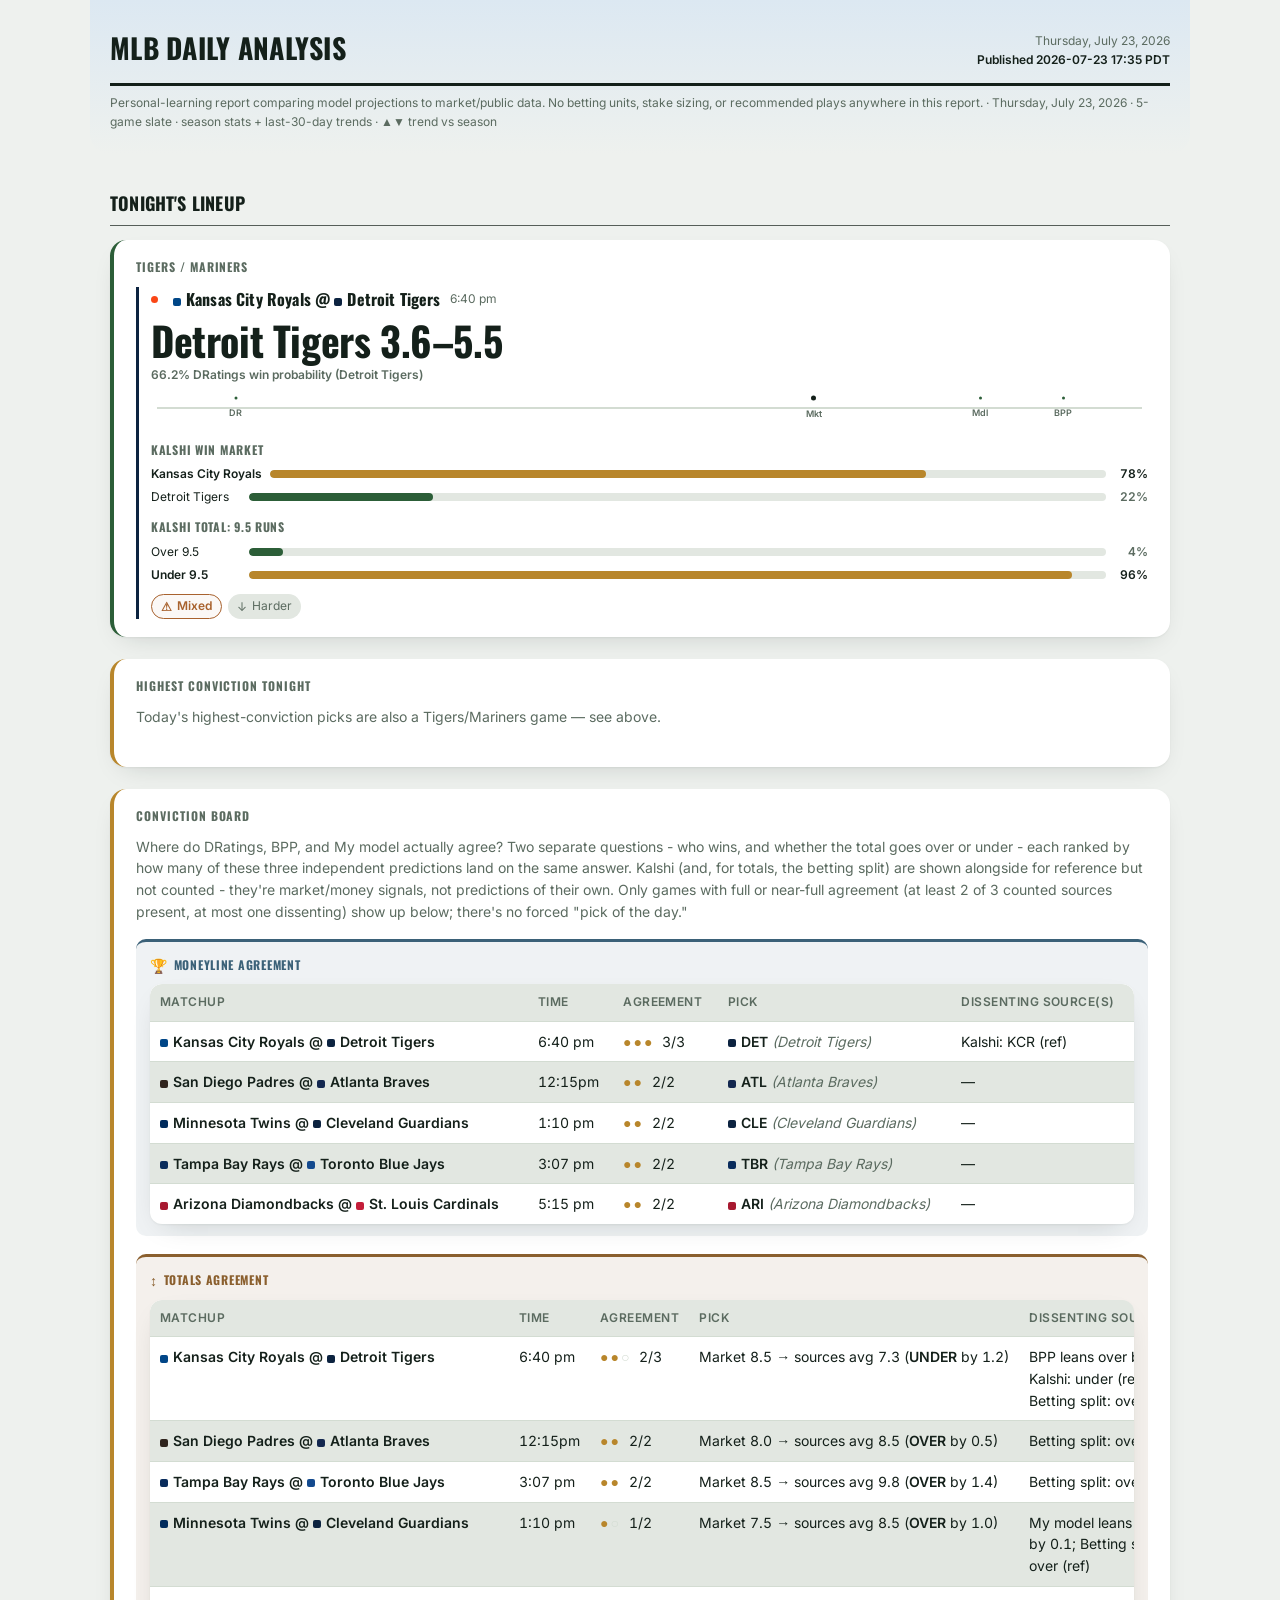
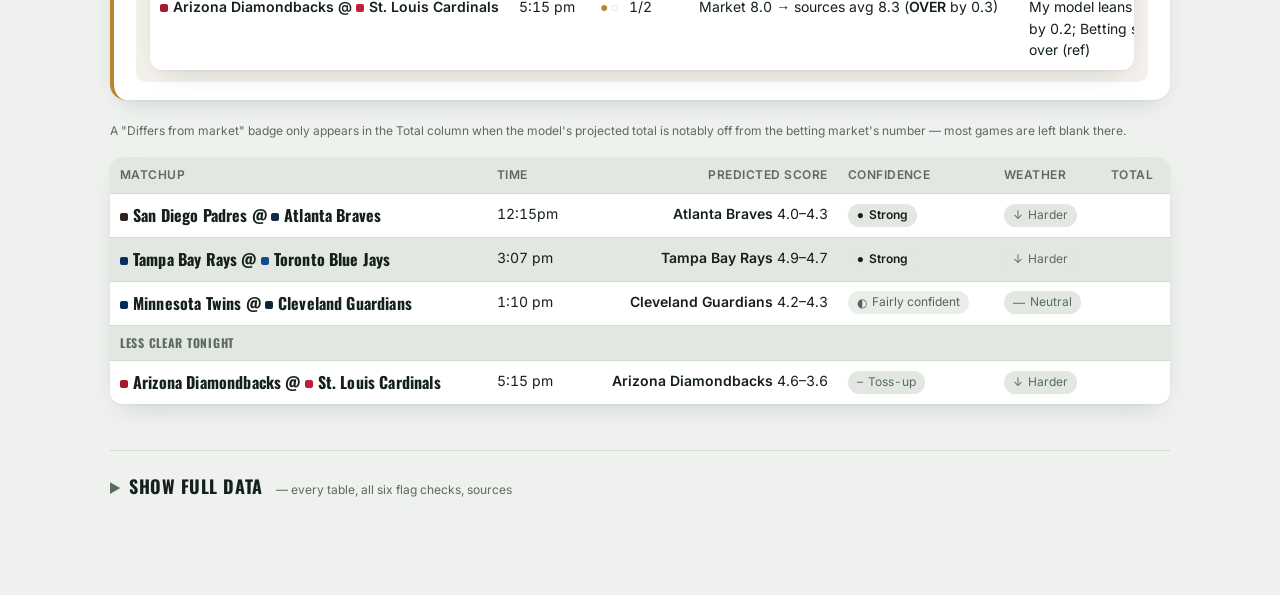
<file: docs/index.html>
<!doctype html>
<html lang="en">
<title>MLB Daily Analysis — Thursday, July 23, 2026</title>
<link rel="icon" href="favicon.ico" sizes="any">
<link rel="icon" type="image/png" sizes="32x32" href="favicon-32x32.png">
<link rel="icon" type="image/png" sizes="16x16" href="favicon-16x16.png">
<link rel="apple-touch-icon" sizes="180x180" href="apple-touch-icon.png">
<style>
@font-face { font-family: 'Inter'; font-style: normal; font-weight: 400; font-display: swap; src: url([data-uri]) format('woff2'); }
@font-face { font-family: 'Inter'; font-style: normal; font-weight: 600; font-display: swap; src: url([data-uri]) format('woff2'); }
@font-face { font-family: 'Oswald'; font-style: normal; font-weight: 500; font-display: swap; src: url([data-uri]) format('woff2'); }
@font-face { font-family: 'Oswald'; font-style: normal; font-weight: 700; font-display: swap; src: url([data-uri]) format('woff2'); }

  /* Palette: "broadcast graphic at a night game" - cool chalk/sage neutrals
     (not a warm AI-report cream), grass-green and dusk-gold as structural
     accents, clay/rust kept as the ONE reserved "pay attention" signal
     color (Mixed confidence, Differs-from-market, Conflict verdict - same
     rule as before, just extended to any future flagged badge). */
  :root {
    --bg:#eef1ee; --bg-alt:#e2e7e1; --card:#ffffff; --ink:#14201a; --muted:#5b6b60;
    --line:#d3dcd2; --accent:#a8622e; --accent-tint:rgba(168,98,46,0.045);
    --accent-2:#2c5e38; --accent-2-tint:rgba(44,94,56,0.08);
    --accent-3:#b8862b; --accent-3-tint:rgba(184,134,43,0.14);
    --sky-a:#dce8f2; --sky-b:#eef1ee;
    /* Conviction Board panel tones - two distinct NEUTRAL tones (steel-blue
       for moneyline, warm bronze for totals) so the two lists read as
       separate panels at a glance. Deliberately not team colors. */
    --panel-money:#3b6178; --panel-money-tint:rgba(59,97,120,0.08);
    --panel-totals:#8a5f2e; --panel-totals-tint:rgba(138,95,46,0.09);
    --shadow-card: 0 1px 2px rgba(20,32,26,.05), 0 10px 28px -14px rgba(20,32,26,.22);
    --font-display: 'Oswald', 'Arial Narrow', 'Helvetica Neue Condensed', sans-serif;
    --font-body: 'Inter', -apple-system, 'Segoe UI', Roboto, sans-serif;
    /* Type scale - established once here, applied consistently rather than
       ad hoc per-section sizing. Two deliberate exceptions stay outside
       this scale: large hero-stat numbers (.cg-score, .wt-temp) and the
       sparkline's micro tick labels (.spark-label), both of which are
       chart/stat elements rather than text content. */
    --fs-title: 28px;   /* page title */
    --fs-section: 18px; /* section headers (eyebrows, deep-dive summary) */
    --fs-name: 16px;    /* game/team names */
    --fs-body: 14px;    /* body/detail text */
    --fs-fine: 12px;    /* fine print (labels, captions, table chrome) */
  }
  @media (prefers-color-scheme: dark) {
    :root {
      --bg:#10140f; --bg-alt:#1a1f17; --card:#1c2118; --ink:#e9ede4; --muted:#93a08f;
      --line:#2e362a; --accent:#d99b6c; --accent-tint:rgba(217,155,108,0.07);
      --accent-2:#6fae72; --accent-2-tint:rgba(111,174,114,0.10);
      --accent-3:#d9ad4f; --accent-3-tint:rgba(217,173,79,0.14);
      --sky-a:#16243a; --sky-b:#1c2118;
      --panel-money:#7fa8c4; --panel-money-tint:rgba(127,168,196,0.10);
      --panel-totals:#c99a55; --panel-totals-tint:rgba(201,154,85,0.12);
      --shadow-card: 0 1px 2px rgba(0,0,0,.3), 0 10px 28px -14px rgba(0,0,0,.5);
    }
  }
  :root[data-theme="dark"] {
    --bg:#10140f; --bg-alt:#1a1f17; --card:#1c2118; --ink:#e9ede4; --muted:#93a08f;
    --line:#2e362a; --accent:#d99b6c; --accent-tint:rgba(217,155,108,0.07);
    --accent-2:#6fae72; --accent-2-tint:rgba(111,174,114,0.10);
    --accent-3:#d9ad4f; --accent-3-tint:rgba(217,173,79,0.14);
    --sky-a:#16243a; --sky-b:#1c2118;
    --panel-money:#7fa8c4; --panel-money-tint:rgba(127,168,196,0.10);
    --panel-totals:#c99a55; --panel-totals-tint:rgba(201,154,85,0.12);
    --shadow-card: 0 1px 2px rgba(0,0,0,.3), 0 10px 28px -14px rgba(0,0,0,.5);
  }
  :root[data-theme="light"] {
    --bg:#eef1ee; --bg-alt:#e2e7e1; --card:#ffffff; --ink:#14201a; --muted:#5b6b60;
    --line:#d3dcd2; --accent:#a8622e; --accent-tint:rgba(168,98,46,0.045);
    --accent-2:#2c5e38; --accent-2-tint:rgba(44,94,56,0.08);
    --accent-3:#b8862b; --accent-3-tint:rgba(184,134,43,0.14);
    --sky-a:#dce8f2; --sky-b:#eef1ee;
    --panel-money:#3b6178; --panel-money-tint:rgba(59,97,120,0.08);
    --panel-totals:#8a5f2e; --panel-totals-tint:rgba(138,95,46,0.09);
    --shadow-card: 0 1px 2px rgba(20,32,26,.05), 0 10px 28px -14px rgba(20,32,26,.22);
  }
  /* Tigers/Mariners real team colors - ONLY ever used as a thin left
     border + tiny accent dot on that team's own game card, never as a
     background or dominant fill. */
  :root {
    --det-navy:#0C2340; --det-orange:#FA4616;
    --sea-navy:#0C2C56; --sea-teal:#005C5C;
  }

  * { box-sizing: border-box; }
  html, body { background: var(--bg); }
  body {
    color: var(--ink);
    font-family: var(--font-body);
    /* 1100px rather than a classic ~700px prose column - this page is
       mostly cards/tables/badges, not long-form text, so the extra width
       gives the wider tables (Conviction Board, Totals Alignment) more
       room before they need to scroll, without lines in the prose
       sections getting uncomfortably long. */
    max-width: 1100px; margin: 0 auto; padding: 26px 20px 80px;
    line-height: 1.55; font-size: var(--fs-body);
    animation: fade-in 0.4s ease-out both;
  }
  @keyframes fade-in { from { opacity: 0; transform: translateY(4px); } to { opacity: 1; transform: none; } }
  @media (prefers-reduced-motion: reduce) { body { animation: none; } }

  .num { text-align: right; font-variant-numeric: tabular-nums; white-space: nowrap; }
  td, th { font-variant-numeric: tabular-nums; }
  strong { font-weight: 600; }

  /* ---------- masthead ---------- */
  /* Pale sky-to-chalk gradient band, dark text throughout in light mode -
     the "safe" version of the reference weather-app's dark hero strip.
     Dark mode gets the moodier "night game" read for free since --sky-a/b
     are already a deep navy-to-charcoal pair there. */
  .hero-band { margin: -26px -20px 28px; padding: 26px 20px 22px;
    background: linear-gradient(180deg, var(--sky-a), var(--sky-b));
    border-radius: 0 0 20px 20px; }
  .masthead { display: flex; justify-content: space-between; align-items: flex-end; gap: 16px;
    border-bottom: 3px solid var(--ink); padding-bottom: 14px; margin-bottom: 6px; flex-wrap: wrap; }
  .masthead h1 { margin: 0; font-family: var(--font-display); font-size: var(--fs-title); font-weight: 700;
    letter-spacing: 0.01em; text-transform: uppercase; text-wrap: balance; }
  .masthead .meta { text-align: right; color: var(--muted); font-size: var(--fs-fine); line-height: 1.6; }
  .masthead .meta strong { display: block; color: var(--ink); font-size: var(--fs-fine); font-weight: 600; }
  .disclaimer-strip { color: var(--muted); font-size: var(--fs-fine); margin: 8px 0 0; }
  .hero-band .disclaimer-strip:last-child { margin-bottom: 0; }

  /* ---------- section labels ---------- */
  .eyebrow { margin: 36px 0 14px; }
  .eyebrow .label { font-family: var(--font-display); font-size: var(--fs-section); font-weight: 700;
    letter-spacing: 0.01em; text-transform: uppercase; color: var(--ink); }
  .eyebrow .sub { display: block; color: var(--muted); font-size: var(--fs-fine); font-family: var(--font-body);
    font-weight: 400; margin-top: 2px; }
  .eyebrow .rule { display: block; height: 1px; background: var(--ink); margin-top: 8px; opacity: 0.7; }
  .deep-dive .eyebrow .label { font-size: var(--fs-section); }

  /* ---------- prose (Tonight's Lineup) ---------- */
  .prose p { margin: 0 0 10px; font-size: var(--fs-body); }
  .g-row { display: inline-flex; align-items: center; flex-wrap: wrap; gap: 9px; }
  .g-head { font-family: var(--font-display); font-weight: 700; letter-spacing: 0.01em; font-size: var(--fs-name); }
  .g-time { color: var(--muted); font-size: var(--fs-fine); font-weight: 400; font-family: var(--font-body); }
  .muted { font-weight: 400; color: var(--muted); font-style: italic; }

  /* small team-identifier chip - a dot of the team's real primary color
     right before its name, everywhere a team name/abbrev appears. Just an
     identifier, not a background wash - kept small and subtle on purpose. */
  .team-chip { display: inline-block; width: 8px; height: 8px; border-radius: 2px;
    margin-right: 5px; vertical-align: middle; flex: none; }

  /* status badges: icon + word together, always legible on their own -
     color is reserved for the two things that should visually pop
     (Mixed confidence, Differs-from-market total); everything else stays
     calm/neutral so routine games don't compete for attention. No emoji
     glyphs are used in badges - only plain Unicode symbols with reliable
     text-glyph fallback, to avoid the tofu-box rendering risk emoji can hit. */
  .badge { display: inline-flex; align-items: center; gap: 5px; padding: 3px 9px;
    border-radius: 20px; font-size: var(--fs-fine); font-weight: 600; white-space: nowrap; line-height: 1.4; }
  .badge-icon { font-size: var(--fs-fine); line-height: 1; }
  .badge-confidence { background: var(--bg-alt); color: var(--ink); }
  .badge-confidence.conf-fair { opacity: 0.7; font-weight: 500; }
  .badge-confidence.conf-tossup { color: var(--muted); font-weight: 500; }
  .badge-confidence.conf-mixed { background: var(--accent-tint); color: var(--accent);
    border: 1px solid var(--accent); font-weight: 700; }
  .badge-weather { background: var(--bg-alt); color: var(--muted); font-weight: 500; }
  .badge-flag { background: var(--accent-tint); color: var(--accent); border: 1px solid var(--accent); font-weight: 700; }

  .icon-legend { font-size: var(--fs-fine); color: var(--muted); margin: 0 0 16px; }

  .stale-banner { background: var(--accent-tint); border: 1px solid var(--accent); color: var(--accent);
    border-radius: 4px; padding: 10px 14px; font-size: var(--fs-body); margin: 14px 0 0; }
  .hero-band .stale-banner:last-child { margin-bottom: 0; }

  /* Hero cards: elevated surface, rounded, soft shadow - the "broadcast
     graphic" card language. Left-rule color is the only difference between
     the two (grass for the Tigers/Mariners spotlight, gold for the
     Conviction Board) - both are structural accents, not "pay attention"
     signals, so they stay distinct from --accent (clay), which is reserved
     for Mixed/Conflict/Differs-from-market. */
  .hero-card { background: var(--card); border-radius: 16px; box-shadow: var(--shadow-card);
    padding: 18px 22px; margin-bottom: 22px; border-left: 4px solid var(--accent-2); }
  .hero-card.conviction { border-left-color: var(--accent-3); }
  .hero-card .kicker { font-family: var(--font-display); font-size: var(--fs-fine); font-weight: 700;
    letter-spacing: 0.08em; text-transform: uppercase; color: var(--muted); margin-bottom: 10px; }
  .also-note { font-size: var(--fs-body); color: var(--muted); margin: 0 0 22px; }

  .callout-game { padding-left: 12px; border-left: 3px solid transparent; }
  .callout-game + .callout-game { margin-top: 18px; padding-top: 18px; border-top: 1px solid var(--line); }
  /* Tigers/Mariners real team colors - thin left border only, per team,
     never a background or dominant fill (see :root vars above). */
  .callout-game.team-det { border-left-color: var(--det-navy); }
  .callout-game.team-sea { border-left-color: var(--sea-navy); }
  .callout-game .team-dot { display: inline-block; width: 7px; height: 7px; border-radius: 50%; margin-right: 6px; }
  .callout-game.team-det .team-dot { background: var(--det-orange); }
  .callout-game.team-sea .team-dot { background: var(--sea-teal); }
  .cg-score { font-family: var(--font-display); font-weight: 700; font-variant-numeric: tabular-nums;
    letter-spacing: -0.01em; margin: 6px 0 4px; font-size: 40px; line-height: 1.1; } /* hero stat, outside type scale */
  .cg-score strong { font-weight: 700; }
  .cg-pct { font-family: var(--font-body); font-size: var(--fs-fine); font-weight: 600; color: var(--muted);
    margin: 0 0 10px; }
  .cg-badges { display: flex; flex-wrap: wrap; gap: 6px; margin-top: 10px; }
  .cg-note { font-size: var(--fs-body); color: var(--muted); margin-top: 10px; }

  /* Conviction Board: two independently-ranked tables (moneyline agreement,
     totals agreement) - dots make the agreement count scannable at a
     glance, the Dissenting column spells out exactly which sources
     agree/dissent so "conviction" is never asserted without showing its
     reasoning. Each table gets its own panel treatment (top border + tint
     + icon) using --panel-money/--panel-totals, two neutral tones distinct
     from any team color, so the two questions ("who wins" vs.
     "over/under") read as separate panels even on a quick scroll. Stacked
     full-width (not side-by-side) since a 5-column table needs more room
     than the old card layout did. */
  .board-grid { display: grid; grid-template-columns: 1fr; gap: 18px; }
  /* min-width:0 overrides the grid item default of min-width:auto - without
     it, .board-col would stretch to the table's full content width instead
     of letting .table-wrap's overflow-x:auto scroll internally. */
  .board-col { min-width: 0; border-radius: 10px; padding: 14px 14px 4px; border-top: 3px solid var(--line); }
  .board-col.money { border-top-color: var(--panel-money); background: var(--panel-money-tint); }
  .board-col.totals { border-top-color: var(--panel-totals); background: var(--panel-totals-tint); }
  .board-col .board-heading { display: flex; align-items: center; gap: 6px; font-family: var(--font-display);
    font-size: var(--fs-fine); font-weight: 700; letter-spacing: 0.06em; text-transform: uppercase;
    color: var(--muted); margin-bottom: 10px; }
  .board-col.money .board-heading { color: var(--panel-money); }
  .board-col.totals .board-heading { color: var(--panel-totals); }
  .board-heading .bh-icon { font-size: 14px; line-height: 1; }
  .board-dots { letter-spacing: 2px; font-size: var(--fs-body); }
  .board-dots .dot-on { color: var(--accent-3); }
  .board-dots .dot-off { color: var(--line); }

  /* Sparkline: totals-runs ticks (DRatings/BPP/Model/Market) on one line,
     each positioned by its precomputed 0-100 x (see _totals_sparkline in
     build.py) - plain positioned divs rather than an SVG viewBox, so it
     stays pixel-accurate at any card width with no scaling math to get wrong. */
  .spark { position: relative; height: 30px; margin: 14px 6px 4px; }
  .spark::before { content: ""; position: absolute; left: 0; right: 0; top: 8px; height: 2px; background: var(--line); }
  .spark-tick { position: absolute; top: 8px; transform: translate(-50%, -50%);
    display: flex; flex-direction: column; align-items: center; }
  .spark-dot { width: 7px; height: 7px; border-radius: 50%; background: var(--accent-2); border: 2px solid var(--card); }
  .spark-tick.is-market .spark-dot { background: var(--ink); width: 9px; height: 9px; }
  .spark-label { font-family: var(--font-body); font-size: 9px; font-weight: 600; color: var(--muted);
    margin-top: 4px; white-space: nowrap; } /* sparkline micro tick, outside type scale */

  /* Probability bars: Kalshi's real-money market odds, in the same visual
     language as the reference weather-app's bracket list - grass fill for
     ordinary rows, gold fill + bold label for whichever side the market
     currently favors. Reused compact in hero cards and (smaller, "sm") in
     the deep-dive Market Probabilities table. */
  .prob-bar-list { margin-top: 12px; }
  .prob-bar-kicker { font-family: var(--font-display); font-size: var(--fs-fine); font-weight: 700;
    text-transform: uppercase; letter-spacing: 0.06em; color: var(--muted); margin-bottom: 6px; }
  .prob-row { display: flex; align-items: center; gap: 8px; margin: 4px 0; font-size: var(--fs-fine); }
  .prob-label { flex: 0 0 auto; min-width: 90px; max-width: 160px; overflow: hidden; text-overflow: ellipsis;
    white-space: nowrap; color: var(--ink); }
  .prob-row.is-top .prob-label { font-weight: 700; }
  .prob-bar-track { flex: 1 1 auto; height: 8px; background: var(--bg-alt); border-radius: 6px; overflow: hidden; }
  .prob-bar-track.sm { height: 6px; }
  .prob-bar-fill { display: block; height: 100%; background: var(--accent-2); border-radius: 6px; }
  .prob-row.is-top .prob-bar-fill { background: var(--accent-3); }
  .prob-pct { flex: 0 0 auto; width: 34px; text-align: right; font-variant-numeric: tabular-nums;
    font-weight: 600; color: var(--muted); }
  .prob-row.is-top .prob-pct { color: var(--ink); }
  .cell-bar-row { display: flex; align-items: center; gap: 6px; font-size: var(--fs-fine); margin: 3px 0; min-width: 140px; }
  .cell-bar-row .cell-bar-label { flex: 0 0 26px; font-weight: 600; color: var(--muted); }
  .cell-bar-row .cell-bar-pct { flex: 0 0 30px; text-align: right; font-variant-numeric: tabular-nums; color: var(--muted); }

  /* ---------- Kalshi Market Depth ---------- */
  .depth-block { margin-bottom: 18px; }
  .depth-block:last-of-type { margin-bottom: 0; }
  .depth-block-label { font-family: var(--font-display); font-size: var(--fs-fine); font-weight: 700;
    text-transform: uppercase; letter-spacing: 0.03em; color: var(--muted); margin-bottom: 8px; }
  .depth-row { display: flex; align-items: center; gap: 10px; padding: 7px 0; border-top: 1px solid var(--line); font-size: var(--fs-body); }
  .depth-block .depth-row:first-of-type { border-top: none; }
  .depth-name { flex: 1 1 auto; font-weight: 600; display: flex; align-items: center; }
  .depth-pct { flex: 0 0 42px; text-align: right; font-weight: 700; font-variant-numeric: tabular-nums; }
  .depth-bidask { flex: 0 0 auto; font-size: var(--fs-fine); color: var(--muted); font-variant-numeric: tabular-nums; white-space: nowrap; }
  .thin-tag { flex: 0 0 auto; font-size: var(--fs-fine); font-weight: 700; padding: 1px 7px; border-radius: 20px;
    background: var(--accent-tint); color: var(--accent); border: 1px solid var(--accent); }
  .depth-stat { display: flex; align-items: baseline; gap: 8px; margin-top: 8px; padding-top: 8px; border-top: 1px dashed var(--line); }
  .depth-stat-value { font-family: var(--font-display); font-size: var(--fs-name); font-weight: 700; }
  .depth-stat-label { font-size: var(--fs-fine); color: var(--muted); }

  .tonight-table th.num, .tonight-table td.num { text-align: right; }
  .tonight-table tbody tr.section-row td { background: var(--bg-alt); font-family: var(--font-display);
    font-size: var(--fs-fine); font-weight: 700; letter-spacing: 0.06em; text-transform: uppercase; color: var(--muted);
    border-bottom: 1px solid var(--line); padding: 8px 10px; }
  .tonight-table tbody tr.section-row:hover { background: var(--bg-alt); }

  .divider { border: none; border-top: 1px solid var(--line); margin: 46px 0 8px; }

  /* ---------- deep dive ---------- */
  details.deep-dive summary { font-family: var(--font-display); font-size: var(--fs-section); font-weight: 700;
    letter-spacing: 0.03em; text-transform: uppercase; cursor: pointer; padding: 14px 0; color: var(--ink); }
  details.deep-dive summary::marker { color: var(--muted); }
  details.deep-dive summary .hint { font-family: var(--font-body); text-transform: none; font-weight: 400;
    color: var(--muted); font-size: var(--fs-fine); letter-spacing: normal; margin-left: 8px; }

  .jump-nav { display: flex; flex-wrap: wrap; gap: 6px 0; margin: 10px 0 6px; padding: 12px 14px;
    background: var(--card); border-radius: 10px; box-shadow: var(--shadow-card); font-size: var(--fs-fine); }
  .jump-nav a { color: var(--ink); text-decoration: none; padding: 2px 10px; border-right: 1px solid var(--line); }
  .jump-nav a:last-child { border-right: none; }
  .jump-nav a:hover { color: var(--accent); }

  .card { padding: 2px 0 4px; font-size: var(--fs-body); }
  .card.boxed { background: var(--card); border: 1px solid var(--line); border-radius: 10px; padding: 14px 16px;
    box-shadow: var(--shadow-card); }

  /* Dense data tables stay tables (a 15-row card grid doesn't scan the way
     a table does) - just get a rounded elevated "panel" chrome and zebra
     striping so they read as part of the same card-based system as the
     hero cards above, rather than looking like a leftover plain-HTML table. */
  .table-wrap { overflow-x: auto; margin: 4px 0 8px; background: var(--card); border-radius: 12px;
    box-shadow: var(--shadow-card); }
  table { border-collapse: collapse; width: 100%; font-size: var(--fs-body); }
  th, td { padding: 9px 10px; text-align: left; vertical-align: top; border-bottom: 1px solid var(--line); }
  thead th { font-weight: 600; font-size: var(--fs-fine); text-transform: uppercase; letter-spacing: 0.04em;
    color: var(--muted); background: var(--bg-alt); border-bottom: 1px solid var(--line); white-space: nowrap; }
  thead th:first-child { border-top-left-radius: 12px; }
  thead th:last-child { border-top-right-radius: 12px; }
  tbody tr:nth-child(even) { background: var(--bg-alt); }
  tbody tr:hover { background: var(--accent-2-tint); }
  tbody tr:last-child td { border-bottom: none; }
  tbody tr:last-child td:first-child { border-bottom-left-radius: 12px; }
  tbody tr:last-child td:last-child { border-bottom-right-radius: 12px; }

  /* the ONE accent color: flag trigger labels and "Conflict" verdicts only -
     Tigers/Mariners now use their own real team colors (see .callout-game.team-*
     above), not this shared accent. */
  .dot { display: inline-block; width: 7px; height: 7px; border-radius: 50%; margin-right: 7px;
    background: var(--accent); flex-shrink: 0; position: relative; top: 5px; }
  .dot-quiet { background: var(--line); }
  .flag-line { display: flex; align-items: flex-start; margin: 7px 0; }
  .flag-text { display: block; }
  .flag-text .tag-mini { display: block; font-size: var(--fs-fine); font-weight: 700; text-transform: uppercase;
    letter-spacing: 0.05em; color: var(--accent); margin-bottom: 2px; }
  .flag-text .detail-main { display: block; color: var(--ink); font-size: var(--fs-body); }

  .prediction-line { font-size: var(--fs-body); margin: 6px 0 2px; }
  .prediction-line .src { color: var(--muted); font-size: var(--fs-fine); font-weight: 400; text-transform: uppercase; letter-spacing: 0.03em; }
  .no-prediction { color: var(--muted); font-style: italic; font-size: var(--fs-body); }

  .weather-grid { display: grid; grid-template-columns: repeat(auto-fill, minmax(150px, 1fr)); gap: 10px; margin: 10px 0 8px; }
  .weather-tile { background: var(--card); border-radius: 10px; box-shadow: var(--shadow-card); padding: 12px 13px; }
  .weather-tile .wt-matchup { font-family: var(--font-display); font-weight: 700; font-size: var(--fs-name); margin-bottom: 6px; }
  .weather-tile .wt-main { display: flex; align-items: baseline; gap: 8px; }
  .weather-tile .wt-icon { font-size: 22px; line-height: 1; }
  .weather-tile .wt-temp { font-size: 20px; font-weight: 700; font-variant-numeric: tabular-nums; } /* hero stat, outside type scale */
  .weather-tile .wt-cond { color: var(--muted); font-size: var(--fs-fine); }
  .weather-tile .wt-effect { font-size: var(--fs-body); margin-top: 6px; padding-top: 6px; border-top: 1px solid var(--line); }

  .glossary dt { font-weight: 600; }
  .glossary dl { display: grid; grid-template-columns: 110px 1fr; gap: 7px 14px; margin: 0; font-size: var(--fs-body); }

  .sources { list-style: none; margin: 0; padding: 0; }
  .sources li { padding: 8px 0; border-bottom: 1px solid var(--line); }
  .sources li:last-child { border-bottom: none; }
  .sources .src-name { font-weight: 600; display: inline-block; min-width: 150px; }

  .verdict { display: flex; align-items: center; font-weight: 600; }
  .verdict.no { color: var(--accent); }
  .verdict.yes { color: var(--muted); font-weight: 400; }

  .snippet { font-style: italic; color: var(--muted); }
  a { color: var(--ink); }
  .final-note { margin-top: 50px; padding-top: 16px; border-top: 1px solid var(--line); font-size: var(--fs-fine); color: var(--muted); }
</style>





























<div class="hero-band">
<div class="masthead">
  <h1>MLB Daily Analysis</h1>
  <div class="meta">Thursday, July 23, 2026<strong>Published 2026-07-23 17:35 PDT</strong></div>
</div>
<div class="disclaimer-strip">Personal-learning report comparing model projections to market/public data. No betting units, stake sizing, or recommended plays anywhere in this report. · Thursday, July 23, 2026 · 5-game slate · season stats + last-30-day trends · ▲▼ trend vs season</div>

</div>

<div class="eyebrow"><span class="label">Tonight's Lineup</span><span class="rule"></span></div>
<div class="prose">


<div class="hero-card">
  <div class="kicker">Tigers / Mariners</div>
  
  
  <div class="callout-game team-det">
    <div class="g-row"><span class="team-dot"></span><span class="g-head"><span class="team-chip" style="background:#004687" title="KCR"></span>Kansas City Royals @ <span class="team-chip" style="background:#0C2340" title="DET"></span>Detroit Tigers</span> <span class="g-time">6:40 pm</span></div>
    <div class="cg-score">
<strong>Detroit Tigers</strong> 3.6–5.5
</div>
    



<div class="cg-pct">66.2% DRatings win probability (Detroit Tigers)</div>


    

<div class="spark" title="Projected total runs: DR 7.1, BPP 9.1, Mdl 8.9, Mkt 8.5">
<div class="spark-tick" style="left:8.0%"><span class="spark-dot"></span><span class="spark-label">DR</span></div><div class="spark-tick" style="left:92.0%"><span class="spark-dot"></span><span class="spark-label">BPP</span></div><div class="spark-tick" style="left:83.6%"><span class="spark-dot"></span><span class="spark-label">Mdl</span></div><div class="spark-tick is-market" style="left:66.7%"><span class="spark-dot"></span><span class="spark-label">Mkt</span></div>
</div>


    

<div class="prob-bar-list">
  <div class="prob-bar-kicker">Kalshi win market</div>
  
<div class="prob-row is-top">
  <span class="prob-label">Kansas City Royals</span>
  <span class="prob-bar-track"><span class="prob-bar-fill" style="width:78.5%"></span></span>
  <span class="prob-pct">78%</span>
</div>

  
<div class="prob-row">
  <span class="prob-label">Detroit Tigers</span>
  <span class="prob-bar-track"><span class="prob-bar-fill" style="width:21.5%"></span></span>
  <span class="prob-pct">22%</span>
</div>

</div>



<div class="prob-bar-list">
  <div class="prob-bar-kicker">Kalshi total: 9.5 runs</div>
  
<div class="prob-row">
  <span class="prob-label">Over 9.5</span>
  <span class="prob-bar-track"><span class="prob-bar-fill" style="width:4.0%"></span></span>
  <span class="prob-pct">4%</span>
</div>

  
<div class="prob-row is-top">
  <span class="prob-label">Under 9.5</span>
  <span class="prob-bar-track"><span class="prob-bar-fill" style="width:96.0%"></span></span>
  <span class="prob-pct">96%</span>
</div>

</div>


    <div class="cg-badges">

<span class="badge badge-confidence conf-mixed" title="mixed signals"><span class="badge-icon">⚠</span>Mixed</span>
<span class="badge badge-weather" title="Weather makes scoring a bit harder"><span class="badge-icon">↓</span>Harder</span>

</div>
  </div>
  
</div>





<div class="hero-card conviction">
  <div class="kicker">Highest conviction tonight</div>
  
  <div class="also-note">Today's highest-conviction picks are also a Tigers/Mariners game — see above.</div>
  
</div>


<div class="hero-card conviction">
  <div class="kicker">Conviction Board</div>
  <div class="also-note" style="margin-bottom:16px">Where do DRatings, BPP, and My model actually agree? Two separate questions - who wins, and whether the total goes over or under - each ranked by how many of these three independent predictions land on the same answer. Kalshi (and, for totals, the betting split) are shown alongside for reference but not counted - they're market/money signals, not predictions of their own. Only games with full or near-full agreement (at least 2 of 3 counted sources present, at most one dissenting) show up below; there's no forced "pick of the day."</div>
  <div class="board-grid">
    <div class="board-col money">
      <div class="board-heading"><span class="bh-icon">🏆</span>Moneyline agreement</div>
      
      <div class="table-wrap"><table>
      <thead><tr><th>Matchup</th><th>Time</th><th>Agreement</th><th>Pick</th><th>Dissenting source(s)</th></tr></thead>
      <tbody>
      
<tr>
  <td style="font-weight:600; white-space:nowrap"><span class="team-chip" style="background:#004687" title="KCR"></span>Kansas City Royals @ <span class="team-chip" style="background:#0C2340" title="DET"></span>Detroit Tigers</td>
  <td style="white-space:nowrap">6:40 pm</td>
  <td style="white-space:nowrap">
<span class="board-dots"><span class="dot-on">●</span><span class="dot-on">●</span><span class="dot-on">●</span></span>
<span style="margin-left:4px">3/3</span></td>
  <td style="white-space:nowrap"><span class="team-chip" style="background:#0C2340" title="DET"></span><strong>DET</strong> <span class="muted">(Detroit Tigers)</span></td>
  <td>
    
    
    
    Kalshi: KCR (ref)
  </td>
</tr>

<tr>
  <td style="font-weight:600; white-space:nowrap"><span class="team-chip" style="background:#2F241D" title="SDP"></span>San Diego Padres @ <span class="team-chip" style="background:#13274F" title="ATL"></span>Atlanta Braves</td>
  <td style="white-space:nowrap">12:15pm</td>
  <td style="white-space:nowrap">
<span class="board-dots"><span class="dot-on">●</span><span class="dot-on">●</span></span>
<span style="margin-left:4px">2/2</span></td>
  <td style="white-space:nowrap"><span class="team-chip" style="background:#13274F" title="ATL"></span><strong>ATL</strong> <span class="muted">(Atlanta Braves)</span></td>
  <td>
    
    
    
    —
  </td>
</tr>

<tr>
  <td style="font-weight:600; white-space:nowrap"><span class="team-chip" style="background:#002B5C" title="MIN"></span>Minnesota Twins @ <span class="team-chip" style="background:#0C2340" title="CLE"></span>Cleveland Guardians</td>
  <td style="white-space:nowrap">1:10 pm</td>
  <td style="white-space:nowrap">
<span class="board-dots"><span class="dot-on">●</span><span class="dot-on">●</span></span>
<span style="margin-left:4px">2/2</span></td>
  <td style="white-space:nowrap"><span class="team-chip" style="background:#0C2340" title="CLE"></span><strong>CLE</strong> <span class="muted">(Cleveland Guardians)</span></td>
  <td>
    
    
    
    —
  </td>
</tr>

<tr>
  <td style="font-weight:600; white-space:nowrap"><span class="team-chip" style="background:#092C5C" title="TBR"></span>Tampa Bay Rays @ <span class="team-chip" style="background:#134A8E" title="TOR"></span>Toronto Blue Jays</td>
  <td style="white-space:nowrap">3:07 pm</td>
  <td style="white-space:nowrap">
<span class="board-dots"><span class="dot-on">●</span><span class="dot-on">●</span></span>
<span style="margin-left:4px">2/2</span></td>
  <td style="white-space:nowrap"><span class="team-chip" style="background:#092C5C" title="TBR"></span><strong>TBR</strong> <span class="muted">(Tampa Bay Rays)</span></td>
  <td>
    
    
    
    —
  </td>
</tr>

<tr>
  <td style="font-weight:600; white-space:nowrap"><span class="team-chip" style="background:#A71930" title="ARI"></span>Arizona Diamondbacks @ <span class="team-chip" style="background:#C41E3A" title="STL"></span>St. Louis Cardinals</td>
  <td style="white-space:nowrap">5:15 pm</td>
  <td style="white-space:nowrap">
<span class="board-dots"><span class="dot-on">●</span><span class="dot-on">●</span></span>
<span style="margin-left:4px">2/2</span></td>
  <td style="white-space:nowrap"><span class="team-chip" style="background:#A71930" title="ARI"></span><strong>ARI</strong> <span class="muted">(Arizona Diamondbacks)</span></td>
  <td>
    
    
    
    —
  </td>
</tr>

      </tbody>
      </table></div>
      
    </div>
    <div class="board-col totals">
      <div class="board-heading"><span class="bh-icon">↕</span>Totals agreement</div>
      
      <div class="table-wrap"><table>
      <thead><tr><th>Matchup</th><th>Time</th><th>Agreement</th><th>Pick</th><th>Dissenting source(s)</th></tr></thead>
      <tbody>
      
<tr>
  <td style="font-weight:600; white-space:nowrap"><span class="team-chip" style="background:#004687" title="KCR"></span>Kansas City Royals @ <span class="team-chip" style="background:#0C2340" title="DET"></span>Detroit Tigers</td>
  <td style="white-space:nowrap">6:40 pm</td>
  <td style="white-space:nowrap">
<span class="board-dots"><span class="dot-on">●</span><span class="dot-on">●</span><span class="dot-off">○</span></span>
<span style="margin-left:4px">2/3</span></td>
  <td style="white-space:nowrap">
    
    Market 8.5 → sources avg 7.3 (<strong>UNDER</strong> by 1.2)
    
  </td>
  <td>
    
    
    
    BPP leans over by 0.6; Kalshi: under (ref); Betting split: over (ref)
  </td>
</tr>

<tr>
  <td style="font-weight:600; white-space:nowrap"><span class="team-chip" style="background:#2F241D" title="SDP"></span>San Diego Padres @ <span class="team-chip" style="background:#13274F" title="ATL"></span>Atlanta Braves</td>
  <td style="white-space:nowrap">12:15pm</td>
  <td style="white-space:nowrap">
<span class="board-dots"><span class="dot-on">●</span><span class="dot-on">●</span></span>
<span style="margin-left:4px">2/2</span></td>
  <td style="white-space:nowrap">
    
    Market 8.0 → sources avg 8.5 (<strong>OVER</strong> by 0.5)
    
  </td>
  <td>
    
    
    
    Betting split: over (ref)
  </td>
</tr>

<tr>
  <td style="font-weight:600; white-space:nowrap"><span class="team-chip" style="background:#092C5C" title="TBR"></span>Tampa Bay Rays @ <span class="team-chip" style="background:#134A8E" title="TOR"></span>Toronto Blue Jays</td>
  <td style="white-space:nowrap">3:07 pm</td>
  <td style="white-space:nowrap">
<span class="board-dots"><span class="dot-on">●</span><span class="dot-on">●</span></span>
<span style="margin-left:4px">2/2</span></td>
  <td style="white-space:nowrap">
    
    Market 8.5 → sources avg 9.8 (<strong>OVER</strong> by 1.4)
    
  </td>
  <td>
    
    
    
    Betting split: over (ref)
  </td>
</tr>

<tr>
  <td style="font-weight:600; white-space:nowrap"><span class="team-chip" style="background:#002B5C" title="MIN"></span>Minnesota Twins @ <span class="team-chip" style="background:#0C2340" title="CLE"></span>Cleveland Guardians</td>
  <td style="white-space:nowrap">1:10 pm</td>
  <td style="white-space:nowrap">
<span class="board-dots"><span class="dot-on">●</span><span class="dot-off">○</span></span>
<span style="margin-left:4px">1/2</span></td>
  <td style="white-space:nowrap">
    
    Market 7.5 → sources avg 8.5 (<strong>OVER</strong> by 1.0)
    
  </td>
  <td>
    
    
    
    My model leans under by 0.1; Betting split: over (ref)
  </td>
</tr>

<tr>
  <td style="font-weight:600; white-space:nowrap"><span class="team-chip" style="background:#A71930" title="ARI"></span>Arizona Diamondbacks @ <span class="team-chip" style="background:#C41E3A" title="STL"></span>St. Louis Cardinals</td>
  <td style="white-space:nowrap">5:15 pm</td>
  <td style="white-space:nowrap">
<span class="board-dots"><span class="dot-on">●</span><span class="dot-off">○</span></span>
<span style="margin-left:4px">1/2</span></td>
  <td style="white-space:nowrap">
    
    Market 8.0 → sources avg 8.3 (<strong>OVER</strong> by 0.3)
    
  </td>
  <td>
    
    
    
    My model leans under by 0.2; Betting split: over (ref)
  </td>
</tr>

      </tbody>
      </table></div>
      
    </div>
  </div>
</div>


<div class="icon-legend">A "Differs from market" badge only appears in the Total column when the model's projected total is notably off from the betting market's number — most games are left blank there.</div>
<div class="table-wrap"><table class="tonight-table">
<thead><tr><th>Matchup</th><th>Time</th><th class="num">Predicted Score</th><th>Confidence</th><th>Weather</th><th>Total</th></tr></thead>
<tbody>

<tr>
<td><span class="g-head"><span class="team-chip" style="background:#2F241D" title="SDP"></span>San Diego Padres @ <span class="team-chip" style="background:#13274F" title="ATL"></span>Atlanta Braves</span></td>
<td style="white-space:nowrap">12:15pm</td>
<td class="num">
<strong>Atlanta Braves</strong> 4.0–4.3
</td>
<td><span class="badge badge-confidence conf-strong" title="strong consensus"><span class="badge-icon">●</span>Strong</span></td>
<td><span class="badge badge-weather" title="Weather makes scoring a bit harder"><span class="badge-icon">↓</span>Harder</span></td>
<td></td>
</tr>

<tr>
<td><span class="g-head"><span class="team-chip" style="background:#092C5C" title="TBR"></span>Tampa Bay Rays @ <span class="team-chip" style="background:#134A8E" title="TOR"></span>Toronto Blue Jays</span></td>
<td style="white-space:nowrap">3:07 pm</td>
<td class="num">
<strong>Tampa Bay Rays</strong> 4.9–4.7
</td>
<td><span class="badge badge-confidence conf-strong" title="strong consensus"><span class="badge-icon">●</span>Strong</span></td>
<td><span class="badge badge-weather" title="Weather makes scoring a bit harder"><span class="badge-icon">↓</span>Harder</span></td>
<td></td>
</tr>

<tr>
<td><span class="g-head"><span class="team-chip" style="background:#002B5C" title="MIN"></span>Minnesota Twins @ <span class="team-chip" style="background:#0C2340" title="CLE"></span>Cleveland Guardians</span></td>
<td style="white-space:nowrap">1:10 pm</td>
<td class="num">
<strong>Cleveland Guardians</strong> 4.2–4.3
</td>
<td><span class="badge badge-confidence conf-fair" title="fairly confident pick"><span class="badge-icon">◐</span>Fairly confident</span></td>
<td><span class="badge badge-weather" title="Weather close to a neutral effect on scoring"><span class="badge-icon">—</span>Neutral</span></td>
<td></td>
</tr>


<tr class="section-row"><td colspan="6">Less clear tonight</td></tr>

<tr>
<td><span class="g-head"><span class="team-chip" style="background:#A71930" title="ARI"></span>Arizona Diamondbacks @ <span class="team-chip" style="background:#C41E3A" title="STL"></span>St. Louis Cardinals</span></td>
<td style="white-space:nowrap">5:15 pm</td>
<td class="num">
<strong>Arizona Diamondbacks</strong> 4.6–3.6
</td>
<td><span class="badge badge-confidence conf-tossup" title="not much consensus"><span class="badge-icon">–</span>Toss-up</span></td>
<td><span class="badge badge-weather" title="Weather makes scoring notably harder"><span class="badge-icon">↓</span>Harder</span></td>
<td></td>
</tr>


</tbody>
</table></div>


</div>

<hr class="divider">

<details class="deep-dive">
<summary>Show full data <span class="hint">— every table, all six flag checks, sources</span></summary>

<div class="jump-nav">
  <a href="#dd-slate">Slate</a>
  <a href="#dd-weather">Weather</a>
  <a href="#dd-flags">Flags</a>
  <a href="#dd-alignment">Alignment</a>
  <a href="#dd-totals">Totals</a>
  <a href="#dd-kalshi">Market Probabilities</a>
  <a href="#dd-kalshi-depth">Market Depth</a>
  <a href="#dd-predictions">Predictions</a>
  <a href="#dd-track-record">Track Record</a>
  <a href="#dd-sources-summary">Source summary</a>
  <a href="#dd-reddit">Reddit</a>
  <a href="#dd-glossary">Glossary</a>
  <a href="#dd-sources">Sources</a>
</div>

<div class="eyebrow" id="dd-slate"><span class="label">Today's Slate</span><span class="rule"></span></div>
<div class="table-wrap"><table>
<thead><tr><th>Matchup</th><th>Time</th><th>Venue</th><th>Away Pitcher</th><th>Home Pitcher</th></tr></thead>
<tbody>

<tr><td style="font-weight:600; white-space:nowrap"><span class="team-chip" style="background:#2F241D" title="SDP"></span>SDP @ <span class="team-chip" style="background:#13274F" title="ATL"></span>ATL</td><td>12:15pm</td><td>Truist</td><td>G. Canning</td><td>C. Sale</td></tr>

<tr><td style="font-weight:600; white-space:nowrap"><span class="team-chip" style="background:#002B5C" title="MIN"></span>MIN @ <span class="team-chip" style="background:#0C2340" title="CLE"></span>CLE</td><td>1:10 pm</td><td>Progressive</td><td>T. Bradley</td><td>G. Williams</td></tr>

<tr><td style="font-weight:600; white-space:nowrap"><span class="team-chip" style="background:#092C5C" title="TBR"></span>TBR @ <span class="team-chip" style="background:#134A8E" title="TOR"></span>TOR</td><td>3:07 pm</td><td>Rogers Centre</td><td>I. Seymour</td><td>S. Bieber</td></tr>

<tr><td style="font-weight:600; white-space:nowrap"><span class="team-chip" style="background:#A71930" title="ARI"></span>ARI @ <span class="team-chip" style="background:#C41E3A" title="STL"></span>STL</td><td>5:15 pm</td><td>Busch</td><td>B. Pfaadt</td><td>M. McGreevy</td></tr>

<tr><td style="font-weight:600; white-space:nowrap"><span class="team-chip" style="background:#004687" title="KCR"></span>KCR @ <span class="team-chip" style="background:#0C2340" title="DET"></span>DET</td><td>6:40 pm</td><td>Comerica</td><td>R. Dobnak</td><td>T. Melton</td></tr>

</tbody>
</table></div>

<div class="eyebrow" id="dd-weather"><span class="label">Weather</span><span class="sub">current conditions and how they're expected to affect scoring</span><span class="rule"></span></div>
<div class="weather-grid">


<div class="weather-tile">
  <div class="wt-matchup">SDP @ ATL</div>
  <div class="wt-main"><span class="wt-icon">⛅</span><span class="wt-temp">85°F</span></div>
  <div class="wt-cond">Partly Cloudy · wind 8 mph WSW</div>
  <div class="wt-effect">Makes scoring a bit harder · park: pitcher-friendly (0.93×)</div>
</div>



<div class="weather-tile">
  <div class="wt-matchup">MIN @ CLE</div>
  <div class="wt-main"><span class="wt-icon">⛅</span><span class="wt-temp">73°F</span></div>
  <div class="wt-cond">Partly Cloudy · wind 5 mph NNW</div>
  <div class="wt-effect">Close to a neutral effect on scoring · park: neutral (0.97×)</div>
</div>





<div class="weather-tile">
  <div class="wt-matchup">ARI @ STL</div>
  <div class="wt-main"><span class="wt-icon">☁️</span><span class="wt-temp">79°F</span></div>
  <div class="wt-cond">Mostly Cloudy · wind 5 mph ENE</div>
  <div class="wt-effect">Makes scoring notably harder · park: pitcher-friendly (0.95×)</div>
</div>



<div class="weather-tile">
  <div class="wt-matchup">KCR @ DET</div>
  <div class="wt-main"><span class="wt-icon">☀️</span><span class="wt-temp">77°F</span></div>
  <div class="wt-cond">Clear · wind 7 mph SSE</div>
  <div class="wt-effect">Makes scoring a bit harder · park: neutral (0.99×)</div>
</div>


</div>

<div class="eyebrow" id="dd-flags"><span class="label">Where Sources Disagree</span><span class="sub">games that tripped at least one of the six checks below</span><span class="rule"></span></div>
<div class="disclaimer-strip" style="margin:0 0 6px">A game gets flagged when at least one of these trips: models expect a different total than the market (off by &gt;1.0 runs) · the two models disagree · public bets and public money disagree by &gt;15.0 points · a starter is off their normal form by &gt;1.0 ERA · weather/park effect is large (≥8.0%) · MoundEdge's own trend arrow looks inconsistent. See "Glossary" below for any unfamiliar terms.</div>
<div class="table-wrap"><table>
<thead><tr><th>Matchup</th><th>Prediction</th><th>Why it's flagged</th></tr></thead>
<tbody>

<tr><td style="font-weight:600; white-space:nowrap">ARI @ STL</td>
  <td style="white-space:nowrap"><strong>ARI</strong><br><span class="num" style="font-size:var(--fs-fine);color:var(--muted)">4.6–3.6</span></td>
  <td><div class="flag-line"><span class="dot"></span><span class="flag-text"><span class="tag-mini">Starting pitcher is far from their normal form</span><span class="detail-main">B. Pfaadt road ERA 2.76 vs season 4.58 (-1.82); M. McGreevy home ERA 1.89 vs season 2.92 (-1.03)</span></span></div><div class="flag-line"><span class="dot"></span><span class="flag-text"><span class="tag-mini">Weather/ballpark will change scoring a lot</span><span class="detail-main">makes scoring notably harder (-14% simulated effect)</span></span></div></td></tr>

<tr><td style="font-weight:600; white-space:nowrap">SDP @ ATL</td>
  <td style="white-space:nowrap"><strong>ATL</strong><br><span class="num" style="font-size:var(--fs-fine);color:var(--muted)">4.0–4.3</span></td>
  <td><div class="flag-line"><span class="dot"></span><span class="flag-text"><span class="tag-mini">Starting pitcher is far from their normal form</span><span class="detail-main">G. Canning road ERA 10.07 vs season 6.67 (+3.40)</span></span></div></td></tr>

<tr><td style="font-weight:600; white-space:nowrap">TBR @ TOR</td>
  <td style="white-space:nowrap"><strong>TBR</strong><br><span class="num" style="font-size:var(--fs-fine);color:var(--muted)">4.9–4.7</span></td>
  <td><div class="flag-line"><span class="dot"></span><span class="flag-text"><span class="tag-mini">Starting pitcher is far from their normal form</span><span class="detail-main">S. Bieber home ERA 3.60 vs season 5.70 (-2.10)</span></span></div></td></tr>

<tr><td style="font-weight:600; white-space:nowrap">KCR @ DET</td>
  <td style="white-space:nowrap"><strong>DET</strong><br><span class="num" style="font-size:var(--fs-fine);color:var(--muted)">3.6–5.5</span></td>
  <td><div class="flag-line"><span class="dot"></span><span class="flag-text"><span class="tag-mini">The two models disagree with each other</span><span class="detail-main">DRatings projects 7.1 total runs, BPP projects 9.1 (off by 2.0)</span></span></div></td></tr>

</tbody>
</table></div>

<div class="eyebrow" id="dd-alignment"><span class="label">Alignment Check</span><span class="sub">model vs. betting split vs. Reddit vs. Kalshi, disagreements first</span><span class="rule"></span></div>
<div class="table-wrap"><table>
<thead><tr><th>Matchup</th><th>Model favors</th><th>Split favors</th><th>Reddit favors</th><th>Kalshi favors</th><th>Verdict</th></tr></thead>
<tbody>

<tr>
  <td style="font-weight:600; white-space:nowrap">ARI @ STL</td>
  <td>home</td>
  <td>away</td>
  <td>—</td>
  <td>—</td>
  <td><span class="verdict no"><span class="dot"></span>Conflict</span></td>
</tr>

<tr>
  <td style="font-weight:600; white-space:nowrap">KCR @ DET</td>
  <td>home</td>
  <td>home</td>
  <td>—</td>
  <td>away</td>
  <td><span class="verdict no"><span class="dot"></span>Conflict</span></td>
</tr>

<tr>
  <td style="font-weight:600; white-space:nowrap">SDP @ ATL</td>
  <td>home</td>
  <td>home</td>
  <td>—</td>
  <td>—</td>
  <td><span class="verdict yes"><span class="dot dot-quiet"></span>Aligned</span></td>
</tr>

<tr>
  <td style="font-weight:600; white-space:nowrap">MIN @ CLE</td>
  <td>home</td>
  <td>home</td>
  <td>—</td>
  <td>—</td>
  <td><span class="verdict yes"><span class="dot dot-quiet"></span>Aligned</span></td>
</tr>

<tr>
  <td style="font-weight:600; white-space:nowrap">TBR @ TOR</td>
  <td>away</td>
  <td>away</td>
  <td>—</td>
  <td>—</td>
  <td><span class="verdict yes"><span class="dot dot-quiet"></span>Aligned</span></td>
</tr>

</tbody>
</table></div>

<div class="eyebrow" id="dd-totals"><span class="label">Totals Alignment</span><span class="sub">over/under only, flagged games, disagreements first (Kalshi lean shown for reference, not counted in the verdict)</span><span class="rule"></span></div>
<div class="table-wrap"><table>
<thead><tr><th>Matchup</th><th class="num">DRatings</th><th class="num">BPP</th><th class="num">Model</th><th class="num">Market</th><th>Model lean</th><th>Split lean</th><th>Kalshi lean</th><th>Verdict</th></tr></thead>
<tbody>

<tr>
  <td style="font-weight:600; white-space:nowrap">ARI @ STL</td>
  <td class="num">—</td>
  <td class="num">8.3<span class="muted"> (+0.3)</span></td>
  <td class="num">7.2<span class="muted"> (-0.8)</span></td>
  <td class="num">8.0</td>
  <td>
    
    Market 8.0 → sources avg 7.8 (UNDER by 0.2)
    
  </td>
  <td>over</td>
  <td>—</td>
  <td><span class="verdict no"><span class="dot"></span>Conflict</span></td>
</tr>

<tr>
  <td style="font-weight:600; white-space:nowrap">KCR @ DET</td>
  <td class="num">7.1<span class="muted"> (-1.4)</span></td>
  <td class="num">9.1<span class="muted"> (+0.6)</span></td>
  <td class="num">8.9<span class="muted"> (+0.4)</span></td>
  <td class="num">8.5</td>
  <td>
    
    Market 8.5 → sources avg 8.4 (UNDER by 0.1)
    
  </td>
  <td>over</td>
  <td>under</td>
  <td><span class="verdict no"><span class="dot"></span>Conflict</span></td>
</tr>

<tr>
  <td style="font-weight:600; white-space:nowrap">SDP @ ATL</td>
  <td class="num">—</td>
  <td class="num">8.2<span class="muted"> (+0.2)</span></td>
  <td class="num">8.3<span class="muted"> (+0.3)</span></td>
  <td class="num">8.0</td>
  <td>
    
    Market 8.0 → sources avg 8.2 (OVER by 0.2)
    
  </td>
  <td>over</td>
  <td>—</td>
  <td><span class="verdict yes"><span class="dot dot-quiet"></span>Aligned</span></td>
</tr>

<tr>
  <td style="font-weight:600; white-space:nowrap">TBR @ TOR</td>
  <td class="num">—</td>
  <td class="num">9.6<span class="muted"> (+1.1)</span></td>
  <td class="num">8.9<span class="muted"> (+0.4)</span></td>
  <td class="num">8.5</td>
  <td>
    
    Market 8.5 → sources avg 9.2 (OVER by 0.8)
    
  </td>
  <td>over</td>
  <td>—</td>
  <td><span class="verdict yes"><span class="dot dot-quiet"></span>Aligned</span></td>
</tr>

</tbody>
</table></div>

<div class="eyebrow" id="dd-kalshi"><span class="label">Market Probabilities</span><span class="sub">Kalshi's real-money prediction market - win odds and total-runs line, display only (not folded into the confidence scoring above)</span><span class="rule"></span></div>


<div class="table-wrap"><table>
<thead><tr><th>Matchup</th><th>Win market</th><th class="num">Total line</th><th>Over / Under</th></tr></thead>
<tbody>

<tr>
  <td style="font-weight:600; white-space:nowrap">KCR @ DET</td>
  <td>
    <div class="cell-bar-row"><span class="cell-bar-label">KCR</span><span class="prob-bar-track sm"><span class="prob-bar-fill" style="width:78.5%"></span></span><span class="cell-bar-pct">78%</span></div>
    <div class="cell-bar-row"><span class="cell-bar-label">DET</span><span class="prob-bar-track sm"><span class="prob-bar-fill" style="width:21.5%"></span></span><span class="cell-bar-pct">22%</span></div>
  </td>
  <td class="num">9.5</td>
  <td>Over 4% / Under 96%</td>
</tr>

</tbody>
</table></div>


<div class="eyebrow" id="dd-kalshi-depth"><span class="label">Market Depth</span><span class="sub">bid/ask + 24h volume for today's highest-conviction picks only - how liquid the market actually is, not just its price</span><span class="rule"></span></div>


<div class="hero-card">
  <div class="kicker"><span class="team-chip" style="background:#004687" title="KCR"></span>KCR @ <span class="team-chip" style="background:#0C2340" title="DET"></span>DET</div>

  <div class="depth-block">
    <div class="depth-block-label">Win market</div>
    
<div class="depth-row">
  <span class="depth-name"><span class="team-chip" style="background:#004687" title="KCR"></span>Kansas City Royals</span>
  <span class="depth-pct">78%</span>
  <span class="depth-bidask">bid 78¢ / ask 79¢</span>
  
</div>

    
<div class="depth-row">
  <span class="depth-name"><span class="team-chip" style="background:#0C2340" title="DET"></span>Detroit Tigers</span>
  <span class="depth-pct">22%</span>
  <span class="depth-bidask">bid 21¢ / ask 22¢</span>
  
</div>

    
    <div class="depth-stat"><span class="depth-stat-value">5,655,424</span><span class="depth-stat-label">contracts traded, last 24h</span></div>
  </div>

  
  <div class="depth-block">
    <div class="depth-block-label">Total market: 9.5 runs</div>
    
    
<div class="depth-row">
  <span class="depth-name">Over 9.5</span>
  <span class="depth-pct">4%</span>
  <span class="depth-bidask">bid 3¢ / ask 5¢</span>
  
</div>

    
<div class="depth-row">
  <span class="depth-name">Under 9.5</span>
  <span class="depth-pct">96%</span>
  <span class="depth-bidask">bid 95¢ / ask 97¢</span>
  
</div>

    <div class="depth-stat"><span class="depth-stat-value">208,203</span><span class="depth-stat-label">contracts traded, last 24h</span></div>
  </div>
  

  <div class="also-note" style="margin:12px 0 0">Bid/ask are the current best buy/sell offers for that side - a wide gap means the price could move a lot on a real trade. "THIN" means low 24h volume or a wide spread; treat that side's price as a rough read, not a firm signal.</div>
</div>



<div class="eyebrow" id="dd-predictions"><span class="label">Model Predictions</span><span class="rule"></span></div>
<div class="disclaimer-strip">Four independent projections per game — they won't always agree with each other, which is normal and part of the point of tracking them. "My model" is the only one built from scratch here (raw Statcast pitcher/team stats, see the Glossary); DRatings, MoundEdge, and BPP are each other sites' own aggregated projections.</div>
<div class="table-wrap"><table>
<thead><tr><th>Matchup</th><th class="num">DRatings</th><th>Winner</th><th class="num">MoundEdge Model</th><th class="num">BPP sim</th><th>BPP winner</th><th class="num">My model</th><th>My model winner</th></tr></thead>
<tbody>

<tr>
  <td style="font-weight:600; white-space:nowrap">SDP @ ATL</td>
  <td class="num">—</td>
  <td>—</td>
  <td class="num">3.4–4.9</td>
  <td class="num">4.0–4.3</td>
  <td>ATL</td>
  <td class="num">4.1–4.7</td>
  <td>ATL</td>
</tr>

<tr>
  <td style="font-weight:600; white-space:nowrap">MIN @ CLE</td>
  <td class="num">—</td>
  <td>—</td>
  <td class="num">4.1–4.4</td>
  <td class="num">4.2–4.3</td>
  <td>CLE</td>
  <td class="num">3.6–3.8</td>
  <td>CLE</td>
</tr>

<tr>
  <td style="font-weight:600; white-space:nowrap">TBR @ TOR</td>
  <td class="num">—</td>
  <td>—</td>
  <td class="num">5.6–3.3</td>
  <td class="num">4.9–4.7</td>
  <td>TBR</td>
  <td class="num">5.3–4.8</td>
  <td>TBR</td>
</tr>

<tr>
  <td style="font-weight:600; white-space:nowrap">ARI @ STL</td>
  <td class="num">—</td>
  <td>—</td>
  <td class="num">3.5–3.6</td>
  <td class="num">4.6–3.6</td>
  <td>ARI</td>
  <td class="num">4.5–3.2</td>
  <td>ARI</td>
</tr>

<tr>
  <td style="font-weight:600; white-space:nowrap">KCR @ DET</td>
  <td class="num">2.7–4.4</td>
  <td>DET (66.2%)</td>
  <td class="num">3.4–5.5</td>
  <td class="num">3.6–5.5</td>
  <td>DET</td>
  <td class="num">2.8–4.8</td>
  <td>DET</td>
</tr>

</tbody>
</table></div>

<div class="eyebrow" id="dd-track-record"><span class="label">Track Record</span><span class="sub">trailing days' single highest-conviction pick per category, not every game - keeps this readable</span><span class="rule"></span></div>

<div class="table-wrap"><table>
<thead><tr><th>Date</th><th>Highest-conviction matchup</th><th>Pick</th><th>Agreement</th><th>Actual winner</th><th>Result</th></tr></thead>
<tbody>

<tr>
  <td style="white-space:nowrap">2026-07-22</td>
  <td style="white-space:nowrap">MIN @ CLE</td>
  <td><span class="team-chip" style="background:#002B5C" title="MIN"></span>MIN <span class="muted">(Minnesota Twins)</span></td>
  <td>2/3</td>
  <td>MIN</td>
  <td><span class="verdict yes"><span class="dot dot-quiet"></span>Correct</span></td>
</tr>

</tbody>
</table></div>

<div class="table-wrap" style="margin-top:14px"><table>
<thead><tr><th>Date</th><th>Highest-conviction matchup</th><th>Lean</th><th>Agreement</th><th class="num">Market line</th><th class="num">Actual total</th><th>Result</th></tr></thead>
<tbody>

<tr>
  <td style="white-space:nowrap">2026-07-22</td>
  <td style="white-space:nowrap">MIN @ CLE</td>
  <td>OVER</td>
  <td>3/3</td>
  <td class="num">7.5</td>
  <td class="num">16</td>
  <td><span class="verdict yes"><span class="dot dot-quiet"></span>Correct</span></td>
</tr>

</tbody>
</table></div>

<div class="also-note" style="margin-top:10px">Accuracy shown is based on 1 day(s) of tracking so far - treat this as a small early sample, not a proven track record yet. Only the single highest-conviction pick per category is shown per day (at least 2 of 3 counted sources agreeing, at most one dissenting - same bar as the Conviction Board above), and a day with no game clearing that bar shows "—" rather than a forced pick.</div>


<div class="eyebrow" id="dd-sources-summary"><span class="label">Source Summary</span><span class="rule"></span></div>
<div class="table-wrap"><table>
<thead><tr><th>Source</th><th>What it contains</th></tr></thead>
<tbody>
<tr><td style="white-space:nowrap">SportsBettingDime</td><td>Public betting splits (% money vs % bets per game). Real numbers are rendered client-side by a JS widget with no public JSON/CSV endpoint, so this report uses MoundEdge's embedded bets%/money% splits instead, which mirror SportsBettingDime's figures.</td></tr>
<tr><td style="white-space:nowrap">DRatings</td><td>Model projected score per team, win probability, and best available market moneyline/spread/total across tracked sportsbooks.</td></tr>
<tr><td style="white-space:nowrap">MoundEdge</td><td>BPP sim projected score (separate from its own "Model" projection), weather/park run-environment effect, starting-pitcher splits, hitting/bullpen trend arrows vs season stats, market lines, and embedded betting splits.</td></tr>
<tr><td style="white-space:nowrap">Reddit</td><td>Today's MLB daily discussion thread on r/sportsbook, confirmed and its original-post text captured via RSS. Team mentions found in that OP text only — RSS doesn't include comments, so this isn't the recurring picks/reasoning across posters that a full comment thread would show (see the manual-paste option below for that).</td></tr>
<tr><td style="white-space:nowrap">Kalshi</td><td>Real-money prediction market: implied win probability and a total-runs over/under line, from Kalshi's public market-data API. Shown for reference (Market Probabilities table + probability bars above) and counted toward the Alignment Check's agreement column, but not folded into the confidence score.</td></tr>
<tr><td style="white-space:nowrap">My model</td><td>A from-scratch projection built directly from raw Baseball Savant/Statcast data (starting pitcher rolling stats, team batting xwOBA) plus a hand-maintained park factor - not aggregated from another site's predictions, unlike DRatings/MoundEdge. Shown in the Model Predictions table for side-by-side comparison only.</td></tr>
</tbody>
</table></div>

<div class="eyebrow" id="dd-reddit"><span class="label">Reddit Sentiment</span><span class="rule"></span></div>

<div class="disclaimer-strip">Source: rss. fetched via RSS - original post text only, no comment discussion (Reddit&#39;s .json endpoints are blocked; RSS is submissions-only, so this confirms the thread and its OP text, not recurring picks/reasoning across commenters) — thread: "MLB Props and Home Run Picks - 7/23/26 (Thursday)"</div>

<div class="disclaimer-strip">Note: RSS only provides the thread's original post, not comments — the mentions below reflect the OP's text alone, not recurring picks/reasoning across posters. For that, paste the thread's text manually (see below).</div>

<div class="table-wrap"><table>
<thead><tr><th>Team</th><th>Mentions</th><th>Example snippet(s)</th></tr></thead>
<tbody>

<tr><td colspan="3">No team mentions found in the thread's OP text.</td></tr>

</tbody>
</table></div>


<div class="eyebrow"><span class="label">How to Scan a Slate</span><span class="rule"></span></div>
<div class="card boxed">
<strong>Routine game:</strong> the two models agree on the winner, totals sit close to the market number, betting splits move together, starting pitchers are near their normal form, and there's no extreme weather/park effect. Nothing here needs a second look.<br><br>
<strong>Notable game:</strong> one or more of the checks in the flags table above trips. Notable doesn't mean "bet this" — it means there's more disagreement between sources than usual, which is exactly the kind of case worth comparing against the actual final score afterward.
</div>

<div class="eyebrow" id="dd-glossary"><span class="label">Glossary</span><span class="sub">jargon used above, in plain English</span><span class="rule"></span></div>
<div class="card boxed glossary">
<dl>
  <dt>ERA</dt><dd>Earned run average — average runs a pitcher allows per 9 innings. Lower is better.</dd>
  <dt>xERA / xFIP</dt><dd>"Expected" versions of ERA that try to strip out luck/defense — same idea, lower is better.</dd>
  <dt>K/9</dt><dd>Strikeouts per 9 innings, for a pitcher. Higher usually means more dominant stuff.</dd>
  <dt>wRC+</dt><dd>A hitting stat where 100 = league-average offense. 120 means 20% better than average; 80 means 20% worse.</dd>
  <dt>OPS</dt><dd>On-base plus slugging — a quick overall measure of a hitter's production. Higher is better.</dd>
  <dt>ISO / K%</dt><dd>ISO = raw power (extra bases per at-bat). K% = how often a hitter strikes out — lower is generally better for the hitter.</dd>
  <dt>BPP</dt><dd>MoundEdge's simulation-based projection — it runs the matchup many times and averages the outcomes, as opposed to a single-formula model.</dd>
  <dt>Moneyline</dt><dd>A bet on which team simply wins the game, no point spread involved.</dd>
  <dt>Total / Over-Under</dt><dd>A bet on whether the combined final score of both teams will be above or below a set number.</dd>
  <dt>Bets% vs money%</dt><dd>% of individual bets placed on a side vs. % of total dollars wagered on it. When these two disagree a lot, it usually means a small number of large bettors are on the opposite side of the general public.</dd>
  <dt>Home/road split</dt><dd>How much better or worse a pitcher performs at home vs. on the road, compared to their season average.</dd>
  <dt>xwOBA</dt><dd>Expected weighted on-base average - like wOBA (a single number blending every outcome: walks, hits, power), but based on how hard/well a ball was actually hit rather than what happened to it after (removes some luck/defense). Higher is better for a hitter, lower is better for a pitcher (allowed).</dd>
  <dt>My model</dt><dd>Built from scratch here (not aggregated from another site): each team's recent Statcast xwOBA times the opposing starter's recent xwOBA-allowed, both relative to the league average, times a park factor, times the league's average runs per game. Simple and transparent on purpose - see mlb_daily/fetch/mymodel.py for the exact formula.</dd>
</dl>
</div>

<div class="eyebrow" id="dd-sources"><span class="label">Sources</span><span class="rule"></span></div>
<ul class="sources">

<li><span class="src-name">SportsBettingDime</span><a href="https://www.sportsbettingdime.com/mlb/public-betting-trends/" target="_blank" rel="noopener">https://www.sportsbettingdime.com/mlb/public-betting-trends/</a></li>

<li><span class="src-name">DRatings</span><a href="https://www.dratings.com/predictor/mlb-baseball-predictions/" target="_blank" rel="noopener">https://www.dratings.com/predictor/mlb-baseball-predictions/</a></li>

<li><span class="src-name">MoundEdge</span><a href="https://moundedge.github.io/MLB-Summaries/" target="_blank" rel="noopener">https://moundedge.github.io/MLB-Summaries/</a></li>

<li><span class="src-name">Kalshi</span><a href="https://kalshi.com/markets/kxmlbgame/mlb-game-winner" target="_blank" rel="noopener">https://kalshi.com/markets/kxmlbgame/mlb-game-winner</a></li>

<li><span class="src-name">Baseball Savant (My model&#39;s data)</span><a href="https://baseballsavant.mlb.com/" target="_blank" rel="noopener">https://baseballsavant.mlb.com/</a></li>

<li><span class="src-name">Reddit</span><a href="https://www.reddit.com/r/sportsbook/comments/1v41igx/mlb_props_and_home_run_picks_72326_thursday/" target="_blank" rel="noopener">https://www.reddit.com/r/sportsbook/comments/1v41igx/mlb_props_and_home_run_picks_72326_thursday/</a></li>
</ul>

<div class="final-note">Personal learning project: compares model/market/public-sentiment data to actual outcomes over time. No betting units, stake sizing, or recommended plays are included or implied anywhere in this report.</div>

</details>
</html>
</file>
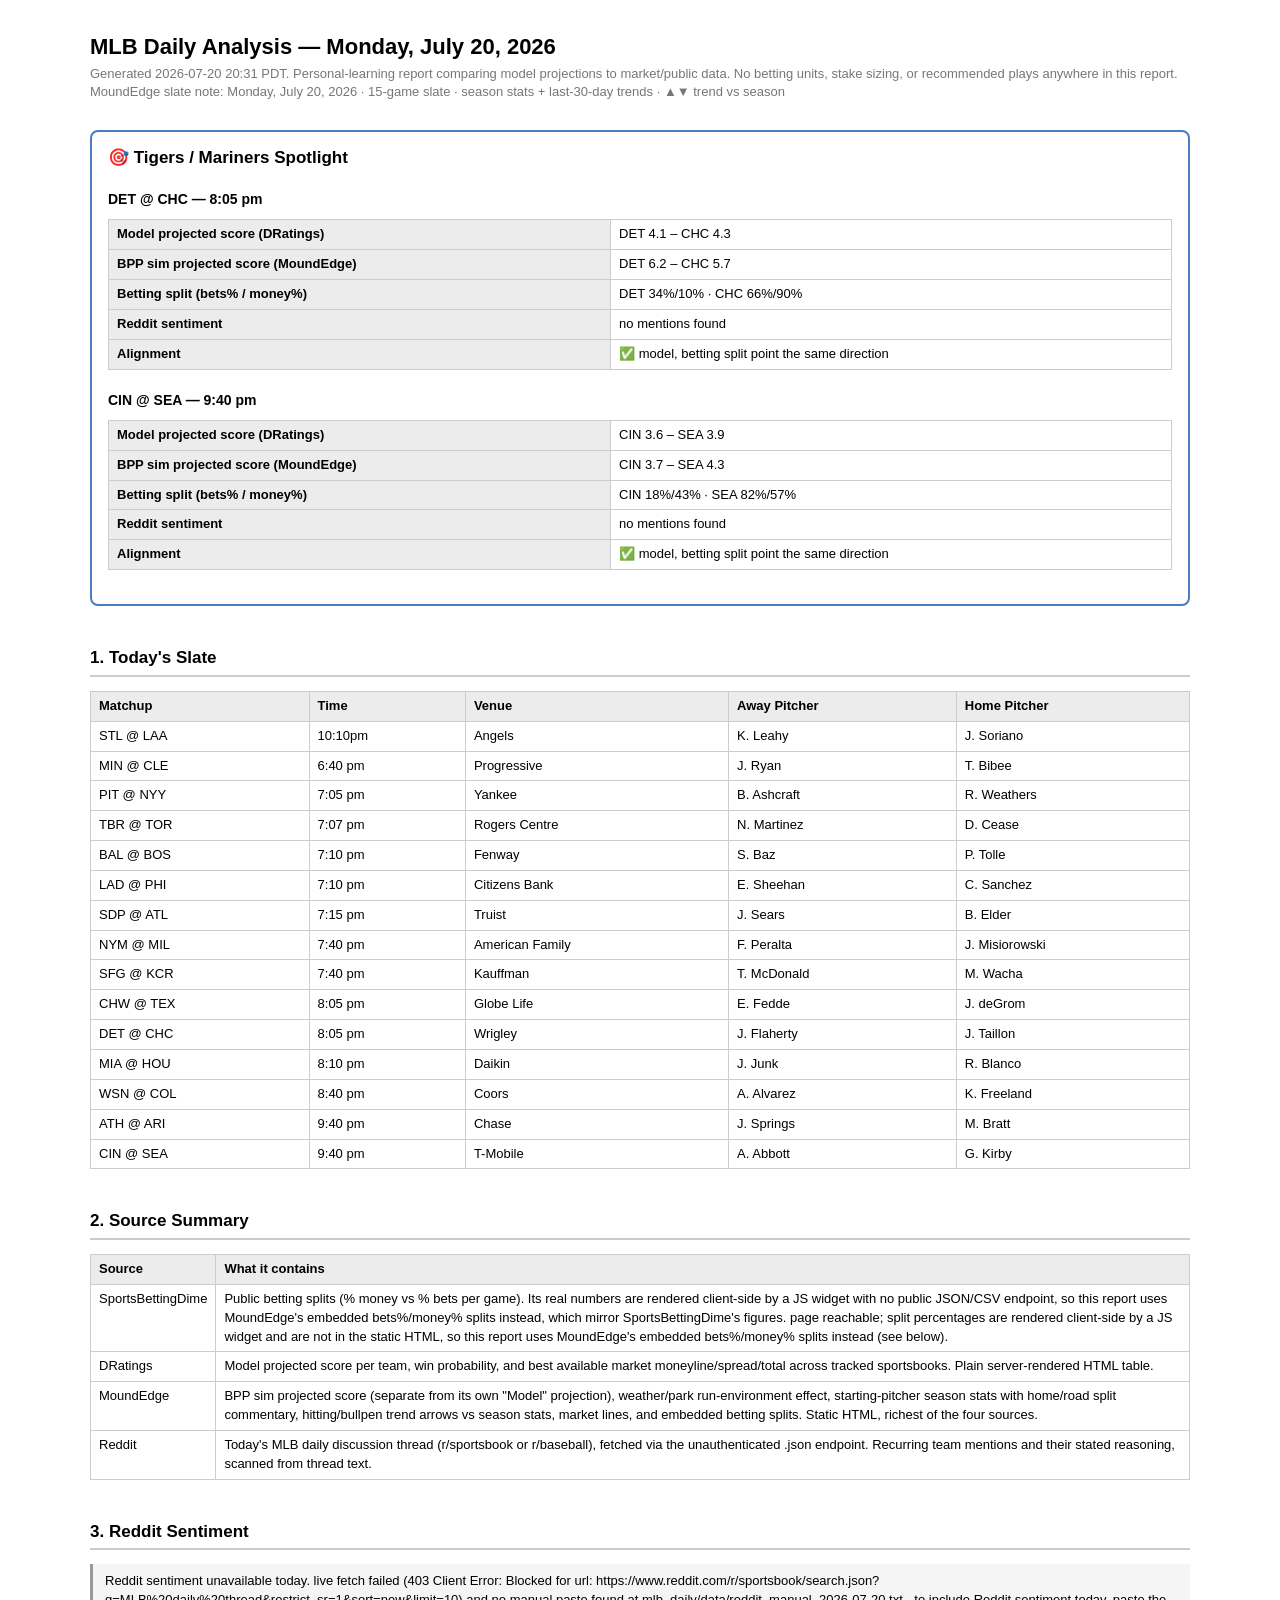
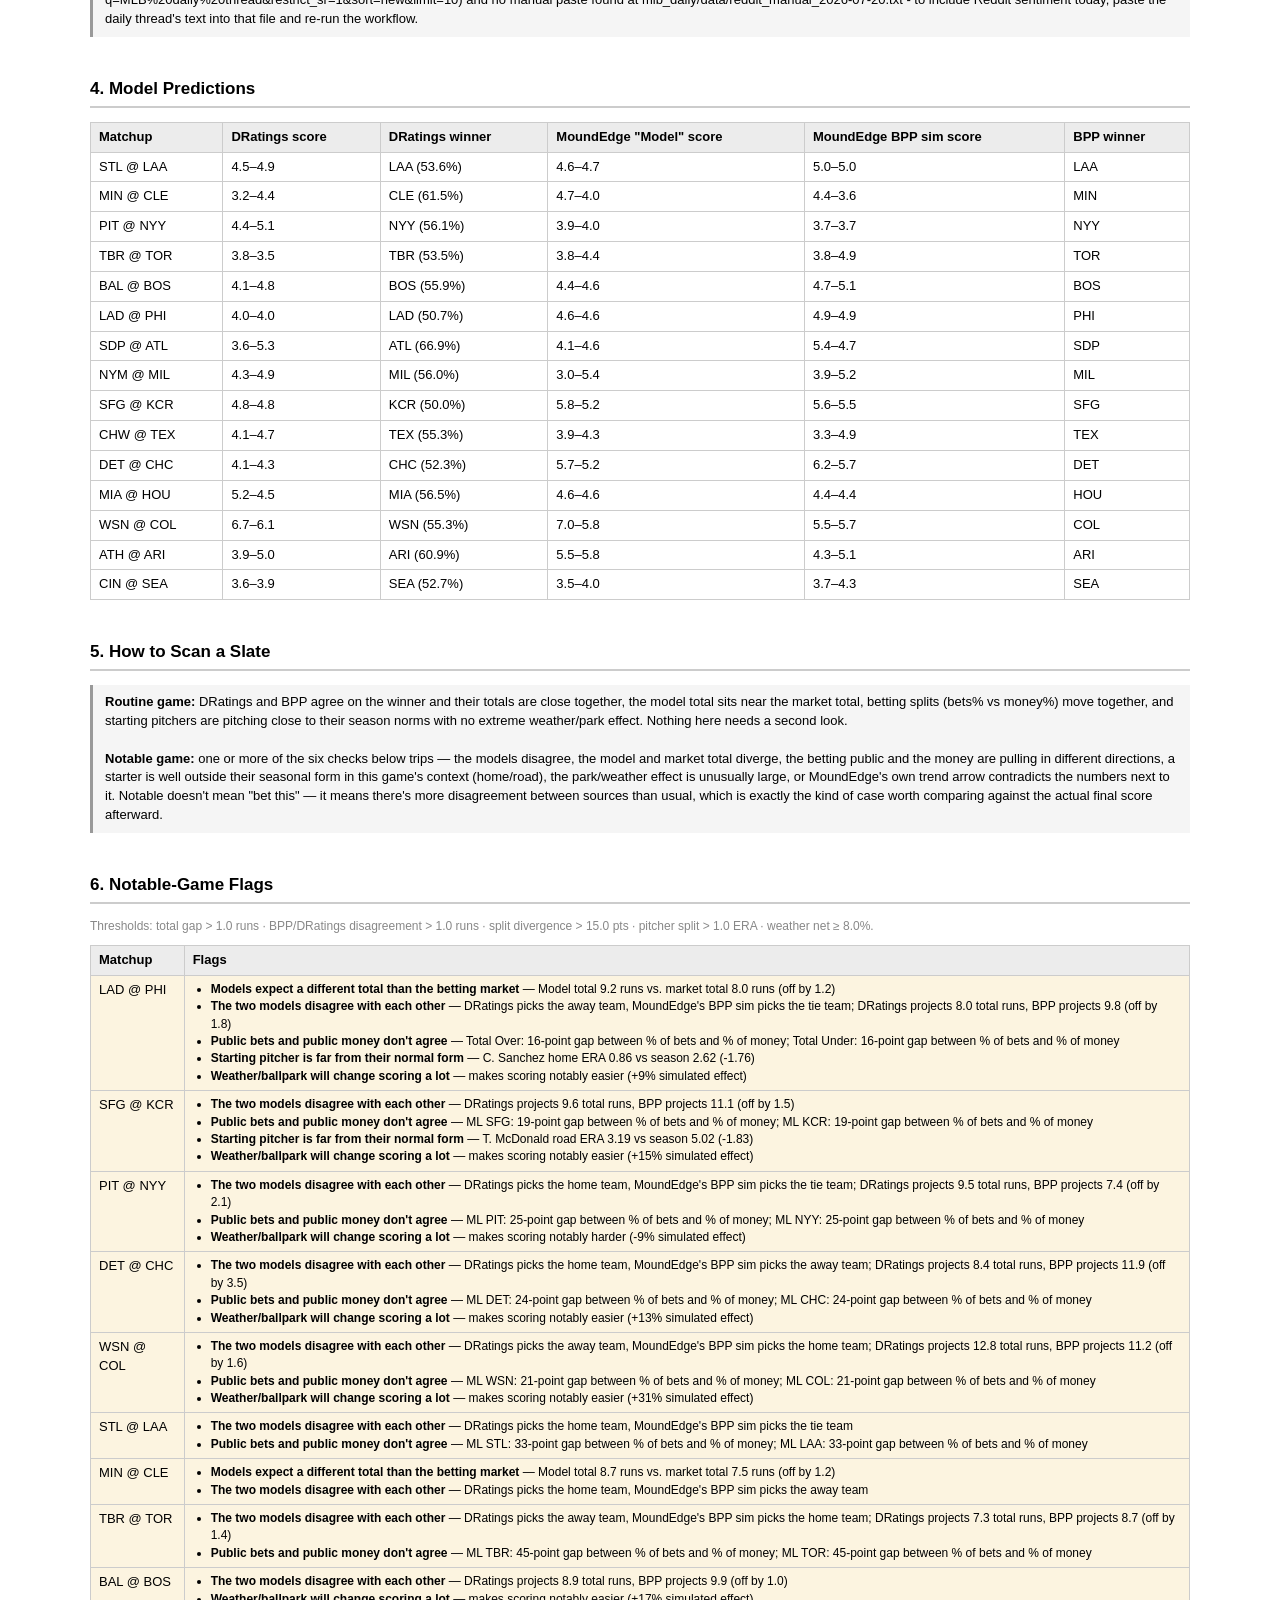
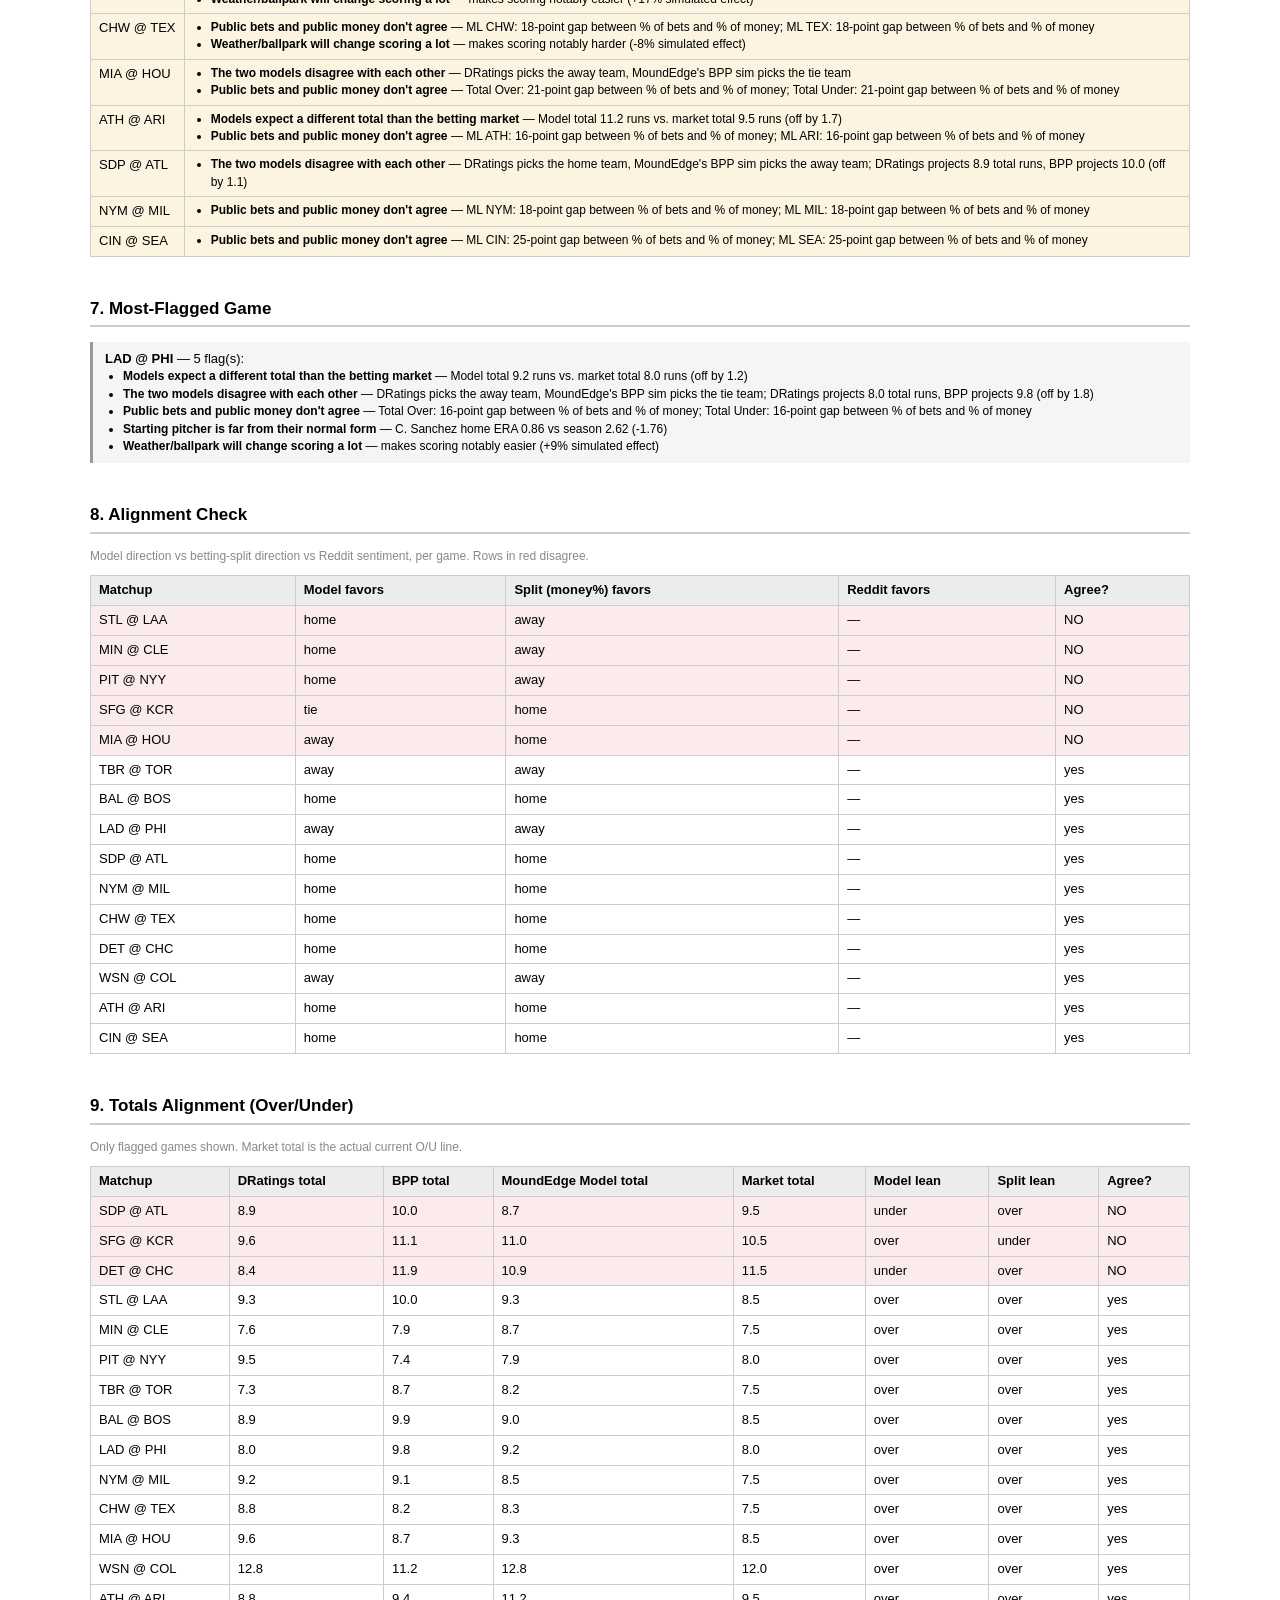
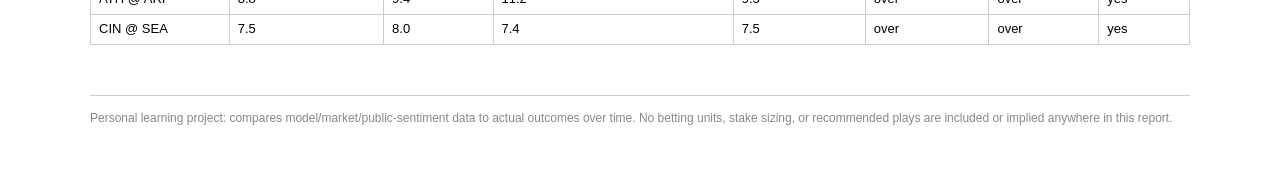
<file: docs/2026-07-20.html>
<!doctype html>
<html lang="en">
<head>
<meta charset="utf-8">
<meta name="viewport" content="width=device-width, initial-scale=1">
<title>MLB Daily Analysis — Monday, July 20, 2026</title>
<style>
  :root { color-scheme: light dark; }
  body { font-family: -apple-system, BlinkMacSystemFont, "Segoe UI", Roboto, sans-serif;
         max-width: 1100px; margin: 0 auto; padding: 16px 20px 60px; line-height: 1.45; }
  h1 { font-size: 22px; margin-bottom: 2px; }
  .subtitle { color: #777; font-size: 13px; margin-bottom: 28px; }
  h2 { font-size: 17px; border-bottom: 2px solid #ccc; padding-bottom: 4px; margin-top: 40px; }
  h3 { font-size: 14px; margin-bottom: 4px; }
  table { border-collapse: collapse; width: 100%; margin: 10px 0 20px; font-size: 13px; }
  th, td { border: 1px solid #ccc; padding: 5px 8px; text-align: left; vertical-align: top; }
  th { background: rgba(127,127,127,.15); font-weight: 600; }
  tr.flagged { background: rgba(230, 160, 0, .12); }
  tr.disagree { background: rgba(220, 60, 60, .10); }
  .muted { color: #888; font-size: 12px; }
  .pill { display: inline-block; padding: 1px 7px; border-radius: 10px; font-size: 11px;
          background: rgba(127,127,127,.2); margin: 1px 2px 1px 0; }
  .flag-list { margin: 0; padding-left: 18px; font-size: 12px; }
  .spotlight { border: 2px solid #4a7dbf; border-radius: 8px; padding: 14px 16px; margin-bottom: 30px; }
  .spotlight h2 { border: none; margin-top: 0; }
  .note { background: rgba(127,127,127,.08); border-left: 3px solid #999; padding: 8px 12px; font-size: 13px; margin: 10px 0; }
  .disclaimer { margin-top: 50px; padding-top: 14px; border-top: 1px solid #ccc; font-size: 12px; color: #888; }
  code { font-size: 12px; }
  .snippet { font-style: italic; color: #666; }
</style>
</head>
<body>

<h1>MLB Daily Analysis — Monday, July 20, 2026</h1>
<div class="subtitle">
  Generated 2026-07-20 20:31 PDT. Personal-learning report comparing model projections to market/public data.
  No betting units, stake sizing, or recommended plays anywhere in this report.
  <br>MoundEdge slate note: Monday, July 20, 2026 · 15-game slate · season stats + last-30-day trends · ▲▼ trend vs season
</div>

<!-- Section 10: Tigers/Mariners spotlight -->

<div class="spotlight">
<h2>🎯 Tigers / Mariners Spotlight</h2>

  <h3>DET @ CHC — 8:05 pm</h3>
  <table>
    <tr><th>Model projected score (DRatings)</th>
      <td>DET 4.1
          – CHC 4.3</td></tr>
    <tr><th>BPP sim projected score (MoundEdge)</th>
      <td>DET 6.2
          – CHC 5.7</td></tr>
    <tr><th>Betting split (bets% / money%)</th>
      <td>
          DET 34%/10%
          · CHC 66%/90%
          </td></tr>
    <tr><th>Reddit sentiment</th>
      <td>
        
        
        no mentions found
      </td></tr>
    
    <tr><th>Alignment</th><td>
      
        ✅ model, betting split point the same direction
      
    </td></tr>
  </table>

  <h3>CIN @ SEA — 9:40 pm</h3>
  <table>
    <tr><th>Model projected score (DRatings)</th>
      <td>CIN 3.6
          – SEA 3.9</td></tr>
    <tr><th>BPP sim projected score (MoundEdge)</th>
      <td>CIN 3.7
          – SEA 4.3</td></tr>
    <tr><th>Betting split (bets% / money%)</th>
      <td>
          CIN 18%/43%
          · SEA 82%/57%
          </td></tr>
    <tr><th>Reddit sentiment</th>
      <td>
        
        
        no mentions found
      </td></tr>
    
    <tr><th>Alignment</th><td>
      
        ✅ model, betting split point the same direction
      
    </td></tr>
  </table>

</div>


<!-- Section 1: Today's slate -->
<h2>1. Today's Slate</h2>
<table>
<tr><th>Matchup</th><th>Time</th><th>Venue</th><th>Away Pitcher</th><th>Home Pitcher</th></tr>

<tr>
  <td>STL @ LAA</td>
  <td>10:10pm</td>
  <td>Angels</td>
  <td>K. Leahy</td>
  <td>J. Soriano</td>
</tr>

<tr>
  <td>MIN @ CLE</td>
  <td>6:40 pm</td>
  <td>Progressive</td>
  <td>J. Ryan</td>
  <td>T. Bibee</td>
</tr>

<tr>
  <td>PIT @ NYY</td>
  <td>7:05 pm</td>
  <td>Yankee</td>
  <td>B. Ashcraft</td>
  <td>R. Weathers</td>
</tr>

<tr>
  <td>TBR @ TOR</td>
  <td>7:07 pm</td>
  <td>Rogers Centre</td>
  <td>N. Martinez</td>
  <td>D. Cease</td>
</tr>

<tr>
  <td>BAL @ BOS</td>
  <td>7:10 pm</td>
  <td>Fenway</td>
  <td>S. Baz</td>
  <td>P. Tolle</td>
</tr>

<tr>
  <td>LAD @ PHI</td>
  <td>7:10 pm</td>
  <td>Citizens Bank</td>
  <td>E. Sheehan</td>
  <td>C. Sanchez</td>
</tr>

<tr>
  <td>SDP @ ATL</td>
  <td>7:15 pm</td>
  <td>Truist</td>
  <td>J. Sears</td>
  <td>B. Elder</td>
</tr>

<tr>
  <td>NYM @ MIL</td>
  <td>7:40 pm</td>
  <td>American Family</td>
  <td>F. Peralta</td>
  <td>J. Misiorowski</td>
</tr>

<tr>
  <td>SFG @ KCR</td>
  <td>7:40 pm</td>
  <td>Kauffman</td>
  <td>T. McDonald</td>
  <td>M. Wacha</td>
</tr>

<tr>
  <td>CHW @ TEX</td>
  <td>8:05 pm</td>
  <td>Globe Life</td>
  <td>E. Fedde</td>
  <td>J. deGrom</td>
</tr>

<tr>
  <td>DET @ CHC</td>
  <td>8:05 pm</td>
  <td>Wrigley</td>
  <td>J. Flaherty</td>
  <td>J. Taillon</td>
</tr>

<tr>
  <td>MIA @ HOU</td>
  <td>8:10 pm</td>
  <td>Daikin</td>
  <td>J. Junk</td>
  <td>R. Blanco</td>
</tr>

<tr>
  <td>WSN @ COL</td>
  <td>8:40 pm</td>
  <td>Coors</td>
  <td>A. Alvarez</td>
  <td>K. Freeland</td>
</tr>

<tr>
  <td>ATH @ ARI</td>
  <td>9:40 pm</td>
  <td>Chase</td>
  <td>J. Springs</td>
  <td>M. Bratt</td>
</tr>

<tr>
  <td>CIN @ SEA</td>
  <td>9:40 pm</td>
  <td>T-Mobile</td>
  <td>A. Abbott</td>
  <td>G. Kirby</td>
</tr>

</table>

<!-- Section 2: Source summary -->
<h2>2. Source Summary</h2>
<table>
<tr><th>Source</th><th>What it contains</th></tr>
<tr><td>SportsBettingDime</td><td>Public betting splits (% money vs % bets per game). Its real numbers are rendered client-side by a JS widget with no public JSON/CSV endpoint, so this report uses MoundEdge's embedded bets%/money% splits instead, which mirror SportsBettingDime's figures. page reachable; split percentages are rendered client-side by a JS widget and are not in the static HTML, so this report uses MoundEdge&#39;s embedded bets%/money% splits instead (see below).</td></tr>
<tr><td>DRatings</td><td>Model projected score per team, win probability, and best available market moneyline/spread/total across tracked sportsbooks. Plain server-rendered HTML table.</td></tr>
<tr><td>MoundEdge</td><td>BPP sim projected score (separate from its own "Model" projection), weather/park run-environment effect, starting-pitcher season stats with home/road split commentary, hitting/bullpen trend arrows vs season stats, market lines, and embedded betting splits. Static HTML, richest of the four sources.</td></tr>
<tr><td>Reddit</td><td>Today's MLB daily discussion thread (r/sportsbook or r/baseball), fetched via the unauthenticated .json endpoint. Recurring team mentions and their stated reasoning, scanned from thread text.</td></tr>
</table>

<!-- Section 3: Reddit sentiment -->
<h2>3. Reddit Sentiment</h2>

<div class="note">Reddit sentiment unavailable today. live fetch failed (403 Client Error: Blocked for url: https://www.reddit.com/r/sportsbook/search.json?q=MLB%20daily%20thread&amp;restrict_sr=1&amp;sort=new&amp;limit=10) and no manual paste found at mlb_daily/data/reddit_manual_2026-07-20.txt - to include Reddit sentiment today, paste the daily thread&#39;s text into that file and re-run the workflow.</div>


<!-- Section 4: Model predictions table -->
<h2>4. Model Predictions</h2>
<table>
<tr><th>Matchup</th><th>DRatings score</th><th>DRatings winner</th><th>MoundEdge "Model" score</th><th>MoundEdge BPP sim score</th><th>BPP winner</th></tr>

<tr>
  <td>STL @ LAA</td>
  <td>4.5–4.9</td>
  <td>LAA (53.6%)</td>
  <td>4.6–4.7</td>
  <td>5.0–5.0</td>
  <td>LAA</td>
</tr>

<tr>
  <td>MIN @ CLE</td>
  <td>3.2–4.4</td>
  <td>CLE (61.5%)</td>
  <td>4.7–4.0</td>
  <td>4.4–3.6</td>
  <td>MIN</td>
</tr>

<tr>
  <td>PIT @ NYY</td>
  <td>4.4–5.1</td>
  <td>NYY (56.1%)</td>
  <td>3.9–4.0</td>
  <td>3.7–3.7</td>
  <td>NYY</td>
</tr>

<tr>
  <td>TBR @ TOR</td>
  <td>3.8–3.5</td>
  <td>TBR (53.5%)</td>
  <td>3.8–4.4</td>
  <td>3.8–4.9</td>
  <td>TOR</td>
</tr>

<tr>
  <td>BAL @ BOS</td>
  <td>4.1–4.8</td>
  <td>BOS (55.9%)</td>
  <td>4.4–4.6</td>
  <td>4.7–5.1</td>
  <td>BOS</td>
</tr>

<tr>
  <td>LAD @ PHI</td>
  <td>4.0–4.0</td>
  <td>LAD (50.7%)</td>
  <td>4.6–4.6</td>
  <td>4.9–4.9</td>
  <td>PHI</td>
</tr>

<tr>
  <td>SDP @ ATL</td>
  <td>3.6–5.3</td>
  <td>ATL (66.9%)</td>
  <td>4.1–4.6</td>
  <td>5.4–4.7</td>
  <td>SDP</td>
</tr>

<tr>
  <td>NYM @ MIL</td>
  <td>4.3–4.9</td>
  <td>MIL (56.0%)</td>
  <td>3.0–5.4</td>
  <td>3.9–5.2</td>
  <td>MIL</td>
</tr>

<tr>
  <td>SFG @ KCR</td>
  <td>4.8–4.8</td>
  <td>KCR (50.0%)</td>
  <td>5.8–5.2</td>
  <td>5.6–5.5</td>
  <td>SFG</td>
</tr>

<tr>
  <td>CHW @ TEX</td>
  <td>4.1–4.7</td>
  <td>TEX (55.3%)</td>
  <td>3.9–4.3</td>
  <td>3.3–4.9</td>
  <td>TEX</td>
</tr>

<tr>
  <td>DET @ CHC</td>
  <td>4.1–4.3</td>
  <td>CHC (52.3%)</td>
  <td>5.7–5.2</td>
  <td>6.2–5.7</td>
  <td>DET</td>
</tr>

<tr>
  <td>MIA @ HOU</td>
  <td>5.2–4.5</td>
  <td>MIA (56.5%)</td>
  <td>4.6–4.6</td>
  <td>4.4–4.4</td>
  <td>HOU</td>
</tr>

<tr>
  <td>WSN @ COL</td>
  <td>6.7–6.1</td>
  <td>WSN (55.3%)</td>
  <td>7.0–5.8</td>
  <td>5.5–5.7</td>
  <td>COL</td>
</tr>

<tr>
  <td>ATH @ ARI</td>
  <td>3.9–5.0</td>
  <td>ARI (60.9%)</td>
  <td>5.5–5.8</td>
  <td>4.3–5.1</td>
  <td>ARI</td>
</tr>

<tr>
  <td>CIN @ SEA</td>
  <td>3.6–3.9</td>
  <td>SEA (52.7%)</td>
  <td>3.5–4.0</td>
  <td>3.7–4.3</td>
  <td>SEA</td>
</tr>

</table>

<!-- Section 5: How to scan a slate -->
<h2>5. How to Scan a Slate</h2>
<div class="note">
<strong>Routine game:</strong> DRatings and BPP agree on the winner and their totals are close together, the model total sits near the market total, betting splits (bets% vs money%) move together, and starting pitchers are pitching close to their season norms with no extreme weather/park effect. Nothing here needs a second look.<br><br>
<strong>Notable game:</strong> one or more of the six checks below trips — the models disagree, the model and market total diverge, the betting public and the money are pulling in different directions, a starter is well outside their seasonal form in this game's context (home/road), the park/weather effect is unusually large, or MoundEdge's own trend arrow contradicts the numbers next to it. Notable doesn't mean "bet this" — it means there's more disagreement between sources than usual, which is exactly the kind of case worth comparing against the actual final score afterward.
</div>

<!-- Section 6: Notable-game flags -->
<h2>6. Notable-Game Flags</h2>
<div class="muted">
Thresholds: total gap &gt; 1.0 runs · BPP/DRatings disagreement &gt; 1.0 runs ·
split divergence &gt; 15.0 pts · pitcher split &gt; 1.0 ERA · weather net ≥ 8.0%.
</div>
<table>
<tr><th>Matchup</th><th>Flags</th></tr>

<tr class="flagged">
  <td>LAD @ PHI</td>
  <td><ul class="flag-list"><li><strong>Models expect a different total than the betting market</strong> — Model total 9.2 runs vs. market total 8.0 runs (off by 1.2)</li><li><strong>The two models disagree with each other</strong> — DRatings picks the away team, MoundEdge&#39;s BPP sim picks the tie team; DRatings projects 8.0 total runs, BPP projects 9.8 (off by 1.8)</li><li><strong>Public bets and public money don&#39;t agree</strong> — Total Over: 16-point gap between % of bets and % of money; Total Under: 16-point gap between % of bets and % of money</li><li><strong>Starting pitcher is far from their normal form</strong> — C. Sanchez home ERA 0.86 vs season 2.62 (-1.76)</li><li><strong>Weather/ballpark will change scoring a lot</strong> — makes scoring notably easier (+9% simulated effect)</li></ul></td>
</tr>

<tr class="flagged">
  <td>SFG @ KCR</td>
  <td><ul class="flag-list"><li><strong>The two models disagree with each other</strong> — DRatings projects 9.6 total runs, BPP projects 11.1 (off by 1.5)</li><li><strong>Public bets and public money don&#39;t agree</strong> — ML SFG: 19-point gap between % of bets and % of money; ML KCR: 19-point gap between % of bets and % of money</li><li><strong>Starting pitcher is far from their normal form</strong> — T. McDonald road ERA 3.19 vs season 5.02 (-1.83)</li><li><strong>Weather/ballpark will change scoring a lot</strong> — makes scoring notably easier (+15% simulated effect)</li></ul></td>
</tr>

<tr class="flagged">
  <td>PIT @ NYY</td>
  <td><ul class="flag-list"><li><strong>The two models disagree with each other</strong> — DRatings picks the home team, MoundEdge&#39;s BPP sim picks the tie team; DRatings projects 9.5 total runs, BPP projects 7.4 (off by 2.1)</li><li><strong>Public bets and public money don&#39;t agree</strong> — ML PIT: 25-point gap between % of bets and % of money; ML NYY: 25-point gap between % of bets and % of money</li><li><strong>Weather/ballpark will change scoring a lot</strong> — makes scoring notably harder (-9% simulated effect)</li></ul></td>
</tr>

<tr class="flagged">
  <td>DET @ CHC</td>
  <td><ul class="flag-list"><li><strong>The two models disagree with each other</strong> — DRatings picks the home team, MoundEdge&#39;s BPP sim picks the away team; DRatings projects 8.4 total runs, BPP projects 11.9 (off by 3.5)</li><li><strong>Public bets and public money don&#39;t agree</strong> — ML DET: 24-point gap between % of bets and % of money; ML CHC: 24-point gap between % of bets and % of money</li><li><strong>Weather/ballpark will change scoring a lot</strong> — makes scoring notably easier (+13% simulated effect)</li></ul></td>
</tr>

<tr class="flagged">
  <td>WSN @ COL</td>
  <td><ul class="flag-list"><li><strong>The two models disagree with each other</strong> — DRatings picks the away team, MoundEdge&#39;s BPP sim picks the home team; DRatings projects 12.8 total runs, BPP projects 11.2 (off by 1.6)</li><li><strong>Public bets and public money don&#39;t agree</strong> — ML WSN: 21-point gap between % of bets and % of money; ML COL: 21-point gap between % of bets and % of money</li><li><strong>Weather/ballpark will change scoring a lot</strong> — makes scoring notably easier (+31% simulated effect)</li></ul></td>
</tr>

<tr class="flagged">
  <td>STL @ LAA</td>
  <td><ul class="flag-list"><li><strong>The two models disagree with each other</strong> — DRatings picks the home team, MoundEdge&#39;s BPP sim picks the tie team</li><li><strong>Public bets and public money don&#39;t agree</strong> — ML STL: 33-point gap between % of bets and % of money; ML LAA: 33-point gap between % of bets and % of money</li></ul></td>
</tr>

<tr class="flagged">
  <td>MIN @ CLE</td>
  <td><ul class="flag-list"><li><strong>Models expect a different total than the betting market</strong> — Model total 8.7 runs vs. market total 7.5 runs (off by 1.2)</li><li><strong>The two models disagree with each other</strong> — DRatings picks the home team, MoundEdge&#39;s BPP sim picks the away team</li></ul></td>
</tr>

<tr class="flagged">
  <td>TBR @ TOR</td>
  <td><ul class="flag-list"><li><strong>The two models disagree with each other</strong> — DRatings picks the away team, MoundEdge&#39;s BPP sim picks the home team; DRatings projects 7.3 total runs, BPP projects 8.7 (off by 1.4)</li><li><strong>Public bets and public money don&#39;t agree</strong> — ML TBR: 45-point gap between % of bets and % of money; ML TOR: 45-point gap between % of bets and % of money</li></ul></td>
</tr>

<tr class="flagged">
  <td>BAL @ BOS</td>
  <td><ul class="flag-list"><li><strong>The two models disagree with each other</strong> — DRatings projects 8.9 total runs, BPP projects 9.9 (off by 1.0)</li><li><strong>Weather/ballpark will change scoring a lot</strong> — makes scoring notably easier (+17% simulated effect)</li></ul></td>
</tr>

<tr class="flagged">
  <td>CHW @ TEX</td>
  <td><ul class="flag-list"><li><strong>Public bets and public money don&#39;t agree</strong> — ML CHW: 18-point gap between % of bets and % of money; ML TEX: 18-point gap between % of bets and % of money</li><li><strong>Weather/ballpark will change scoring a lot</strong> — makes scoring notably harder (-8% simulated effect)</li></ul></td>
</tr>

<tr class="flagged">
  <td>MIA @ HOU</td>
  <td><ul class="flag-list"><li><strong>The two models disagree with each other</strong> — DRatings picks the away team, MoundEdge&#39;s BPP sim picks the tie team</li><li><strong>Public bets and public money don&#39;t agree</strong> — Total Over: 21-point gap between % of bets and % of money; Total Under: 21-point gap between % of bets and % of money</li></ul></td>
</tr>

<tr class="flagged">
  <td>ATH @ ARI</td>
  <td><ul class="flag-list"><li><strong>Models expect a different total than the betting market</strong> — Model total 11.2 runs vs. market total 9.5 runs (off by 1.7)</li><li><strong>Public bets and public money don&#39;t agree</strong> — ML ATH: 16-point gap between % of bets and % of money; ML ARI: 16-point gap between % of bets and % of money</li></ul></td>
</tr>

<tr class="flagged">
  <td>SDP @ ATL</td>
  <td><ul class="flag-list"><li><strong>The two models disagree with each other</strong> — DRatings picks the home team, MoundEdge&#39;s BPP sim picks the away team; DRatings projects 8.9 total runs, BPP projects 10.0 (off by 1.1)</li></ul></td>
</tr>

<tr class="flagged">
  <td>NYM @ MIL</td>
  <td><ul class="flag-list"><li><strong>Public bets and public money don&#39;t agree</strong> — ML NYM: 18-point gap between % of bets and % of money; ML MIL: 18-point gap between % of bets and % of money</li></ul></td>
</tr>

<tr class="flagged">
  <td>CIN @ SEA</td>
  <td><ul class="flag-list"><li><strong>Public bets and public money don&#39;t agree</strong> — ML CIN: 25-point gap between % of bets and % of money; ML SEA: 25-point gap between % of bets and % of money</li></ul></td>
</tr>

</table>

<!-- Section 7: Most-flagged game -->
<h2>7. Most-Flagged Game</h2>

<div class="note">
  <strong>LAD @ PHI</strong> — 5 flag(s):
  <ul class="flag-list"><li><strong>Models expect a different total than the betting market</strong> — Model total 9.2 runs vs. market total 8.0 runs (off by 1.2)</li><li><strong>The two models disagree with each other</strong> — DRatings picks the away team, MoundEdge&#39;s BPP sim picks the tie team; DRatings projects 8.0 total runs, BPP projects 9.8 (off by 1.8)</li><li><strong>Public bets and public money don&#39;t agree</strong> — Total Over: 16-point gap between % of bets and % of money; Total Under: 16-point gap between % of bets and % of money</li><li><strong>Starting pitcher is far from their normal form</strong> — C. Sanchez home ERA 0.86 vs season 2.62 (-1.76)</li><li><strong>Weather/ballpark will change scoring a lot</strong> — makes scoring notably easier (+9% simulated effect)</li></ul>
</div>


<!-- Section 8: Alignment check -->
<h2>8. Alignment Check</h2>
<div class="muted">Model direction vs betting-split direction vs Reddit sentiment, per game. Rows in red disagree.</div>
<table>
<tr><th>Matchup</th><th>Model favors</th><th>Split (money%) favors</th><th>Reddit favors</th><th>Agree?</th></tr>

<tr class="disagree">
  <td>STL @ LAA</td>
  <td>home</td>
  <td>away</td>
  <td>—</td>
  <td>NO</td>
</tr>

<tr class="disagree">
  <td>MIN @ CLE</td>
  <td>home</td>
  <td>away</td>
  <td>—</td>
  <td>NO</td>
</tr>

<tr class="disagree">
  <td>PIT @ NYY</td>
  <td>home</td>
  <td>away</td>
  <td>—</td>
  <td>NO</td>
</tr>

<tr class="disagree">
  <td>SFG @ KCR</td>
  <td>tie</td>
  <td>home</td>
  <td>—</td>
  <td>NO</td>
</tr>

<tr class="disagree">
  <td>MIA @ HOU</td>
  <td>away</td>
  <td>home</td>
  <td>—</td>
  <td>NO</td>
</tr>

<tr class="">
  <td>TBR @ TOR</td>
  <td>away</td>
  <td>away</td>
  <td>—</td>
  <td>yes</td>
</tr>

<tr class="">
  <td>BAL @ BOS</td>
  <td>home</td>
  <td>home</td>
  <td>—</td>
  <td>yes</td>
</tr>

<tr class="">
  <td>LAD @ PHI</td>
  <td>away</td>
  <td>away</td>
  <td>—</td>
  <td>yes</td>
</tr>

<tr class="">
  <td>SDP @ ATL</td>
  <td>home</td>
  <td>home</td>
  <td>—</td>
  <td>yes</td>
</tr>

<tr class="">
  <td>NYM @ MIL</td>
  <td>home</td>
  <td>home</td>
  <td>—</td>
  <td>yes</td>
</tr>

<tr class="">
  <td>CHW @ TEX</td>
  <td>home</td>
  <td>home</td>
  <td>—</td>
  <td>yes</td>
</tr>

<tr class="">
  <td>DET @ CHC</td>
  <td>home</td>
  <td>home</td>
  <td>—</td>
  <td>yes</td>
</tr>

<tr class="">
  <td>WSN @ COL</td>
  <td>away</td>
  <td>away</td>
  <td>—</td>
  <td>yes</td>
</tr>

<tr class="">
  <td>ATH @ ARI</td>
  <td>home</td>
  <td>home</td>
  <td>—</td>
  <td>yes</td>
</tr>

<tr class="">
  <td>CIN @ SEA</td>
  <td>home</td>
  <td>home</td>
  <td>—</td>
  <td>yes</td>
</tr>

</table>

<!-- Section 9: Totals-specific alignment -->
<h2>9. Totals Alignment (Over/Under)</h2>
<div class="muted">Only flagged games shown. Market total is the actual current O/U line.</div>
<table>
<tr><th>Matchup</th><th>DRatings total</th><th>BPP total</th><th>MoundEdge Model total</th><th>Market total</th><th>Model lean</th><th>Split lean</th><th>Agree?</th></tr>

<tr class="disagree">
  <td>SDP @ ATL</td>
  <td>8.9</td>
  <td>10.0</td>
  <td>8.7</td>
  <td>9.5</td>
  <td>under</td>
  <td>over</td>
  <td>NO</td>
</tr>

<tr class="disagree">
  <td>SFG @ KCR</td>
  <td>9.6</td>
  <td>11.1</td>
  <td>11.0</td>
  <td>10.5</td>
  <td>over</td>
  <td>under</td>
  <td>NO</td>
</tr>

<tr class="disagree">
  <td>DET @ CHC</td>
  <td>8.4</td>
  <td>11.9</td>
  <td>10.9</td>
  <td>11.5</td>
  <td>under</td>
  <td>over</td>
  <td>NO</td>
</tr>

<tr class="">
  <td>STL @ LAA</td>
  <td>9.3</td>
  <td>10.0</td>
  <td>9.3</td>
  <td>8.5</td>
  <td>over</td>
  <td>over</td>
  <td>yes</td>
</tr>

<tr class="">
  <td>MIN @ CLE</td>
  <td>7.6</td>
  <td>7.9</td>
  <td>8.7</td>
  <td>7.5</td>
  <td>over</td>
  <td>over</td>
  <td>yes</td>
</tr>

<tr class="">
  <td>PIT @ NYY</td>
  <td>9.5</td>
  <td>7.4</td>
  <td>7.9</td>
  <td>8.0</td>
  <td>over</td>
  <td>over</td>
  <td>yes</td>
</tr>

<tr class="">
  <td>TBR @ TOR</td>
  <td>7.3</td>
  <td>8.7</td>
  <td>8.2</td>
  <td>7.5</td>
  <td>over</td>
  <td>over</td>
  <td>yes</td>
</tr>

<tr class="">
  <td>BAL @ BOS</td>
  <td>8.9</td>
  <td>9.9</td>
  <td>9.0</td>
  <td>8.5</td>
  <td>over</td>
  <td>over</td>
  <td>yes</td>
</tr>

<tr class="">
  <td>LAD @ PHI</td>
  <td>8.0</td>
  <td>9.8</td>
  <td>9.2</td>
  <td>8.0</td>
  <td>over</td>
  <td>over</td>
  <td>yes</td>
</tr>

<tr class="">
  <td>NYM @ MIL</td>
  <td>9.2</td>
  <td>9.1</td>
  <td>8.5</td>
  <td>7.5</td>
  <td>over</td>
  <td>over</td>
  <td>yes</td>
</tr>

<tr class="">
  <td>CHW @ TEX</td>
  <td>8.8</td>
  <td>8.2</td>
  <td>8.3</td>
  <td>7.5</td>
  <td>over</td>
  <td>over</td>
  <td>yes</td>
</tr>

<tr class="">
  <td>MIA @ HOU</td>
  <td>9.6</td>
  <td>8.7</td>
  <td>9.3</td>
  <td>8.5</td>
  <td>over</td>
  <td>over</td>
  <td>yes</td>
</tr>

<tr class="">
  <td>WSN @ COL</td>
  <td>12.8</td>
  <td>11.2</td>
  <td>12.8</td>
  <td>12.0</td>
  <td>over</td>
  <td>over</td>
  <td>yes</td>
</tr>

<tr class="">
  <td>ATH @ ARI</td>
  <td>8.8</td>
  <td>9.4</td>
  <td>11.2</td>
  <td>9.5</td>
  <td>over</td>
  <td>over</td>
  <td>yes</td>
</tr>

<tr class="">
  <td>CIN @ SEA</td>
  <td>7.5</td>
  <td>8.0</td>
  <td>7.4</td>
  <td>7.5</td>
  <td>over</td>
  <td>over</td>
  <td>yes</td>
</tr>

</table>

<div class="disclaimer">
  Personal learning project: compares model/market/public-sentiment data to actual outcomes over time.
  No betting units, stake sizing, or recommended plays are included or implied anywhere in this report.
</div>

</body>
</html>
</file>
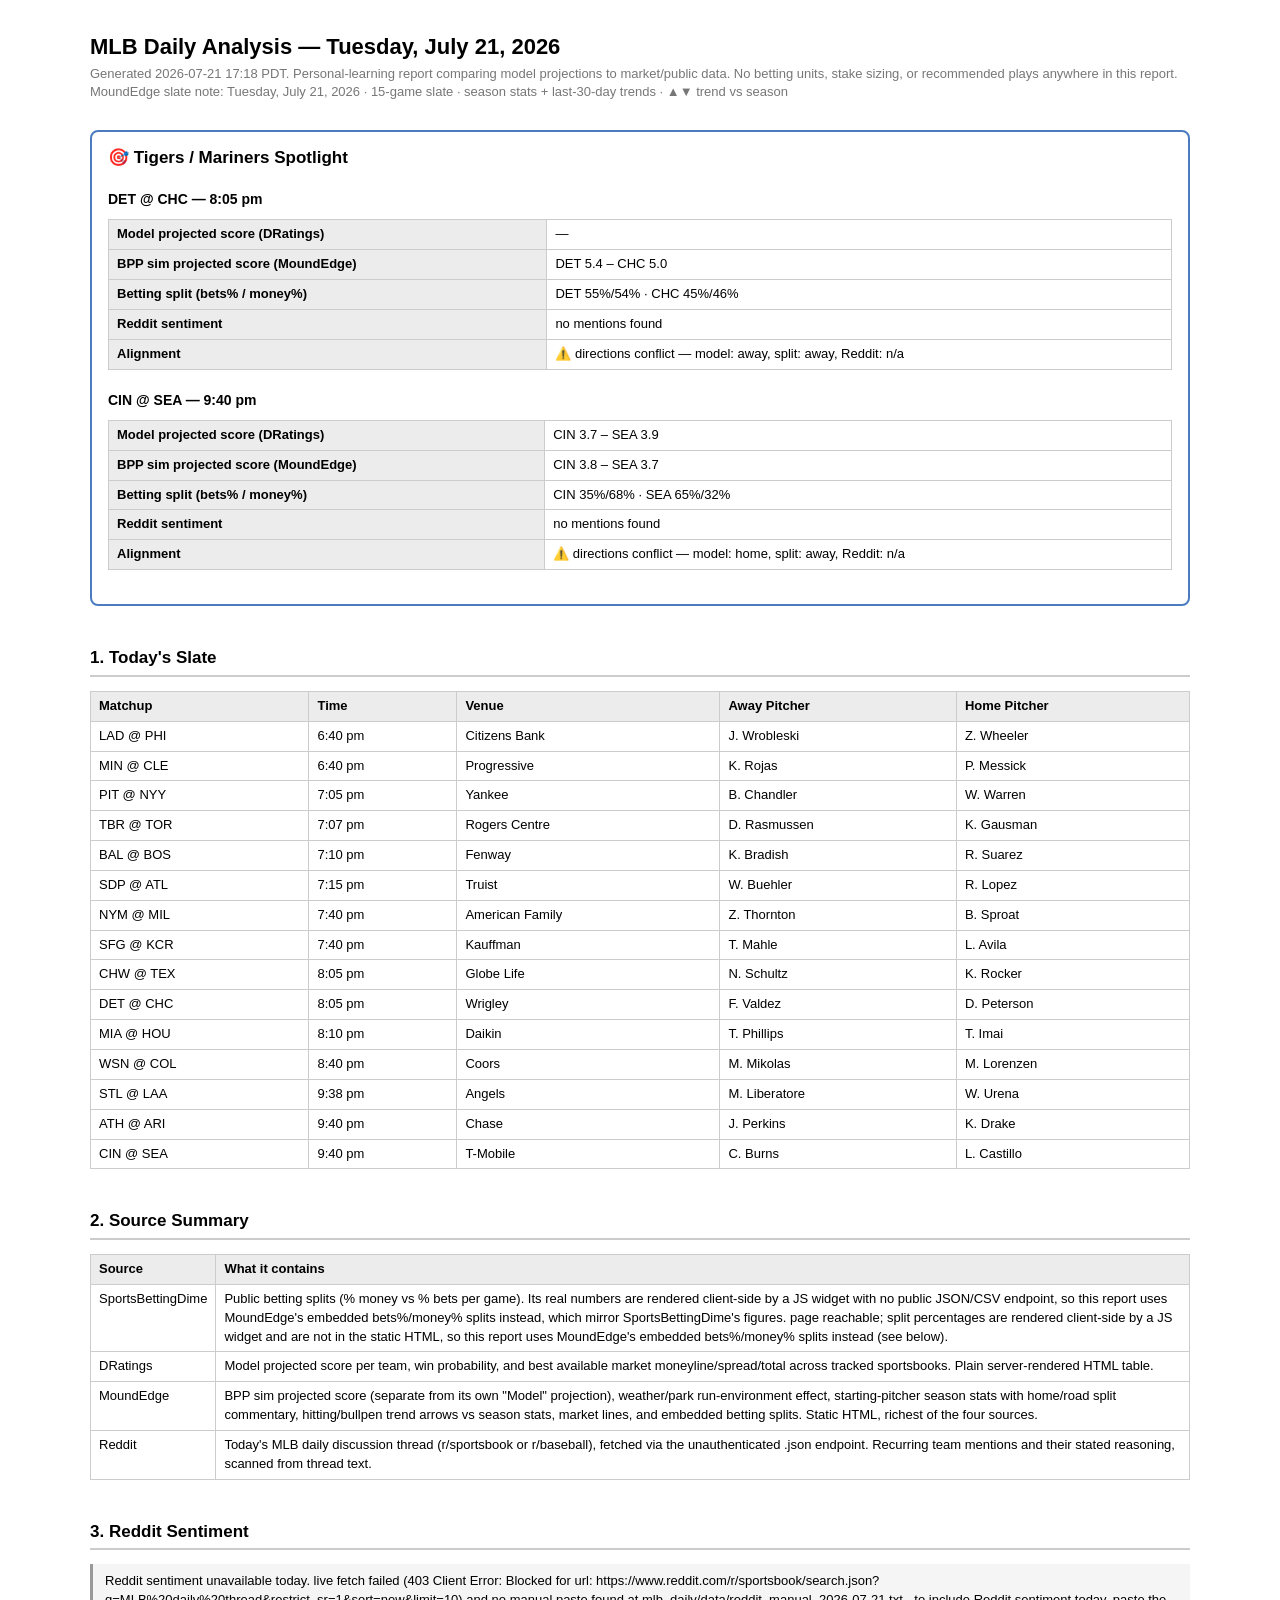
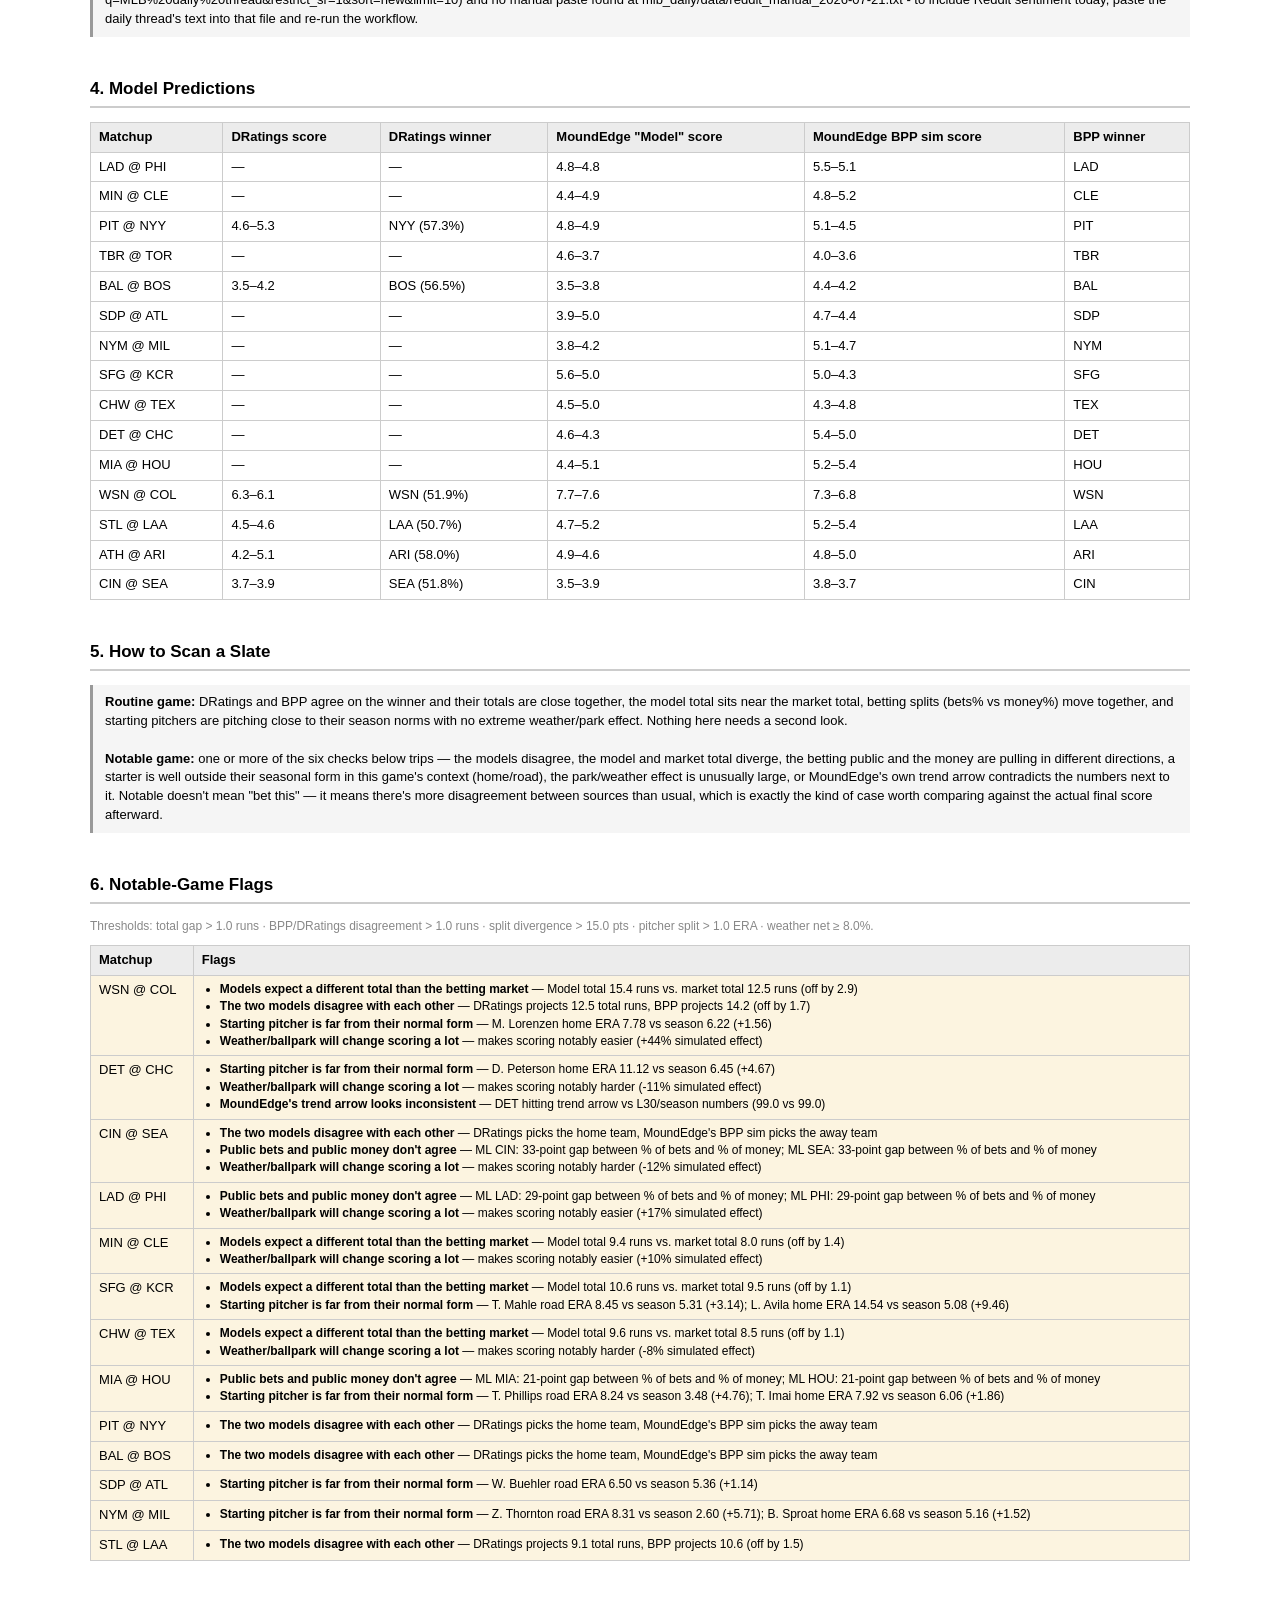
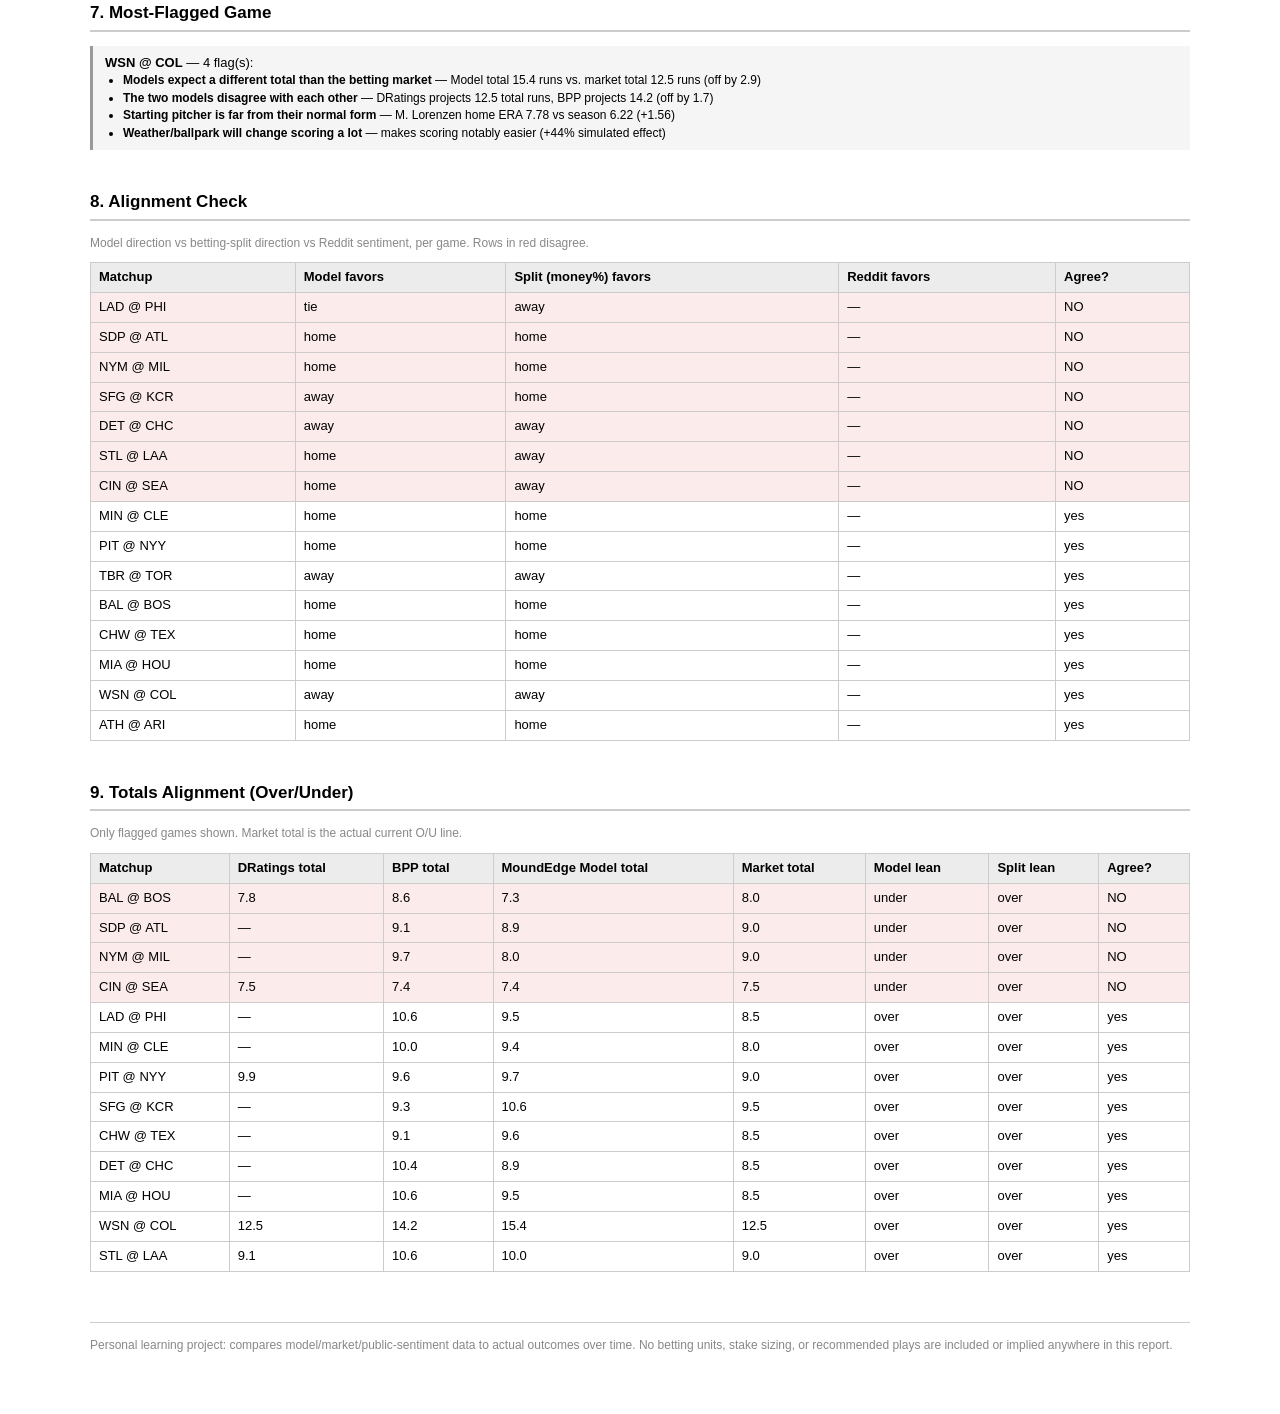
<file: docs/2026-07-21.html>
<!doctype html>
<html lang="en">
<head>
<meta charset="utf-8">
<meta name="viewport" content="width=device-width, initial-scale=1">
<title>MLB Daily Analysis — Tuesday, July 21, 2026</title>
<style>
  :root { color-scheme: light dark; }
  body { font-family: -apple-system, BlinkMacSystemFont, "Segoe UI", Roboto, sans-serif;
         max-width: 1100px; margin: 0 auto; padding: 16px 20px 60px; line-height: 1.45; }
  h1 { font-size: 22px; margin-bottom: 2px; }
  .subtitle { color: #777; font-size: 13px; margin-bottom: 28px; }
  h2 { font-size: 17px; border-bottom: 2px solid #ccc; padding-bottom: 4px; margin-top: 40px; }
  h3 { font-size: 14px; margin-bottom: 4px; }
  table { border-collapse: collapse; width: 100%; margin: 10px 0 20px; font-size: 13px; }
  th, td { border: 1px solid #ccc; padding: 5px 8px; text-align: left; vertical-align: top; }
  th { background: rgba(127,127,127,.15); font-weight: 600; }
  tr.flagged { background: rgba(230, 160, 0, .12); }
  tr.disagree { background: rgba(220, 60, 60, .10); }
  .muted { color: #888; font-size: 12px; }
  .pill { display: inline-block; padding: 1px 7px; border-radius: 10px; font-size: 11px;
          background: rgba(127,127,127,.2); margin: 1px 2px 1px 0; }
  .flag-list { margin: 0; padding-left: 18px; font-size: 12px; }
  .spotlight { border: 2px solid #4a7dbf; border-radius: 8px; padding: 14px 16px; margin-bottom: 30px; }
  .spotlight h2 { border: none; margin-top: 0; }
  .note { background: rgba(127,127,127,.08); border-left: 3px solid #999; padding: 8px 12px; font-size: 13px; margin: 10px 0; }
  .disclaimer { margin-top: 50px; padding-top: 14px; border-top: 1px solid #ccc; font-size: 12px; color: #888; }
  code { font-size: 12px; }
  .snippet { font-style: italic; color: #666; }
</style>
</head>
<body>

<h1>MLB Daily Analysis — Tuesday, July 21, 2026</h1>
<div class="subtitle">
  Generated 2026-07-21 17:18 PDT. Personal-learning report comparing model projections to market/public data.
  No betting units, stake sizing, or recommended plays anywhere in this report.
  <br>MoundEdge slate note: Tuesday, July 21, 2026 · 15-game slate · season stats + last-30-day trends · ▲▼ trend vs season
</div>

<!-- Section 10: Tigers/Mariners spotlight -->

<div class="spotlight">
<h2>🎯 Tigers / Mariners Spotlight</h2>

  <h3>DET @ CHC — 8:05 pm</h3>
  <table>
    <tr><th>Model projected score (DRatings)</th>
      <td>—</td></tr>
    <tr><th>BPP sim projected score (MoundEdge)</th>
      <td>DET 5.4
          – CHC 5.0</td></tr>
    <tr><th>Betting split (bets% / money%)</th>
      <td>
          DET 55%/54%
          · CHC 45%/46%
          </td></tr>
    <tr><th>Reddit sentiment</th>
      <td>
        
        
        no mentions found
      </td></tr>
    
    <tr><th>Alignment</th><td>
      
        ⚠️ directions conflict — model: away, split: away, Reddit: n/a
      
    </td></tr>
  </table>

  <h3>CIN @ SEA — 9:40 pm</h3>
  <table>
    <tr><th>Model projected score (DRatings)</th>
      <td>CIN 3.7
          – SEA 3.9</td></tr>
    <tr><th>BPP sim projected score (MoundEdge)</th>
      <td>CIN 3.8
          – SEA 3.7</td></tr>
    <tr><th>Betting split (bets% / money%)</th>
      <td>
          CIN 35%/68%
          · SEA 65%/32%
          </td></tr>
    <tr><th>Reddit sentiment</th>
      <td>
        
        
        no mentions found
      </td></tr>
    
    <tr><th>Alignment</th><td>
      
        ⚠️ directions conflict — model: home, split: away, Reddit: n/a
      
    </td></tr>
  </table>

</div>


<!-- Section 1: Today's slate -->
<h2>1. Today's Slate</h2>
<table>
<tr><th>Matchup</th><th>Time</th><th>Venue</th><th>Away Pitcher</th><th>Home Pitcher</th></tr>

<tr>
  <td>LAD @ PHI</td>
  <td>6:40 pm</td>
  <td>Citizens Bank</td>
  <td>J. Wrobleski</td>
  <td>Z. Wheeler</td>
</tr>

<tr>
  <td>MIN @ CLE</td>
  <td>6:40 pm</td>
  <td>Progressive</td>
  <td>K. Rojas</td>
  <td>P. Messick</td>
</tr>

<tr>
  <td>PIT @ NYY</td>
  <td>7:05 pm</td>
  <td>Yankee</td>
  <td>B. Chandler</td>
  <td>W. Warren</td>
</tr>

<tr>
  <td>TBR @ TOR</td>
  <td>7:07 pm</td>
  <td>Rogers Centre</td>
  <td>D. Rasmussen</td>
  <td>K. Gausman</td>
</tr>

<tr>
  <td>BAL @ BOS</td>
  <td>7:10 pm</td>
  <td>Fenway</td>
  <td>K. Bradish</td>
  <td>R. Suarez</td>
</tr>

<tr>
  <td>SDP @ ATL</td>
  <td>7:15 pm</td>
  <td>Truist</td>
  <td>W. Buehler</td>
  <td>R. Lopez</td>
</tr>

<tr>
  <td>NYM @ MIL</td>
  <td>7:40 pm</td>
  <td>American Family</td>
  <td>Z. Thornton</td>
  <td>B. Sproat</td>
</tr>

<tr>
  <td>SFG @ KCR</td>
  <td>7:40 pm</td>
  <td>Kauffman</td>
  <td>T. Mahle</td>
  <td>L. Avila</td>
</tr>

<tr>
  <td>CHW @ TEX</td>
  <td>8:05 pm</td>
  <td>Globe Life</td>
  <td>N. Schultz</td>
  <td>K. Rocker</td>
</tr>

<tr>
  <td>DET @ CHC</td>
  <td>8:05 pm</td>
  <td>Wrigley</td>
  <td>F. Valdez</td>
  <td>D. Peterson</td>
</tr>

<tr>
  <td>MIA @ HOU</td>
  <td>8:10 pm</td>
  <td>Daikin</td>
  <td>T. Phillips</td>
  <td>T. Imai</td>
</tr>

<tr>
  <td>WSN @ COL</td>
  <td>8:40 pm</td>
  <td>Coors</td>
  <td>M. Mikolas</td>
  <td>M. Lorenzen</td>
</tr>

<tr>
  <td>STL @ LAA</td>
  <td>9:38 pm</td>
  <td>Angels</td>
  <td>M. Liberatore</td>
  <td>W. Urena</td>
</tr>

<tr>
  <td>ATH @ ARI</td>
  <td>9:40 pm</td>
  <td>Chase</td>
  <td>J. Perkins</td>
  <td>K. Drake</td>
</tr>

<tr>
  <td>CIN @ SEA</td>
  <td>9:40 pm</td>
  <td>T-Mobile</td>
  <td>C. Burns</td>
  <td>L. Castillo</td>
</tr>

</table>

<!-- Section 2: Source summary -->
<h2>2. Source Summary</h2>
<table>
<tr><th>Source</th><th>What it contains</th></tr>
<tr><td>SportsBettingDime</td><td>Public betting splits (% money vs % bets per game). Its real numbers are rendered client-side by a JS widget with no public JSON/CSV endpoint, so this report uses MoundEdge's embedded bets%/money% splits instead, which mirror SportsBettingDime's figures. page reachable; split percentages are rendered client-side by a JS widget and are not in the static HTML, so this report uses MoundEdge&#39;s embedded bets%/money% splits instead (see below).</td></tr>
<tr><td>DRatings</td><td>Model projected score per team, win probability, and best available market moneyline/spread/total across tracked sportsbooks. Plain server-rendered HTML table.</td></tr>
<tr><td>MoundEdge</td><td>BPP sim projected score (separate from its own "Model" projection), weather/park run-environment effect, starting-pitcher season stats with home/road split commentary, hitting/bullpen trend arrows vs season stats, market lines, and embedded betting splits. Static HTML, richest of the four sources.</td></tr>
<tr><td>Reddit</td><td>Today's MLB daily discussion thread (r/sportsbook or r/baseball), fetched via the unauthenticated .json endpoint. Recurring team mentions and their stated reasoning, scanned from thread text.</td></tr>
</table>

<!-- Section 3: Reddit sentiment -->
<h2>3. Reddit Sentiment</h2>

<div class="note">Reddit sentiment unavailable today. live fetch failed (403 Client Error: Blocked for url: https://www.reddit.com/r/sportsbook/search.json?q=MLB%20daily%20thread&amp;restrict_sr=1&amp;sort=new&amp;limit=10) and no manual paste found at mlb_daily/data/reddit_manual_2026-07-21.txt - to include Reddit sentiment today, paste the daily thread&#39;s text into that file and re-run the workflow.</div>


<!-- Section 4: Model predictions table -->
<h2>4. Model Predictions</h2>
<table>
<tr><th>Matchup</th><th>DRatings score</th><th>DRatings winner</th><th>MoundEdge "Model" score</th><th>MoundEdge BPP sim score</th><th>BPP winner</th></tr>

<tr>
  <td>LAD @ PHI</td>
  <td>—</td>
  <td>—</td>
  <td>4.8–4.8</td>
  <td>5.5–5.1</td>
  <td>LAD</td>
</tr>

<tr>
  <td>MIN @ CLE</td>
  <td>—</td>
  <td>—</td>
  <td>4.4–4.9</td>
  <td>4.8–5.2</td>
  <td>CLE</td>
</tr>

<tr>
  <td>PIT @ NYY</td>
  <td>4.6–5.3</td>
  <td>NYY (57.3%)</td>
  <td>4.8–4.9</td>
  <td>5.1–4.5</td>
  <td>PIT</td>
</tr>

<tr>
  <td>TBR @ TOR</td>
  <td>—</td>
  <td>—</td>
  <td>4.6–3.7</td>
  <td>4.0–3.6</td>
  <td>TBR</td>
</tr>

<tr>
  <td>BAL @ BOS</td>
  <td>3.5–4.2</td>
  <td>BOS (56.5%)</td>
  <td>3.5–3.8</td>
  <td>4.4–4.2</td>
  <td>BAL</td>
</tr>

<tr>
  <td>SDP @ ATL</td>
  <td>—</td>
  <td>—</td>
  <td>3.9–5.0</td>
  <td>4.7–4.4</td>
  <td>SDP</td>
</tr>

<tr>
  <td>NYM @ MIL</td>
  <td>—</td>
  <td>—</td>
  <td>3.8–4.2</td>
  <td>5.1–4.7</td>
  <td>NYM</td>
</tr>

<tr>
  <td>SFG @ KCR</td>
  <td>—</td>
  <td>—</td>
  <td>5.6–5.0</td>
  <td>5.0–4.3</td>
  <td>SFG</td>
</tr>

<tr>
  <td>CHW @ TEX</td>
  <td>—</td>
  <td>—</td>
  <td>4.5–5.0</td>
  <td>4.3–4.8</td>
  <td>TEX</td>
</tr>

<tr>
  <td>DET @ CHC</td>
  <td>—</td>
  <td>—</td>
  <td>4.6–4.3</td>
  <td>5.4–5.0</td>
  <td>DET</td>
</tr>

<tr>
  <td>MIA @ HOU</td>
  <td>—</td>
  <td>—</td>
  <td>4.4–5.1</td>
  <td>5.2–5.4</td>
  <td>HOU</td>
</tr>

<tr>
  <td>WSN @ COL</td>
  <td>6.3–6.1</td>
  <td>WSN (51.9%)</td>
  <td>7.7–7.6</td>
  <td>7.3–6.8</td>
  <td>WSN</td>
</tr>

<tr>
  <td>STL @ LAA</td>
  <td>4.5–4.6</td>
  <td>LAA (50.7%)</td>
  <td>4.7–5.2</td>
  <td>5.2–5.4</td>
  <td>LAA</td>
</tr>

<tr>
  <td>ATH @ ARI</td>
  <td>4.2–5.1</td>
  <td>ARI (58.0%)</td>
  <td>4.9–4.6</td>
  <td>4.8–5.0</td>
  <td>ARI</td>
</tr>

<tr>
  <td>CIN @ SEA</td>
  <td>3.7–3.9</td>
  <td>SEA (51.8%)</td>
  <td>3.5–3.9</td>
  <td>3.8–3.7</td>
  <td>CIN</td>
</tr>

</table>

<!-- Section 5: How to scan a slate -->
<h2>5. How to Scan a Slate</h2>
<div class="note">
<strong>Routine game:</strong> DRatings and BPP agree on the winner and their totals are close together, the model total sits near the market total, betting splits (bets% vs money%) move together, and starting pitchers are pitching close to their season norms with no extreme weather/park effect. Nothing here needs a second look.<br><br>
<strong>Notable game:</strong> one or more of the six checks below trips — the models disagree, the model and market total diverge, the betting public and the money are pulling in different directions, a starter is well outside their seasonal form in this game's context (home/road), the park/weather effect is unusually large, or MoundEdge's own trend arrow contradicts the numbers next to it. Notable doesn't mean "bet this" — it means there's more disagreement between sources than usual, which is exactly the kind of case worth comparing against the actual final score afterward.
</div>

<!-- Section 6: Notable-game flags -->
<h2>6. Notable-Game Flags</h2>
<div class="muted">
Thresholds: total gap &gt; 1.0 runs · BPP/DRatings disagreement &gt; 1.0 runs ·
split divergence &gt; 15.0 pts · pitcher split &gt; 1.0 ERA · weather net ≥ 8.0%.
</div>
<table>
<tr><th>Matchup</th><th>Flags</th></tr>

<tr class="flagged">
  <td>WSN @ COL</td>
  <td><ul class="flag-list"><li><strong>Models expect a different total than the betting market</strong> — Model total 15.4 runs vs. market total 12.5 runs (off by 2.9)</li><li><strong>The two models disagree with each other</strong> — DRatings projects 12.5 total runs, BPP projects 14.2 (off by 1.7)</li><li><strong>Starting pitcher is far from their normal form</strong> — M. Lorenzen home ERA 7.78 vs season 6.22 (+1.56)</li><li><strong>Weather/ballpark will change scoring a lot</strong> — makes scoring notably easier (+44% simulated effect)</li></ul></td>
</tr>

<tr class="flagged">
  <td>DET @ CHC</td>
  <td><ul class="flag-list"><li><strong>Starting pitcher is far from their normal form</strong> — D. Peterson home ERA 11.12 vs season 6.45 (+4.67)</li><li><strong>Weather/ballpark will change scoring a lot</strong> — makes scoring notably harder (-11% simulated effect)</li><li><strong>MoundEdge&#39;s trend arrow looks inconsistent</strong> — DET hitting trend arrow vs L30/season numbers (99.0 vs 99.0)</li></ul></td>
</tr>

<tr class="flagged">
  <td>CIN @ SEA</td>
  <td><ul class="flag-list"><li><strong>The two models disagree with each other</strong> — DRatings picks the home team, MoundEdge&#39;s BPP sim picks the away team</li><li><strong>Public bets and public money don&#39;t agree</strong> — ML CIN: 33-point gap between % of bets and % of money; ML SEA: 33-point gap between % of bets and % of money</li><li><strong>Weather/ballpark will change scoring a lot</strong> — makes scoring notably harder (-12% simulated effect)</li></ul></td>
</tr>

<tr class="flagged">
  <td>LAD @ PHI</td>
  <td><ul class="flag-list"><li><strong>Public bets and public money don&#39;t agree</strong> — ML LAD: 29-point gap between % of bets and % of money; ML PHI: 29-point gap between % of bets and % of money</li><li><strong>Weather/ballpark will change scoring a lot</strong> — makes scoring notably easier (+17% simulated effect)</li></ul></td>
</tr>

<tr class="flagged">
  <td>MIN @ CLE</td>
  <td><ul class="flag-list"><li><strong>Models expect a different total than the betting market</strong> — Model total 9.4 runs vs. market total 8.0 runs (off by 1.4)</li><li><strong>Weather/ballpark will change scoring a lot</strong> — makes scoring notably easier (+10% simulated effect)</li></ul></td>
</tr>

<tr class="flagged">
  <td>SFG @ KCR</td>
  <td><ul class="flag-list"><li><strong>Models expect a different total than the betting market</strong> — Model total 10.6 runs vs. market total 9.5 runs (off by 1.1)</li><li><strong>Starting pitcher is far from their normal form</strong> — T. Mahle road ERA 8.45 vs season 5.31 (+3.14); L. Avila home ERA 14.54 vs season 5.08 (+9.46)</li></ul></td>
</tr>

<tr class="flagged">
  <td>CHW @ TEX</td>
  <td><ul class="flag-list"><li><strong>Models expect a different total than the betting market</strong> — Model total 9.6 runs vs. market total 8.5 runs (off by 1.1)</li><li><strong>Weather/ballpark will change scoring a lot</strong> — makes scoring notably harder (-8% simulated effect)</li></ul></td>
</tr>

<tr class="flagged">
  <td>MIA @ HOU</td>
  <td><ul class="flag-list"><li><strong>Public bets and public money don&#39;t agree</strong> — ML MIA: 21-point gap between % of bets and % of money; ML HOU: 21-point gap between % of bets and % of money</li><li><strong>Starting pitcher is far from their normal form</strong> — T. Phillips road ERA 8.24 vs season 3.48 (+4.76); T. Imai home ERA 7.92 vs season 6.06 (+1.86)</li></ul></td>
</tr>

<tr class="flagged">
  <td>PIT @ NYY</td>
  <td><ul class="flag-list"><li><strong>The two models disagree with each other</strong> — DRatings picks the home team, MoundEdge&#39;s BPP sim picks the away team</li></ul></td>
</tr>

<tr class="flagged">
  <td>BAL @ BOS</td>
  <td><ul class="flag-list"><li><strong>The two models disagree with each other</strong> — DRatings picks the home team, MoundEdge&#39;s BPP sim picks the away team</li></ul></td>
</tr>

<tr class="flagged">
  <td>SDP @ ATL</td>
  <td><ul class="flag-list"><li><strong>Starting pitcher is far from their normal form</strong> — W. Buehler road ERA 6.50 vs season 5.36 (+1.14)</li></ul></td>
</tr>

<tr class="flagged">
  <td>NYM @ MIL</td>
  <td><ul class="flag-list"><li><strong>Starting pitcher is far from their normal form</strong> — Z. Thornton road ERA 8.31 vs season 2.60 (+5.71); B. Sproat home ERA 6.68 vs season 5.16 (+1.52)</li></ul></td>
</tr>

<tr class="flagged">
  <td>STL @ LAA</td>
  <td><ul class="flag-list"><li><strong>The two models disagree with each other</strong> — DRatings projects 9.1 total runs, BPP projects 10.6 (off by 1.5)</li></ul></td>
</tr>

</table>

<!-- Section 7: Most-flagged game -->
<h2>7. Most-Flagged Game</h2>

<div class="note">
  <strong>WSN @ COL</strong> — 4 flag(s):
  <ul class="flag-list"><li><strong>Models expect a different total than the betting market</strong> — Model total 15.4 runs vs. market total 12.5 runs (off by 2.9)</li><li><strong>The two models disagree with each other</strong> — DRatings projects 12.5 total runs, BPP projects 14.2 (off by 1.7)</li><li><strong>Starting pitcher is far from their normal form</strong> — M. Lorenzen home ERA 7.78 vs season 6.22 (+1.56)</li><li><strong>Weather/ballpark will change scoring a lot</strong> — makes scoring notably easier (+44% simulated effect)</li></ul>
</div>


<!-- Section 8: Alignment check -->
<h2>8. Alignment Check</h2>
<div class="muted">Model direction vs betting-split direction vs Reddit sentiment, per game. Rows in red disagree.</div>
<table>
<tr><th>Matchup</th><th>Model favors</th><th>Split (money%) favors</th><th>Reddit favors</th><th>Agree?</th></tr>

<tr class="disagree">
  <td>LAD @ PHI</td>
  <td>tie</td>
  <td>away</td>
  <td>—</td>
  <td>NO</td>
</tr>

<tr class="disagree">
  <td>SDP @ ATL</td>
  <td>home</td>
  <td>home</td>
  <td>—</td>
  <td>NO</td>
</tr>

<tr class="disagree">
  <td>NYM @ MIL</td>
  <td>home</td>
  <td>home</td>
  <td>—</td>
  <td>NO</td>
</tr>

<tr class="disagree">
  <td>SFG @ KCR</td>
  <td>away</td>
  <td>home</td>
  <td>—</td>
  <td>NO</td>
</tr>

<tr class="disagree">
  <td>DET @ CHC</td>
  <td>away</td>
  <td>away</td>
  <td>—</td>
  <td>NO</td>
</tr>

<tr class="disagree">
  <td>STL @ LAA</td>
  <td>home</td>
  <td>away</td>
  <td>—</td>
  <td>NO</td>
</tr>

<tr class="disagree">
  <td>CIN @ SEA</td>
  <td>home</td>
  <td>away</td>
  <td>—</td>
  <td>NO</td>
</tr>

<tr class="">
  <td>MIN @ CLE</td>
  <td>home</td>
  <td>home</td>
  <td>—</td>
  <td>yes</td>
</tr>

<tr class="">
  <td>PIT @ NYY</td>
  <td>home</td>
  <td>home</td>
  <td>—</td>
  <td>yes</td>
</tr>

<tr class="">
  <td>TBR @ TOR</td>
  <td>away</td>
  <td>away</td>
  <td>—</td>
  <td>yes</td>
</tr>

<tr class="">
  <td>BAL @ BOS</td>
  <td>home</td>
  <td>home</td>
  <td>—</td>
  <td>yes</td>
</tr>

<tr class="">
  <td>CHW @ TEX</td>
  <td>home</td>
  <td>home</td>
  <td>—</td>
  <td>yes</td>
</tr>

<tr class="">
  <td>MIA @ HOU</td>
  <td>home</td>
  <td>home</td>
  <td>—</td>
  <td>yes</td>
</tr>

<tr class="">
  <td>WSN @ COL</td>
  <td>away</td>
  <td>away</td>
  <td>—</td>
  <td>yes</td>
</tr>

<tr class="">
  <td>ATH @ ARI</td>
  <td>home</td>
  <td>home</td>
  <td>—</td>
  <td>yes</td>
</tr>

</table>

<!-- Section 9: Totals-specific alignment -->
<h2>9. Totals Alignment (Over/Under)</h2>
<div class="muted">Only flagged games shown. Market total is the actual current O/U line.</div>
<table>
<tr><th>Matchup</th><th>DRatings total</th><th>BPP total</th><th>MoundEdge Model total</th><th>Market total</th><th>Model lean</th><th>Split lean</th><th>Agree?</th></tr>

<tr class="disagree">
  <td>BAL @ BOS</td>
  <td>7.8</td>
  <td>8.6</td>
  <td>7.3</td>
  <td>8.0</td>
  <td>under</td>
  <td>over</td>
  <td>NO</td>
</tr>

<tr class="disagree">
  <td>SDP @ ATL</td>
  <td>—</td>
  <td>9.1</td>
  <td>8.9</td>
  <td>9.0</td>
  <td>under</td>
  <td>over</td>
  <td>NO</td>
</tr>

<tr class="disagree">
  <td>NYM @ MIL</td>
  <td>—</td>
  <td>9.7</td>
  <td>8.0</td>
  <td>9.0</td>
  <td>under</td>
  <td>over</td>
  <td>NO</td>
</tr>

<tr class="disagree">
  <td>CIN @ SEA</td>
  <td>7.5</td>
  <td>7.4</td>
  <td>7.4</td>
  <td>7.5</td>
  <td>under</td>
  <td>over</td>
  <td>NO</td>
</tr>

<tr class="">
  <td>LAD @ PHI</td>
  <td>—</td>
  <td>10.6</td>
  <td>9.5</td>
  <td>8.5</td>
  <td>over</td>
  <td>over</td>
  <td>yes</td>
</tr>

<tr class="">
  <td>MIN @ CLE</td>
  <td>—</td>
  <td>10.0</td>
  <td>9.4</td>
  <td>8.0</td>
  <td>over</td>
  <td>over</td>
  <td>yes</td>
</tr>

<tr class="">
  <td>PIT @ NYY</td>
  <td>9.9</td>
  <td>9.6</td>
  <td>9.7</td>
  <td>9.0</td>
  <td>over</td>
  <td>over</td>
  <td>yes</td>
</tr>

<tr class="">
  <td>SFG @ KCR</td>
  <td>—</td>
  <td>9.3</td>
  <td>10.6</td>
  <td>9.5</td>
  <td>over</td>
  <td>over</td>
  <td>yes</td>
</tr>

<tr class="">
  <td>CHW @ TEX</td>
  <td>—</td>
  <td>9.1</td>
  <td>9.6</td>
  <td>8.5</td>
  <td>over</td>
  <td>over</td>
  <td>yes</td>
</tr>

<tr class="">
  <td>DET @ CHC</td>
  <td>—</td>
  <td>10.4</td>
  <td>8.9</td>
  <td>8.5</td>
  <td>over</td>
  <td>over</td>
  <td>yes</td>
</tr>

<tr class="">
  <td>MIA @ HOU</td>
  <td>—</td>
  <td>10.6</td>
  <td>9.5</td>
  <td>8.5</td>
  <td>over</td>
  <td>over</td>
  <td>yes</td>
</tr>

<tr class="">
  <td>WSN @ COL</td>
  <td>12.5</td>
  <td>14.2</td>
  <td>15.4</td>
  <td>12.5</td>
  <td>over</td>
  <td>over</td>
  <td>yes</td>
</tr>

<tr class="">
  <td>STL @ LAA</td>
  <td>9.1</td>
  <td>10.6</td>
  <td>10.0</td>
  <td>9.0</td>
  <td>over</td>
  <td>over</td>
  <td>yes</td>
</tr>

</table>

<div class="disclaimer">
  Personal learning project: compares model/market/public-sentiment data to actual outcomes over time.
  No betting units, stake sizing, or recommended plays are included or implied anywhere in this report.
</div>

</body>
</html>
</file>
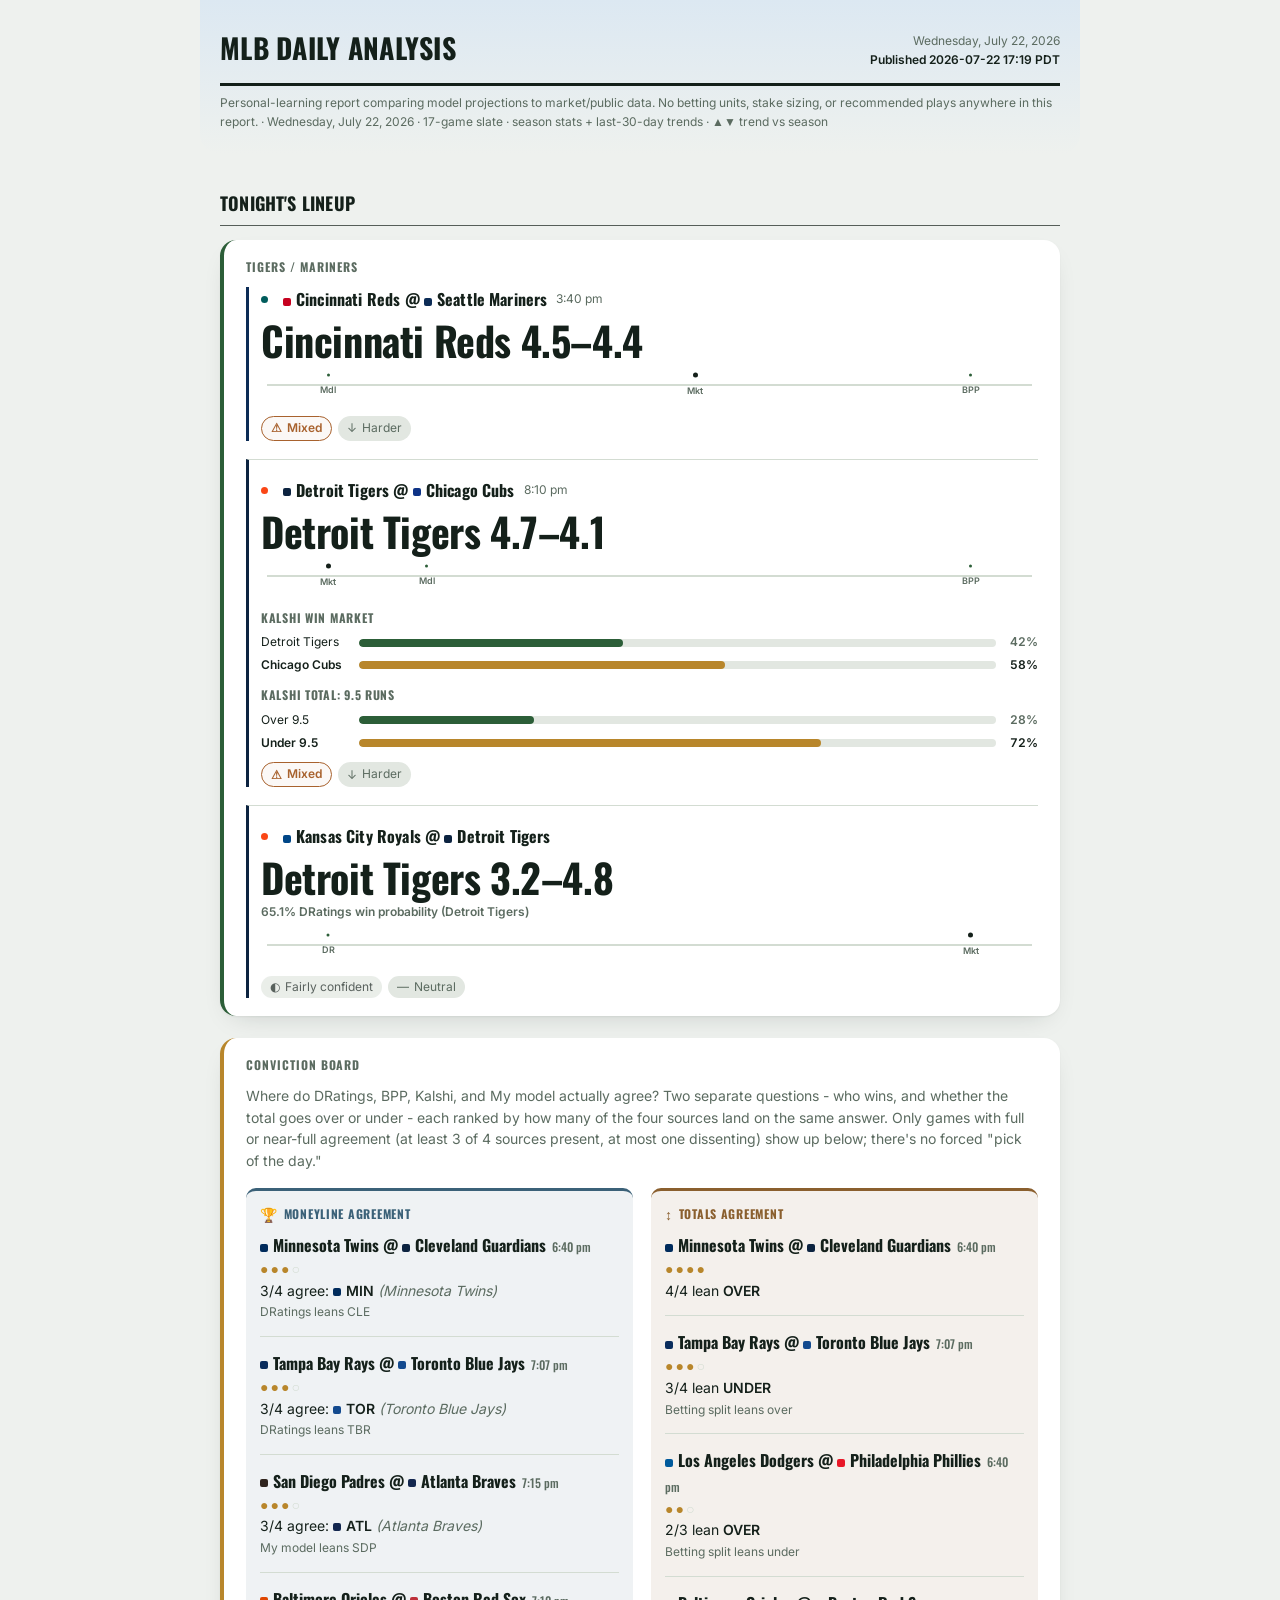
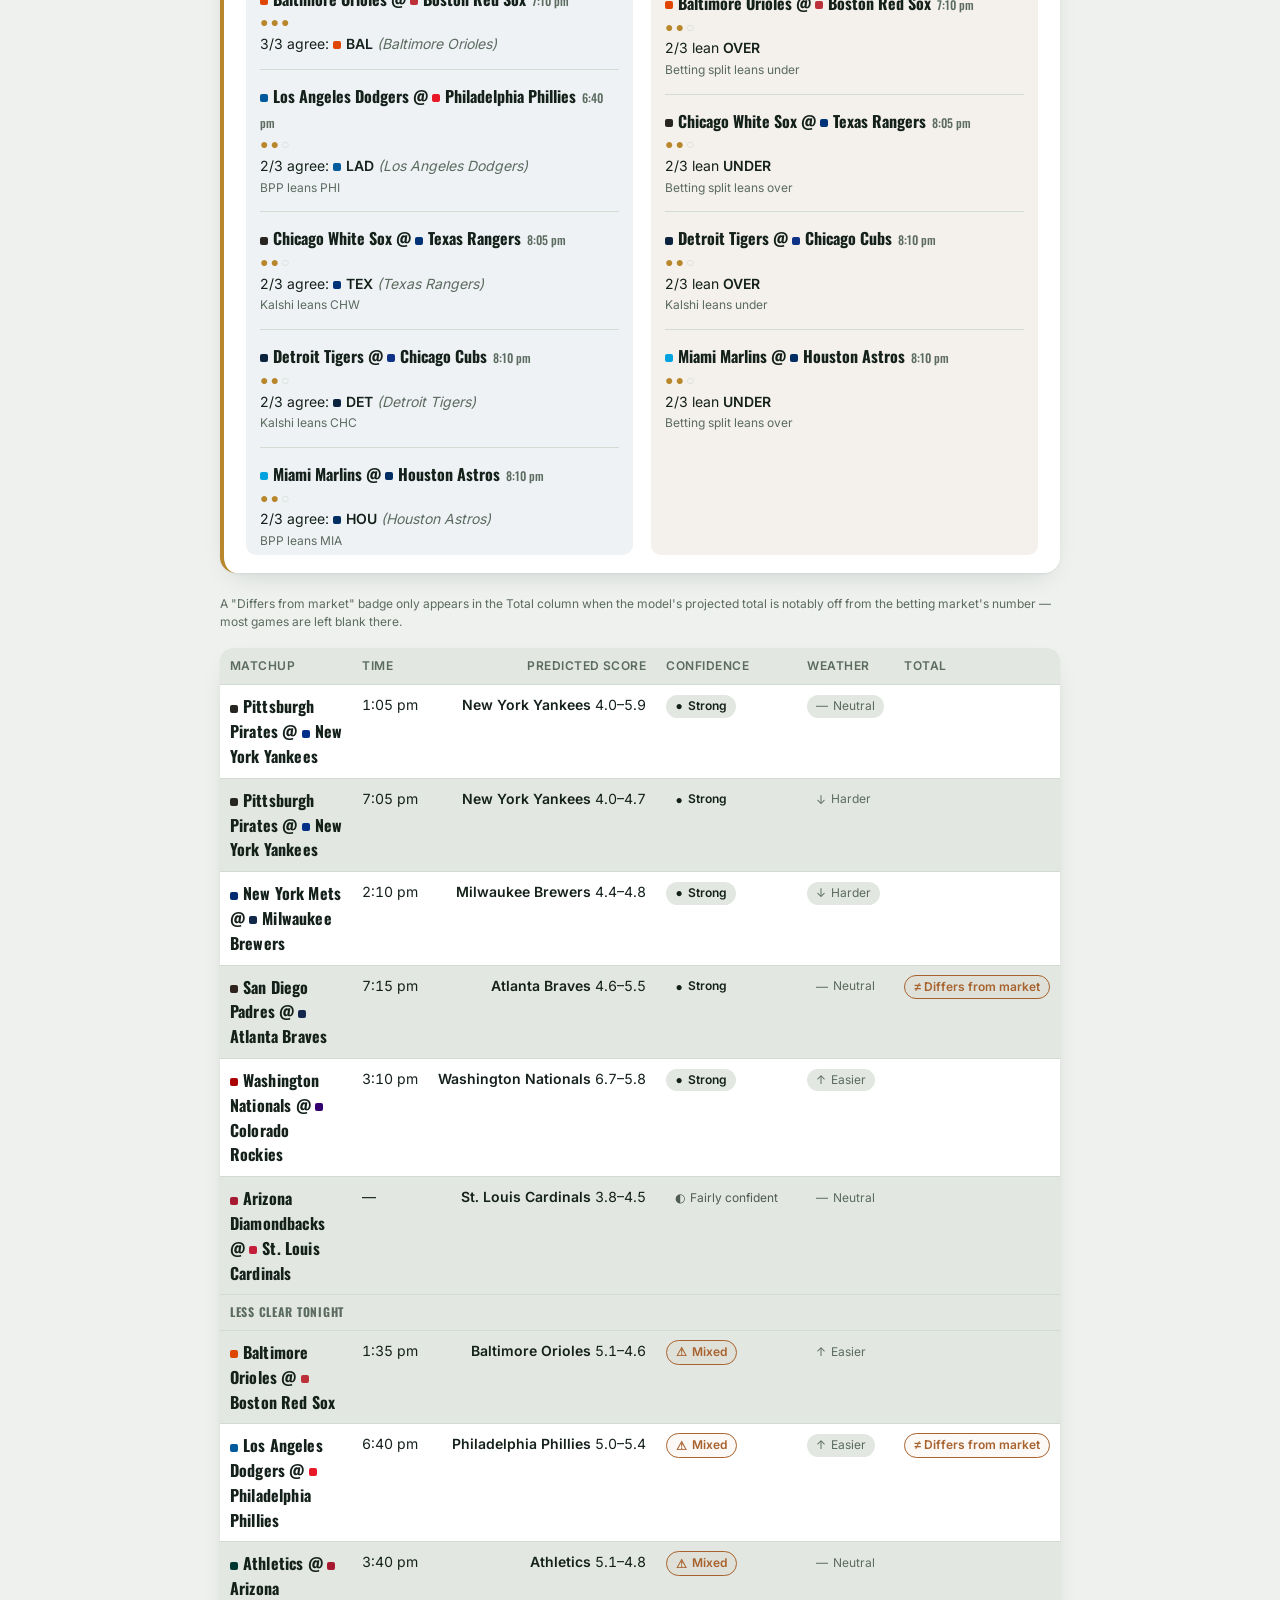
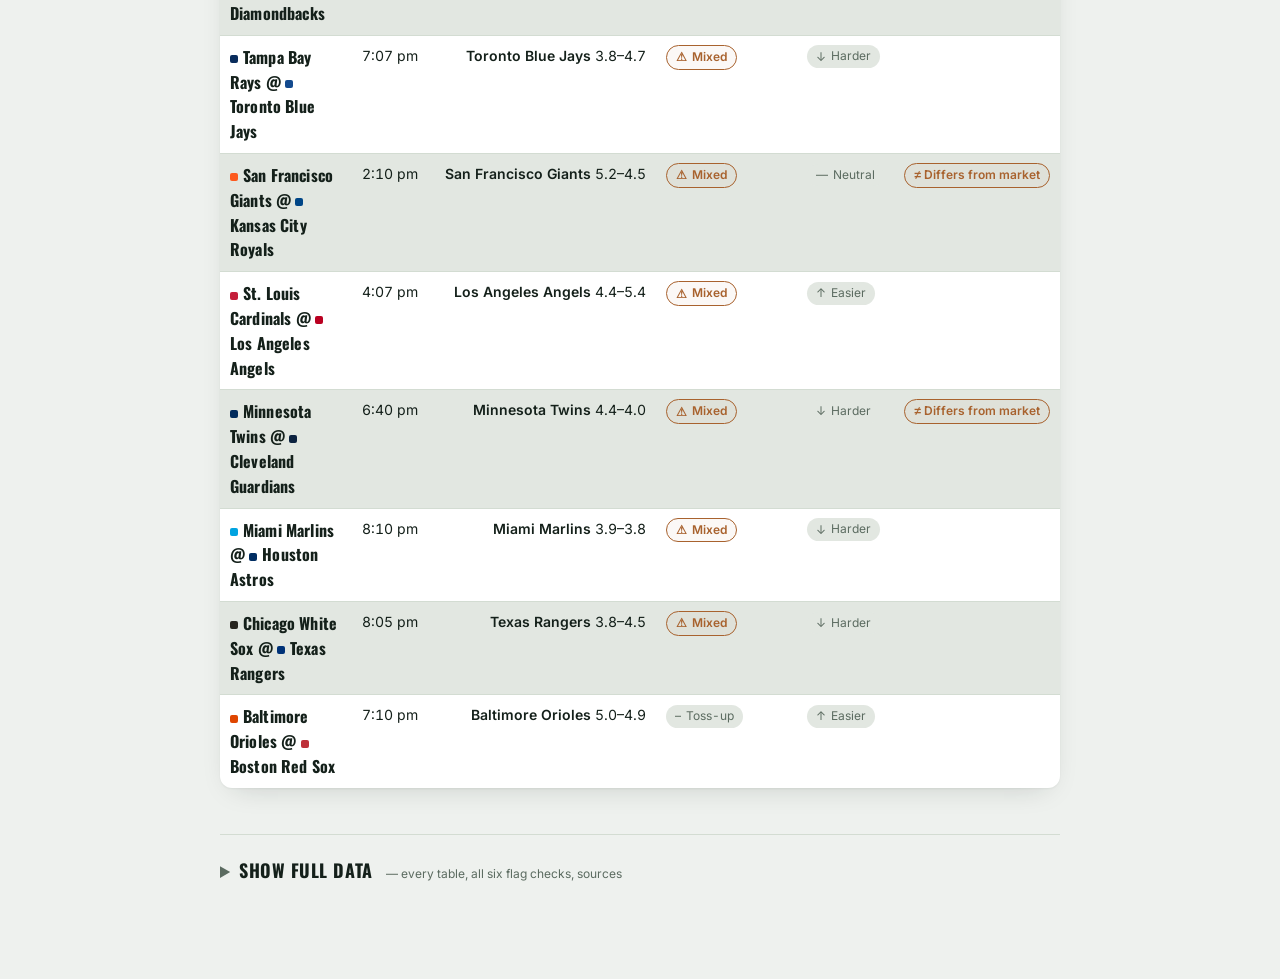
<file: docs/2026-07-22.html>
<!doctype html>
<html lang="en">
<title>MLB Daily Analysis — Wednesday, July 22, 2026</title>
<style>
@font-face { font-family: 'Inter'; font-style: normal; font-weight: 400; font-display: swap; src: url([data-uri]) format('woff2'); }
@font-face { font-family: 'Inter'; font-style: normal; font-weight: 600; font-display: swap; src: url([data-uri]) format('woff2'); }
@font-face { font-family: 'Oswald'; font-style: normal; font-weight: 500; font-display: swap; src: url([data-uri]) format('woff2'); }
@font-face { font-family: 'Oswald'; font-style: normal; font-weight: 700; font-display: swap; src: url([data-uri]) format('woff2'); }

  /* Palette: "broadcast graphic at a night game" - cool chalk/sage neutrals
     (not a warm AI-report cream), grass-green and dusk-gold as structural
     accents, clay/rust kept as the ONE reserved "pay attention" signal
     color (Mixed confidence, Differs-from-market, Conflict verdict - same
     rule as before, just extended to any future flagged badge). */
  :root {
    --bg:#eef1ee; --bg-alt:#e2e7e1; --card:#ffffff; --ink:#14201a; --muted:#5b6b60;
    --line:#d3dcd2; --accent:#a8622e; --accent-tint:rgba(168,98,46,0.045);
    --accent-2:#2c5e38; --accent-2-tint:rgba(44,94,56,0.08);
    --accent-3:#b8862b; --accent-3-tint:rgba(184,134,43,0.14);
    --sky-a:#dce8f2; --sky-b:#eef1ee;
    /* Conviction Board panel tones - two distinct NEUTRAL tones (steel-blue
       for moneyline, warm bronze for totals) so the two lists read as
       separate panels at a glance. Deliberately not team colors. */
    --panel-money:#3b6178; --panel-money-tint:rgba(59,97,120,0.08);
    --panel-totals:#8a5f2e; --panel-totals-tint:rgba(138,95,46,0.09);
    --shadow-card: 0 1px 2px rgba(20,32,26,.05), 0 10px 28px -14px rgba(20,32,26,.22);
    --font-display: 'Oswald', 'Arial Narrow', 'Helvetica Neue Condensed', sans-serif;
    --font-body: 'Inter', -apple-system, 'Segoe UI', Roboto, sans-serif;
    /* Type scale - established once here, applied consistently rather than
       ad hoc per-section sizing. Two deliberate exceptions stay outside
       this scale: large hero-stat numbers (.cg-score, .wt-temp) and the
       sparkline's micro tick labels (.spark-label), both of which are
       chart/stat elements rather than text content. */
    --fs-title: 28px;   /* page title */
    --fs-section: 18px; /* section headers (eyebrows, deep-dive summary) */
    --fs-name: 16px;    /* game/team names */
    --fs-body: 14px;    /* body/detail text */
    --fs-fine: 12px;    /* fine print (labels, captions, table chrome) */
  }
  @media (prefers-color-scheme: dark) {
    :root {
      --bg:#10140f; --bg-alt:#1a1f17; --card:#1c2118; --ink:#e9ede4; --muted:#93a08f;
      --line:#2e362a; --accent:#d99b6c; --accent-tint:rgba(217,155,108,0.07);
      --accent-2:#6fae72; --accent-2-tint:rgba(111,174,114,0.10);
      --accent-3:#d9ad4f; --accent-3-tint:rgba(217,173,79,0.14);
      --sky-a:#16243a; --sky-b:#1c2118;
      --panel-money:#7fa8c4; --panel-money-tint:rgba(127,168,196,0.10);
      --panel-totals:#c99a55; --panel-totals-tint:rgba(201,154,85,0.12);
      --shadow-card: 0 1px 2px rgba(0,0,0,.3), 0 10px 28px -14px rgba(0,0,0,.5);
    }
  }
  :root[data-theme="dark"] {
    --bg:#10140f; --bg-alt:#1a1f17; --card:#1c2118; --ink:#e9ede4; --muted:#93a08f;
    --line:#2e362a; --accent:#d99b6c; --accent-tint:rgba(217,155,108,0.07);
    --accent-2:#6fae72; --accent-2-tint:rgba(111,174,114,0.10);
    --accent-3:#d9ad4f; --accent-3-tint:rgba(217,173,79,0.14);
    --sky-a:#16243a; --sky-b:#1c2118;
    --panel-money:#7fa8c4; --panel-money-tint:rgba(127,168,196,0.10);
    --panel-totals:#c99a55; --panel-totals-tint:rgba(201,154,85,0.12);
    --shadow-card: 0 1px 2px rgba(0,0,0,.3), 0 10px 28px -14px rgba(0,0,0,.5);
  }
  :root[data-theme="light"] {
    --bg:#eef1ee; --bg-alt:#e2e7e1; --card:#ffffff; --ink:#14201a; --muted:#5b6b60;
    --line:#d3dcd2; --accent:#a8622e; --accent-tint:rgba(168,98,46,0.045);
    --accent-2:#2c5e38; --accent-2-tint:rgba(44,94,56,0.08);
    --accent-3:#b8862b; --accent-3-tint:rgba(184,134,43,0.14);
    --sky-a:#dce8f2; --sky-b:#eef1ee;
    --panel-money:#3b6178; --panel-money-tint:rgba(59,97,120,0.08);
    --panel-totals:#8a5f2e; --panel-totals-tint:rgba(138,95,46,0.09);
    --shadow-card: 0 1px 2px rgba(20,32,26,.05), 0 10px 28px -14px rgba(20,32,26,.22);
  }
  /* Tigers/Mariners real team colors - ONLY ever used as a thin left
     border + tiny accent dot on that team's own game card, never as a
     background or dominant fill. */
  :root {
    --det-navy:#0C2340; --det-orange:#FA4616;
    --sea-navy:#0C2C56; --sea-teal:#005C5C;
  }

  * { box-sizing: border-box; }
  html, body { background: var(--bg); }
  body {
    color: var(--ink);
    font-family: var(--font-body);
    max-width: 880px; margin: 0 auto; padding: 26px 20px 80px;
    line-height: 1.55; font-size: var(--fs-body);
    animation: fade-in 0.4s ease-out both;
  }
  @keyframes fade-in { from { opacity: 0; transform: translateY(4px); } to { opacity: 1; transform: none; } }
  @media (prefers-reduced-motion: reduce) { body { animation: none; } }

  .num { text-align: right; font-variant-numeric: tabular-nums; white-space: nowrap; }
  td, th { font-variant-numeric: tabular-nums; }
  strong { font-weight: 600; }

  /* ---------- masthead ---------- */
  /* Pale sky-to-chalk gradient band, dark text throughout in light mode -
     the "safe" version of the reference weather-app's dark hero strip.
     Dark mode gets the moodier "night game" read for free since --sky-a/b
     are already a deep navy-to-charcoal pair there. */
  .hero-band { margin: -26px -20px 28px; padding: 26px 20px 22px;
    background: linear-gradient(180deg, var(--sky-a), var(--sky-b));
    border-radius: 0 0 20px 20px; }
  .masthead { display: flex; justify-content: space-between; align-items: flex-end; gap: 16px;
    border-bottom: 3px solid var(--ink); padding-bottom: 14px; margin-bottom: 6px; flex-wrap: wrap; }
  .masthead h1 { margin: 0; font-family: var(--font-display); font-size: var(--fs-title); font-weight: 700;
    letter-spacing: 0.01em; text-transform: uppercase; text-wrap: balance; }
  .masthead .meta { text-align: right; color: var(--muted); font-size: var(--fs-fine); line-height: 1.6; }
  .masthead .meta strong { display: block; color: var(--ink); font-size: var(--fs-fine); font-weight: 600; }
  .disclaimer-strip { color: var(--muted); font-size: var(--fs-fine); margin: 8px 0 0; }
  .hero-band .disclaimer-strip:last-child { margin-bottom: 0; }

  /* ---------- section labels ---------- */
  .eyebrow { margin: 36px 0 14px; }
  .eyebrow .label { font-family: var(--font-display); font-size: var(--fs-section); font-weight: 700;
    letter-spacing: 0.01em; text-transform: uppercase; color: var(--ink); }
  .eyebrow .sub { display: block; color: var(--muted); font-size: var(--fs-fine); font-family: var(--font-body);
    font-weight: 400; margin-top: 2px; }
  .eyebrow .rule { display: block; height: 1px; background: var(--ink); margin-top: 8px; opacity: 0.7; }
  .deep-dive .eyebrow .label { font-size: var(--fs-section); }

  /* ---------- prose (Tonight's Lineup) ---------- */
  .prose p { margin: 0 0 10px; font-size: var(--fs-body); }
  .g-row { display: inline-flex; align-items: center; flex-wrap: wrap; gap: 9px; }
  .g-head { font-family: var(--font-display); font-weight: 700; letter-spacing: 0.01em; font-size: var(--fs-name); }
  .g-time { color: var(--muted); font-size: var(--fs-fine); font-weight: 400; font-family: var(--font-body); }
  .muted { font-weight: 400; color: var(--muted); font-style: italic; }

  /* small team-identifier chip - a dot of the team's real primary color
     right before its name, everywhere a team name/abbrev appears. Just an
     identifier, not a background wash - kept small and subtle on purpose. */
  .team-chip { display: inline-block; width: 8px; height: 8px; border-radius: 2px;
    margin-right: 5px; vertical-align: middle; flex: none; }

  /* status badges: icon + word together, always legible on their own -
     color is reserved for the two things that should visually pop
     (Mixed confidence, Differs-from-market total); everything else stays
     calm/neutral so routine games don't compete for attention. No emoji
     glyphs are used in badges - only plain Unicode symbols with reliable
     text-glyph fallback, to avoid the tofu-box rendering risk emoji can hit. */
  .badge { display: inline-flex; align-items: center; gap: 5px; padding: 3px 9px;
    border-radius: 20px; font-size: var(--fs-fine); font-weight: 600; white-space: nowrap; line-height: 1.4; }
  .badge-icon { font-size: var(--fs-fine); line-height: 1; }
  .badge-confidence { background: var(--bg-alt); color: var(--ink); }
  .badge-confidence.conf-fair { opacity: 0.7; font-weight: 500; }
  .badge-confidence.conf-tossup { color: var(--muted); font-weight: 500; }
  .badge-confidence.conf-mixed { background: var(--accent-tint); color: var(--accent);
    border: 1px solid var(--accent); font-weight: 700; }
  .badge-weather { background: var(--bg-alt); color: var(--muted); font-weight: 500; }
  .badge-flag { background: var(--accent-tint); color: var(--accent); border: 1px solid var(--accent); font-weight: 700; }

  .icon-legend { font-size: var(--fs-fine); color: var(--muted); margin: 0 0 16px; }

  .stale-banner { background: var(--accent-tint); border: 1px solid var(--accent); color: var(--accent);
    border-radius: 4px; padding: 10px 14px; font-size: var(--fs-body); margin: 14px 0 0; }
  .hero-band .stale-banner:last-child { margin-bottom: 0; }

  /* Hero cards: elevated surface, rounded, soft shadow - the "broadcast
     graphic" card language. Left-rule color is the only difference between
     the two (grass for the Tigers/Mariners spotlight, gold for the
     Conviction Board) - both are structural accents, not "pay attention"
     signals, so they stay distinct from --accent (clay), which is reserved
     for Mixed/Conflict/Differs-from-market. */
  .hero-card { background: var(--card); border-radius: 16px; box-shadow: var(--shadow-card);
    padding: 18px 22px; margin-bottom: 22px; border-left: 4px solid var(--accent-2); }
  .hero-card.conviction { border-left-color: var(--accent-3); }
  .hero-card .kicker { font-family: var(--font-display); font-size: var(--fs-fine); font-weight: 700;
    letter-spacing: 0.08em; text-transform: uppercase; color: var(--muted); margin-bottom: 10px; }
  .also-note { font-size: var(--fs-body); color: var(--muted); margin: 0 0 22px; }

  .callout-game { padding-left: 12px; border-left: 3px solid transparent; }
  .callout-game + .callout-game { margin-top: 18px; padding-top: 18px; border-top: 1px solid var(--line); }
  /* Tigers/Mariners real team colors - thin left border only, per team,
     never a background or dominant fill (see :root vars above). */
  .callout-game.team-det { border-left-color: var(--det-navy); }
  .callout-game.team-sea { border-left-color: var(--sea-navy); }
  .callout-game .team-dot { display: inline-block; width: 7px; height: 7px; border-radius: 50%; margin-right: 6px; }
  .callout-game.team-det .team-dot { background: var(--det-orange); }
  .callout-game.team-sea .team-dot { background: var(--sea-teal); }
  .cg-score { font-family: var(--font-display); font-weight: 700; font-variant-numeric: tabular-nums;
    letter-spacing: -0.01em; margin: 6px 0 4px; font-size: 40px; line-height: 1.1; } /* hero stat, outside type scale */
  .cg-score strong { font-weight: 700; }
  .cg-pct { font-family: var(--font-body); font-size: var(--fs-fine); font-weight: 600; color: var(--muted);
    margin: 0 0 10px; }
  .cg-badges { display: flex; flex-wrap: wrap; gap: 6px; margin-top: 10px; }
  .cg-note { font-size: var(--fs-body); color: var(--muted); margin-top: 10px; }

  /* Conviction Board: two independently-ranked lists (moneyline agreement,
     totals agreement) - dots make the agreement count scannable at a
     glance, the text spells out exactly which sources agree/dissent so
     "conviction" is never asserted without showing its reasoning. Each
     list gets its own panel treatment (top border + tint + icon) using
     --panel-money/--panel-totals, two neutral tones distinct from any
     team color, so the two questions ("who wins" vs. "over/under") read
     as separate panels even on a quick scroll. */
  .board-grid { display: grid; grid-template-columns: 1fr 1fr; gap: 18px; }
  @media (max-width: 640px) { .board-grid { grid-template-columns: 1fr; } }
  .board-col { border-radius: 10px; padding: 14px 14px 4px; border-top: 3px solid var(--line); }
  .board-col.money { border-top-color: var(--panel-money); background: var(--panel-money-tint); }
  .board-col.totals { border-top-color: var(--panel-totals); background: var(--panel-totals-tint); }
  .board-col .board-heading { display: flex; align-items: center; gap: 6px; font-family: var(--font-display);
    font-size: var(--fs-fine); font-weight: 700; letter-spacing: 0.06em; text-transform: uppercase;
    color: var(--muted); margin-bottom: 10px; }
  .board-col.money .board-heading { color: var(--panel-money); }
  .board-col.totals .board-heading { color: var(--panel-totals); }
  .board-heading .bh-icon { font-size: 14px; line-height: 1; }
  .board-row + .board-row { margin-top: 14px; padding-top: 14px; border-top: 1px solid var(--line); }
  .board-row .br-matchup { font-family: var(--font-display); font-weight: 700; font-size: var(--fs-name); }
  .board-row .br-time { color: var(--muted); font-weight: 400; font-size: var(--fs-fine); margin-left: 6px; }
  .board-dots { margin: 6px 0 4px; letter-spacing: 2px; font-size: var(--fs-body); }
  .board-dots .dot-on { color: var(--accent-3); }
  .board-dots .dot-off { color: var(--line); }
  .board-verdict { font-size: var(--fs-body); }
  .board-verdict strong { font-weight: 700; }
  .board-dissent { font-size: var(--fs-fine); color: var(--muted); margin-top: 2px; }

  /* Sparkline: totals-runs ticks (DRatings/BPP/Model/Market) on one line,
     each positioned by its precomputed 0-100 x (see _totals_sparkline in
     build.py) - plain positioned divs rather than an SVG viewBox, so it
     stays pixel-accurate at any card width with no scaling math to get wrong. */
  .spark { position: relative; height: 30px; margin: 14px 6px 4px; }
  .spark::before { content: ""; position: absolute; left: 0; right: 0; top: 8px; height: 2px; background: var(--line); }
  .spark-tick { position: absolute; top: 8px; transform: translate(-50%, -50%);
    display: flex; flex-direction: column; align-items: center; }
  .spark-dot { width: 7px; height: 7px; border-radius: 50%; background: var(--accent-2); border: 2px solid var(--card); }
  .spark-tick.is-market .spark-dot { background: var(--ink); width: 9px; height: 9px; }
  .spark-label { font-family: var(--font-body); font-size: 9px; font-weight: 600; color: var(--muted);
    margin-top: 4px; white-space: nowrap; } /* sparkline micro tick, outside type scale */

  /* Probability bars: Kalshi's real-money market odds, in the same visual
     language as the reference weather-app's bracket list - grass fill for
     ordinary rows, gold fill + bold label for whichever side the market
     currently favors. Reused compact in hero cards and (smaller, "sm") in
     the deep-dive Market Probabilities table. */
  .prob-bar-list { margin-top: 12px; }
  .prob-bar-kicker { font-family: var(--font-display); font-size: var(--fs-fine); font-weight: 700;
    text-transform: uppercase; letter-spacing: 0.06em; color: var(--muted); margin-bottom: 6px; }
  .prob-row { display: flex; align-items: center; gap: 8px; margin: 4px 0; font-size: var(--fs-fine); }
  .prob-label { flex: 0 0 auto; min-width: 90px; max-width: 160px; overflow: hidden; text-overflow: ellipsis;
    white-space: nowrap; color: var(--ink); }
  .prob-row.is-top .prob-label { font-weight: 700; }
  .prob-bar-track { flex: 1 1 auto; height: 8px; background: var(--bg-alt); border-radius: 6px; overflow: hidden; }
  .prob-bar-track.sm { height: 6px; }
  .prob-bar-fill { display: block; height: 100%; background: var(--accent-2); border-radius: 6px; }
  .prob-row.is-top .prob-bar-fill { background: var(--accent-3); }
  .prob-pct { flex: 0 0 auto; width: 34px; text-align: right; font-variant-numeric: tabular-nums;
    font-weight: 600; color: var(--muted); }
  .prob-row.is-top .prob-pct { color: var(--ink); }
  .cell-bar-row { display: flex; align-items: center; gap: 6px; font-size: var(--fs-fine); margin: 3px 0; min-width: 140px; }
  .cell-bar-row .cell-bar-label { flex: 0 0 26px; font-weight: 600; color: var(--muted); }
  .cell-bar-row .cell-bar-pct { flex: 0 0 30px; text-align: right; font-variant-numeric: tabular-nums; color: var(--muted); }

  .tonight-table th.num, .tonight-table td.num { text-align: right; }
  .tonight-table tbody tr.section-row td { background: var(--bg-alt); font-family: var(--font-display);
    font-size: var(--fs-fine); font-weight: 700; letter-spacing: 0.06em; text-transform: uppercase; color: var(--muted);
    border-bottom: 1px solid var(--line); padding: 8px 10px; }
  .tonight-table tbody tr.section-row:hover { background: var(--bg-alt); }

  .divider { border: none; border-top: 1px solid var(--line); margin: 46px 0 8px; }

  /* ---------- deep dive ---------- */
  details.deep-dive summary { font-family: var(--font-display); font-size: var(--fs-section); font-weight: 700;
    letter-spacing: 0.03em; text-transform: uppercase; cursor: pointer; padding: 14px 0; color: var(--ink); }
  details.deep-dive summary::marker { color: var(--muted); }
  details.deep-dive summary .hint { font-family: var(--font-body); text-transform: none; font-weight: 400;
    color: var(--muted); font-size: var(--fs-fine); letter-spacing: normal; margin-left: 8px; }

  .jump-nav { display: flex; flex-wrap: wrap; gap: 6px 0; margin: 10px 0 6px; padding: 12px 14px;
    background: var(--card); border-radius: 10px; box-shadow: var(--shadow-card); font-size: var(--fs-fine); }
  .jump-nav a { color: var(--ink); text-decoration: none; padding: 2px 10px; border-right: 1px solid var(--line); }
  .jump-nav a:last-child { border-right: none; }
  .jump-nav a:hover { color: var(--accent); }

  .card { padding: 2px 0 4px; font-size: var(--fs-body); }
  .card.boxed { background: var(--card); border: 1px solid var(--line); border-radius: 10px; padding: 14px 16px;
    box-shadow: var(--shadow-card); }

  /* Dense data tables stay tables (a 15-row card grid doesn't scan the way
     a table does) - just get a rounded elevated "panel" chrome and zebra
     striping so they read as part of the same card-based system as the
     hero cards above, rather than looking like a leftover plain-HTML table. */
  .table-wrap { overflow-x: auto; margin: 4px 0 8px; background: var(--card); border-radius: 12px;
    box-shadow: var(--shadow-card); }
  table { border-collapse: collapse; width: 100%; font-size: var(--fs-body); }
  th, td { padding: 9px 10px; text-align: left; vertical-align: top; border-bottom: 1px solid var(--line); }
  thead th { font-weight: 600; font-size: var(--fs-fine); text-transform: uppercase; letter-spacing: 0.04em;
    color: var(--muted); background: var(--bg-alt); border-bottom: 1px solid var(--line); white-space: nowrap; }
  thead th:first-child { border-top-left-radius: 12px; }
  thead th:last-child { border-top-right-radius: 12px; }
  tbody tr:nth-child(even) { background: var(--bg-alt); }
  tbody tr:hover { background: var(--accent-2-tint); }
  tbody tr:last-child td { border-bottom: none; }
  tbody tr:last-child td:first-child { border-bottom-left-radius: 12px; }
  tbody tr:last-child td:last-child { border-bottom-right-radius: 12px; }

  /* the ONE accent color: flag trigger labels and "Conflict" verdicts only -
     Tigers/Mariners now use their own real team colors (see .callout-game.team-*
     above), not this shared accent. */
  .dot { display: inline-block; width: 7px; height: 7px; border-radius: 50%; margin-right: 7px;
    background: var(--accent); flex-shrink: 0; position: relative; top: 5px; }
  .dot-quiet { background: var(--line); }
  .flag-line { display: flex; align-items: flex-start; margin: 7px 0; }
  .flag-text { display: block; }
  .flag-text .tag-mini { display: block; font-size: var(--fs-fine); font-weight: 700; text-transform: uppercase;
    letter-spacing: 0.05em; color: var(--accent); margin-bottom: 2px; }
  .flag-text .detail-main { display: block; color: var(--ink); font-size: var(--fs-body); }

  .prediction-line { font-size: var(--fs-body); margin: 6px 0 2px; }
  .prediction-line .src { color: var(--muted); font-size: var(--fs-fine); font-weight: 400; text-transform: uppercase; letter-spacing: 0.03em; }
  .no-prediction { color: var(--muted); font-style: italic; font-size: var(--fs-body); }

  .weather-grid { display: grid; grid-template-columns: repeat(auto-fill, minmax(150px, 1fr)); gap: 10px; margin: 10px 0 8px; }
  .weather-tile { background: var(--card); border-radius: 10px; box-shadow: var(--shadow-card); padding: 12px 13px; }
  .weather-tile .wt-matchup { font-family: var(--font-display); font-weight: 700; font-size: var(--fs-name); margin-bottom: 6px; }
  .weather-tile .wt-main { display: flex; align-items: baseline; gap: 8px; }
  .weather-tile .wt-icon { font-size: 22px; line-height: 1; }
  .weather-tile .wt-temp { font-size: 20px; font-weight: 700; font-variant-numeric: tabular-nums; } /* hero stat, outside type scale */
  .weather-tile .wt-cond { color: var(--muted); font-size: var(--fs-fine); }
  .weather-tile .wt-effect { font-size: var(--fs-body); margin-top: 6px; padding-top: 6px; border-top: 1px solid var(--line); }

  .glossary dt { font-weight: 600; }
  .glossary dl { display: grid; grid-template-columns: 110px 1fr; gap: 7px 14px; margin: 0; font-size: var(--fs-body); }

  .sources { list-style: none; margin: 0; padding: 0; }
  .sources li { padding: 8px 0; border-bottom: 1px solid var(--line); }
  .sources li:last-child { border-bottom: none; }
  .sources .src-name { font-weight: 600; display: inline-block; min-width: 150px; }

  .verdict { display: flex; align-items: center; font-weight: 600; }
  .verdict.no { color: var(--accent); }
  .verdict.yes { color: var(--muted); font-weight: 400; }

  .snippet { font-style: italic; color: var(--muted); }
  a { color: var(--ink); }
  .final-note { margin-top: 50px; padding-top: 16px; border-top: 1px solid var(--line); font-size: var(--fs-fine); color: var(--muted); }
</style>























<div class="hero-band">
<div class="masthead">
  <h1>MLB Daily Analysis</h1>
  <div class="meta">Wednesday, July 22, 2026<strong>Published 2026-07-22 17:19 PDT</strong></div>
</div>
<div class="disclaimer-strip">Personal-learning report comparing model projections to market/public data. No betting units, stake sizing, or recommended plays anywhere in this report. · Wednesday, July 22, 2026 · 17-game slate · season stats + last-30-day trends · ▲▼ trend vs season</div>

</div>

<div class="eyebrow"><span class="label">Tonight's Lineup</span><span class="rule"></span></div>
<div class="prose">


<div class="hero-card">
  <div class="kicker">Tigers / Mariners</div>
  
  
  <div class="callout-game team-sea">
    <div class="g-row"><span class="team-dot"></span><span class="g-head"><span class="team-chip" style="background:#C6011F" title="CIN"></span>Cincinnati Reds @ <span class="team-chip" style="background:#0C2C56" title="SEA"></span>Seattle Mariners</span> <span class="g-time">3:40 pm</span></div>
    <div class="cg-score">
<strong>Cincinnati Reds</strong> 4.5–4.4
</div>
    


    

<div class="spark" title="Projected total runs: BPP 8.8, Mdl 8.1, Mkt 8.5">
<div class="spark-tick" style="left:92.0%"><span class="spark-dot"></span><span class="spark-label">BPP</span></div><div class="spark-tick" style="left:8.0%"><span class="spark-dot"></span><span class="spark-label">Mdl</span></div><div class="spark-tick is-market" style="left:56.0%"><span class="spark-dot"></span><span class="spark-label">Mkt</span></div>
</div>


    



    <div class="cg-badges">

<span class="badge badge-confidence conf-mixed" title="mixed signals"><span class="badge-icon">⚠</span>Mixed</span>
<span class="badge badge-weather" title="Weather makes scoring a bit harder"><span class="badge-icon">↓</span>Harder</span>

</div>
  </div>
  
  
  <div class="callout-game team-det">
    <div class="g-row"><span class="team-dot"></span><span class="g-head"><span class="team-chip" style="background:#0C2340" title="DET"></span>Detroit Tigers @ <span class="team-chip" style="background:#0E3386" title="CHC"></span>Chicago Cubs</span> <span class="g-time">8:10 pm</span></div>
    <div class="cg-score">
<strong>Detroit Tigers</strong> 4.7–4.1
</div>
    


    

<div class="spark" title="Projected total runs: BPP 8.8, Mdl 7.7, Mkt 7.5">
<div class="spark-tick" style="left:92.0%"><span class="spark-dot"></span><span class="spark-label">BPP</span></div><div class="spark-tick" style="left:20.9%"><span class="spark-dot"></span><span class="spark-label">Mdl</span></div><div class="spark-tick is-market" style="left:8.0%"><span class="spark-dot"></span><span class="spark-label">Mkt</span></div>
</div>


    

<div class="prob-bar-list">
  <div class="prob-bar-kicker">Kalshi win market</div>
  
<div class="prob-row">
  <span class="prob-label">Detroit Tigers</span>
  <span class="prob-bar-track"><span class="prob-bar-fill" style="width:41.5%"></span></span>
  <span class="prob-pct">42%</span>
</div>

  
<div class="prob-row is-top">
  <span class="prob-label">Chicago Cubs</span>
  <span class="prob-bar-track"><span class="prob-bar-fill" style="width:57.5%"></span></span>
  <span class="prob-pct">58%</span>
</div>

</div>



<div class="prob-bar-list">
  <div class="prob-bar-kicker">Kalshi total: 9.5 runs</div>
  
<div class="prob-row">
  <span class="prob-label">Over 9.5</span>
  <span class="prob-bar-track"><span class="prob-bar-fill" style="width:27.5%"></span></span>
  <span class="prob-pct">28%</span>
</div>

  
<div class="prob-row is-top">
  <span class="prob-label">Under 9.5</span>
  <span class="prob-bar-track"><span class="prob-bar-fill" style="width:72.5%"></span></span>
  <span class="prob-pct">72%</span>
</div>

</div>


    <div class="cg-badges">

<span class="badge badge-confidence conf-mixed" title="mixed signals"><span class="badge-icon">⚠</span>Mixed</span>
<span class="badge badge-weather" title="Weather makes scoring notably harder"><span class="badge-icon">↓</span>Harder</span>

</div>
  </div>
  
  
  <div class="callout-game team-det">
    <div class="g-row"><span class="team-dot"></span><span class="g-head"><span class="team-chip" style="background:#004687" title="KCR"></span>Kansas City Royals @ <span class="team-chip" style="background:#0C2340" title="DET"></span>Detroit Tigers</span></div>
    <div class="cg-score">
<strong>Detroit Tigers</strong> 3.2–4.8
</div>
    



<div class="cg-pct">65.1% DRatings win probability (Detroit Tigers)</div>


    

<div class="spark" title="Projected total runs: DR 8.0, Mkt 8.0">
<div class="spark-tick" style="left:8.0%"><span class="spark-dot"></span><span class="spark-label">DR</span></div><div class="spark-tick is-market" style="left:92.0%"><span class="spark-dot"></span><span class="spark-label">Mkt</span></div>
</div>


    



    <div class="cg-badges">

<span class="badge badge-confidence conf-fair" title="fairly confident pick"><span class="badge-icon">◐</span>Fairly confident</span>
<span class="badge badge-weather" title="Weather "><span class="badge-icon">—</span>Neutral</span>

</div>
  </div>
  
</div>


<div class="hero-card conviction">
  <div class="kicker">Conviction Board</div>
  <div class="also-note" style="margin-bottom:16px">Where do DRatings, BPP, Kalshi, and My model actually agree? Two separate questions - who wins, and whether the total goes over or under - each ranked by how many of the four sources land on the same answer. Only games with full or near-full agreement (at least 3 of 4 sources present, at most one dissenting) show up below; there's no forced "pick of the day."</div>
  <div class="board-grid">
    <div class="board-col money">
      <div class="board-heading"><span class="bh-icon">🏆</span>Moneyline agreement</div>
      
      
<div class="board-row">
  <div class="br-matchup"><span class="team-chip" style="background:#002B5C" title="MIN"></span>Minnesota Twins @ <span class="team-chip" style="background:#0C2340" title="CLE"></span>Cleveland Guardians<span class="br-time">6:40 pm</span></div>
  
<span class="board-dots"><span class="dot-on">●</span><span class="dot-on">●</span><span class="dot-on">●</span><span class="dot-off">○</span></span>

  <div class="board-verdict">3/4 agree: <span class="team-chip" style="background:#002B5C" title="MIN"></span><strong>MIN</strong> <span class="muted">(Minnesota Twins)</span></div>
  
  <div class="board-dissent">DRatings leans CLE</div>
  
</div>

<div class="board-row">
  <div class="br-matchup"><span class="team-chip" style="background:#092C5C" title="TBR"></span>Tampa Bay Rays @ <span class="team-chip" style="background:#134A8E" title="TOR"></span>Toronto Blue Jays<span class="br-time">7:07 pm</span></div>
  
<span class="board-dots"><span class="dot-on">●</span><span class="dot-on">●</span><span class="dot-on">●</span><span class="dot-off">○</span></span>

  <div class="board-verdict">3/4 agree: <span class="team-chip" style="background:#134A8E" title="TOR"></span><strong>TOR</strong> <span class="muted">(Toronto Blue Jays)</span></div>
  
  <div class="board-dissent">DRatings leans TBR</div>
  
</div>

<div class="board-row">
  <div class="br-matchup"><span class="team-chip" style="background:#2F241D" title="SDP"></span>San Diego Padres @ <span class="team-chip" style="background:#13274F" title="ATL"></span>Atlanta Braves<span class="br-time">7:15 pm</span></div>
  
<span class="board-dots"><span class="dot-on">●</span><span class="dot-on">●</span><span class="dot-on">●</span><span class="dot-off">○</span></span>

  <div class="board-verdict">3/4 agree: <span class="team-chip" style="background:#13274F" title="ATL"></span><strong>ATL</strong> <span class="muted">(Atlanta Braves)</span></div>
  
  <div class="board-dissent">My model leans SDP</div>
  
</div>

<div class="board-row">
  <div class="br-matchup"><span class="team-chip" style="background:#DF4601" title="BAL"></span>Baltimore Orioles @ <span class="team-chip" style="background:#BD3039" title="BOS"></span>Boston Red Sox<span class="br-time">7:10 pm</span></div>
  
<span class="board-dots"><span class="dot-on">●</span><span class="dot-on">●</span><span class="dot-on">●</span></span>

  <div class="board-verdict">3/3 agree: <span class="team-chip" style="background:#DF4601" title="BAL"></span><strong>BAL</strong> <span class="muted">(Baltimore Orioles)</span></div>
  
</div>

<div class="board-row">
  <div class="br-matchup"><span class="team-chip" style="background:#005A9C" title="LAD"></span>Los Angeles Dodgers @ <span class="team-chip" style="background:#E81828" title="PHI"></span>Philadelphia Phillies<span class="br-time">6:40 pm</span></div>
  
<span class="board-dots"><span class="dot-on">●</span><span class="dot-on">●</span><span class="dot-off">○</span></span>

  <div class="board-verdict">2/3 agree: <span class="team-chip" style="background:#005A9C" title="LAD"></span><strong>LAD</strong> <span class="muted">(Los Angeles Dodgers)</span></div>
  
  <div class="board-dissent">BPP leans PHI</div>
  
</div>

<div class="board-row">
  <div class="br-matchup"><span class="team-chip" style="background:#27251F" title="CHW"></span>Chicago White Sox @ <span class="team-chip" style="background:#003278" title="TEX"></span>Texas Rangers<span class="br-time">8:05 pm</span></div>
  
<span class="board-dots"><span class="dot-on">●</span><span class="dot-on">●</span><span class="dot-off">○</span></span>

  <div class="board-verdict">2/3 agree: <span class="team-chip" style="background:#003278" title="TEX"></span><strong>TEX</strong> <span class="muted">(Texas Rangers)</span></div>
  
  <div class="board-dissent">Kalshi leans CHW</div>
  
</div>

<div class="board-row">
  <div class="br-matchup"><span class="team-chip" style="background:#0C2340" title="DET"></span>Detroit Tigers @ <span class="team-chip" style="background:#0E3386" title="CHC"></span>Chicago Cubs<span class="br-time">8:10 pm</span></div>
  
<span class="board-dots"><span class="dot-on">●</span><span class="dot-on">●</span><span class="dot-off">○</span></span>

  <div class="board-verdict">2/3 agree: <span class="team-chip" style="background:#0C2340" title="DET"></span><strong>DET</strong> <span class="muted">(Detroit Tigers)</span></div>
  
  <div class="board-dissent">Kalshi leans CHC</div>
  
</div>

<div class="board-row">
  <div class="br-matchup"><span class="team-chip" style="background:#00A3E0" title="MIA"></span>Miami Marlins @ <span class="team-chip" style="background:#002D62" title="HOU"></span>Houston Astros<span class="br-time">8:10 pm</span></div>
  
<span class="board-dots"><span class="dot-on">●</span><span class="dot-on">●</span><span class="dot-off">○</span></span>

  <div class="board-verdict">2/3 agree: <span class="team-chip" style="background:#002D62" title="HOU"></span><strong>HOU</strong> <span class="muted">(Houston Astros)</span></div>
  
  <div class="board-dissent">BPP leans MIA</div>
  
</div>

      
    </div>
    <div class="board-col totals">
      <div class="board-heading"><span class="bh-icon">↕</span>Totals agreement</div>
      
      
<div class="board-row">
  <div class="br-matchup"><span class="team-chip" style="background:#002B5C" title="MIN"></span>Minnesota Twins @ <span class="team-chip" style="background:#0C2340" title="CLE"></span>Cleveland Guardians<span class="br-time">6:40 pm</span></div>
  
<span class="board-dots"><span class="dot-on">●</span><span class="dot-on">●</span><span class="dot-on">●</span><span class="dot-on">●</span></span>

  <div class="board-verdict">4/4 lean <strong>OVER</strong></div>
  
</div>

<div class="board-row">
  <div class="br-matchup"><span class="team-chip" style="background:#092C5C" title="TBR"></span>Tampa Bay Rays @ <span class="team-chip" style="background:#134A8E" title="TOR"></span>Toronto Blue Jays<span class="br-time">7:07 pm</span></div>
  
<span class="board-dots"><span class="dot-on">●</span><span class="dot-on">●</span><span class="dot-on">●</span><span class="dot-off">○</span></span>

  <div class="board-verdict">3/4 lean <strong>UNDER</strong></div>
  
  <div class="board-dissent">Betting split leans over</div>
  
</div>

<div class="board-row">
  <div class="br-matchup"><span class="team-chip" style="background:#005A9C" title="LAD"></span>Los Angeles Dodgers @ <span class="team-chip" style="background:#E81828" title="PHI"></span>Philadelphia Phillies<span class="br-time">6:40 pm</span></div>
  
<span class="board-dots"><span class="dot-on">●</span><span class="dot-on">●</span><span class="dot-off">○</span></span>

  <div class="board-verdict">2/3 lean <strong>OVER</strong></div>
  
  <div class="board-dissent">Betting split leans under</div>
  
</div>

<div class="board-row">
  <div class="br-matchup"><span class="team-chip" style="background:#DF4601" title="BAL"></span>Baltimore Orioles @ <span class="team-chip" style="background:#BD3039" title="BOS"></span>Boston Red Sox<span class="br-time">7:10 pm</span></div>
  
<span class="board-dots"><span class="dot-on">●</span><span class="dot-on">●</span><span class="dot-off">○</span></span>

  <div class="board-verdict">2/3 lean <strong>OVER</strong></div>
  
  <div class="board-dissent">Betting split leans under</div>
  
</div>

<div class="board-row">
  <div class="br-matchup"><span class="team-chip" style="background:#27251F" title="CHW"></span>Chicago White Sox @ <span class="team-chip" style="background:#003278" title="TEX"></span>Texas Rangers<span class="br-time">8:05 pm</span></div>
  
<span class="board-dots"><span class="dot-on">●</span><span class="dot-on">●</span><span class="dot-off">○</span></span>

  <div class="board-verdict">2/3 lean <strong>UNDER</strong></div>
  
  <div class="board-dissent">Betting split leans over</div>
  
</div>

<div class="board-row">
  <div class="br-matchup"><span class="team-chip" style="background:#0C2340" title="DET"></span>Detroit Tigers @ <span class="team-chip" style="background:#0E3386" title="CHC"></span>Chicago Cubs<span class="br-time">8:10 pm</span></div>
  
<span class="board-dots"><span class="dot-on">●</span><span class="dot-on">●</span><span class="dot-off">○</span></span>

  <div class="board-verdict">2/3 lean <strong>OVER</strong></div>
  
  <div class="board-dissent">Kalshi leans under</div>
  
</div>

<div class="board-row">
  <div class="br-matchup"><span class="team-chip" style="background:#00A3E0" title="MIA"></span>Miami Marlins @ <span class="team-chip" style="background:#002D62" title="HOU"></span>Houston Astros<span class="br-time">8:10 pm</span></div>
  
<span class="board-dots"><span class="dot-on">●</span><span class="dot-on">●</span><span class="dot-off">○</span></span>

  <div class="board-verdict">2/3 lean <strong>UNDER</strong></div>
  
  <div class="board-dissent">Betting split leans over</div>
  
</div>

      
    </div>
  </div>
</div>


<div class="icon-legend">A "Differs from market" badge only appears in the Total column when the model's projected total is notably off from the betting market's number — most games are left blank there.</div>
<div class="table-wrap"><table class="tonight-table">
<thead><tr><th>Matchup</th><th>Time</th><th class="num">Predicted Score</th><th>Confidence</th><th>Weather</th><th>Total</th></tr></thead>
<tbody>

<tr>
<td><span class="g-head"><span class="team-chip" style="background:#27251F" title="PIT"></span>Pittsburgh Pirates @ <span class="team-chip" style="background:#003087" title="NYY"></span>New York Yankees</span></td>
<td style="white-space:nowrap">1:05 pm</td>
<td class="num">
<strong>New York Yankees</strong> 4.0–5.9
</td>
<td><span class="badge badge-confidence conf-strong" title="strong consensus"><span class="badge-icon">●</span>Strong</span></td>
<td><span class="badge badge-weather" title="Weather close to a neutral effect on scoring"><span class="badge-icon">—</span>Neutral</span></td>
<td></td>
</tr>

<tr>
<td><span class="g-head"><span class="team-chip" style="background:#27251F" title="PIT"></span>Pittsburgh Pirates @ <span class="team-chip" style="background:#003087" title="NYY"></span>New York Yankees</span></td>
<td style="white-space:nowrap">7:05 pm</td>
<td class="num">
<strong>New York Yankees</strong> 4.0–4.7
</td>
<td><span class="badge badge-confidence conf-strong" title="strong consensus"><span class="badge-icon">●</span>Strong</span></td>
<td><span class="badge badge-weather" title="Weather makes scoring a bit harder"><span class="badge-icon">↓</span>Harder</span></td>
<td></td>
</tr>

<tr>
<td><span class="g-head"><span class="team-chip" style="background:#002D72" title="NYM"></span>New York Mets @ <span class="team-chip" style="background:#12284B" title="MIL"></span>Milwaukee Brewers</span></td>
<td style="white-space:nowrap">2:10 pm</td>
<td class="num">
<strong>Milwaukee Brewers</strong> 4.4–4.8
</td>
<td><span class="badge badge-confidence conf-strong" title="strong consensus"><span class="badge-icon">●</span>Strong</span></td>
<td><span class="badge badge-weather" title="Weather makes scoring notably harder"><span class="badge-icon">↓</span>Harder</span></td>
<td></td>
</tr>

<tr>
<td><span class="g-head"><span class="team-chip" style="background:#2F241D" title="SDP"></span>San Diego Padres @ <span class="team-chip" style="background:#13274F" title="ATL"></span>Atlanta Braves</span></td>
<td style="white-space:nowrap">7:15 pm</td>
<td class="num">
<strong>Atlanta Braves</strong> 4.6–5.5
</td>
<td><span class="badge badge-confidence conf-strong" title="strong consensus"><span class="badge-icon">●</span>Strong</span></td>
<td><span class="badge badge-weather" title="Weather close to a neutral effect on scoring"><span class="badge-icon">—</span>Neutral</span></td>
<td><span class="badge badge-flag" title="Model total differs notably from the market number">≠ Differs from market</span></td>
</tr>

<tr>
<td><span class="g-head"><span class="team-chip" style="background:#AB0003" title="WSN"></span>Washington Nationals @ <span class="team-chip" style="background:#33006F" title="COL"></span>Colorado Rockies</span></td>
<td style="white-space:nowrap">3:10 pm</td>
<td class="num">
<strong>Washington Nationals</strong> 6.7–5.8
</td>
<td><span class="badge badge-confidence conf-strong" title="strong consensus"><span class="badge-icon">●</span>Strong</span></td>
<td><span class="badge badge-weather" title="Weather makes scoring notably easier"><span class="badge-icon">↑</span>Easier</span></td>
<td></td>
</tr>

<tr>
<td><span class="g-head"><span class="team-chip" style="background:#A71930" title="ARI"></span>Arizona Diamondbacks @ <span class="team-chip" style="background:#C41E3A" title="STL"></span>St. Louis Cardinals</span></td>
<td style="white-space:nowrap">—</td>
<td class="num">
<strong>St. Louis Cardinals</strong> 3.8–4.5
</td>
<td><span class="badge badge-confidence conf-fair" title="fairly confident pick"><span class="badge-icon">◐</span>Fairly confident</span></td>
<td><span class="badge badge-weather" title="Weather "><span class="badge-icon">—</span>Neutral</span></td>
<td></td>
</tr>


<tr class="section-row"><td colspan="6">Less clear tonight</td></tr>

<tr>
<td><span class="g-head"><span class="team-chip" style="background:#DF4601" title="BAL"></span>Baltimore Orioles @ <span class="team-chip" style="background:#BD3039" title="BOS"></span>Boston Red Sox</span></td>
<td style="white-space:nowrap">1:35 pm</td>
<td class="num">
<strong>Baltimore Orioles</strong> 5.1–4.6
</td>
<td><span class="badge badge-confidence conf-mixed" title="mixed signals"><span class="badge-icon">⚠</span>Mixed</span></td>
<td><span class="badge badge-weather" title="Weather makes scoring notably easier"><span class="badge-icon">↑</span>Easier</span></td>
<td></td>
</tr>

<tr>
<td><span class="g-head"><span class="team-chip" style="background:#005A9C" title="LAD"></span>Los Angeles Dodgers @ <span class="team-chip" style="background:#E81828" title="PHI"></span>Philadelphia Phillies</span></td>
<td style="white-space:nowrap">6:40 pm</td>
<td class="num">
<strong>Philadelphia Phillies</strong> 5.0–5.4
</td>
<td><span class="badge badge-confidence conf-mixed" title="mixed signals"><span class="badge-icon">⚠</span>Mixed</span></td>
<td><span class="badge badge-weather" title="Weather makes scoring notably easier"><span class="badge-icon">↑</span>Easier</span></td>
<td><span class="badge badge-flag" title="Model total differs notably from the market number">≠ Differs from market</span></td>
</tr>

<tr>
<td><span class="g-head"><span class="team-chip" style="background:#003831" title="ATH"></span>Athletics @ <span class="team-chip" style="background:#A71930" title="ARI"></span>Arizona Diamondbacks</span></td>
<td style="white-space:nowrap">3:40 pm</td>
<td class="num">
<strong>Athletics</strong> 5.1–4.8
</td>
<td><span class="badge badge-confidence conf-mixed" title="mixed signals"><span class="badge-icon">⚠</span>Mixed</span></td>
<td><span class="badge badge-weather" title="Weather close to a neutral effect on scoring"><span class="badge-icon">—</span>Neutral</span></td>
<td></td>
</tr>

<tr>
<td><span class="g-head"><span class="team-chip" style="background:#092C5C" title="TBR"></span>Tampa Bay Rays @ <span class="team-chip" style="background:#134A8E" title="TOR"></span>Toronto Blue Jays</span></td>
<td style="white-space:nowrap">7:07 pm</td>
<td class="num">
<strong>Toronto Blue Jays</strong> 3.8–4.7
</td>
<td><span class="badge badge-confidence conf-mixed" title="mixed signals"><span class="badge-icon">⚠</span>Mixed</span></td>
<td><span class="badge badge-weather" title="Weather makes scoring a bit harder"><span class="badge-icon">↓</span>Harder</span></td>
<td></td>
</tr>

<tr>
<td><span class="g-head"><span class="team-chip" style="background:#FD5A1E" title="SFG"></span>San Francisco Giants @ <span class="team-chip" style="background:#004687" title="KCR"></span>Kansas City Royals</span></td>
<td style="white-space:nowrap">2:10 pm</td>
<td class="num">
<strong>San Francisco Giants</strong> 5.2–4.5
</td>
<td><span class="badge badge-confidence conf-mixed" title="mixed signals"><span class="badge-icon">⚠</span>Mixed</span></td>
<td><span class="badge badge-weather" title="Weather close to a neutral effect on scoring"><span class="badge-icon">—</span>Neutral</span></td>
<td><span class="badge badge-flag" title="Model total differs notably from the market number">≠ Differs from market</span></td>
</tr>

<tr>
<td><span class="g-head"><span class="team-chip" style="background:#C41E3A" title="STL"></span>St. Louis Cardinals @ <span class="team-chip" style="background:#BA0021" title="LAA"></span>Los Angeles Angels</span></td>
<td style="white-space:nowrap">4:07 pm</td>
<td class="num">
<strong>Los Angeles Angels</strong> 4.4–5.4
</td>
<td><span class="badge badge-confidence conf-mixed" title="mixed signals"><span class="badge-icon">⚠</span>Mixed</span></td>
<td><span class="badge badge-weather" title="Weather makes scoring a bit easier"><span class="badge-icon">↑</span>Easier</span></td>
<td></td>
</tr>

<tr>
<td><span class="g-head"><span class="team-chip" style="background:#002B5C" title="MIN"></span>Minnesota Twins @ <span class="team-chip" style="background:#0C2340" title="CLE"></span>Cleveland Guardians</span></td>
<td style="white-space:nowrap">6:40 pm</td>
<td class="num">
<strong>Minnesota Twins</strong> 4.4–4.0
</td>
<td><span class="badge badge-confidence conf-mixed" title="mixed signals"><span class="badge-icon">⚠</span>Mixed</span></td>
<td><span class="badge badge-weather" title="Weather makes scoring notably harder"><span class="badge-icon">↓</span>Harder</span></td>
<td><span class="badge badge-flag" title="Model total differs notably from the market number">≠ Differs from market</span></td>
</tr>

<tr>
<td><span class="g-head"><span class="team-chip" style="background:#00A3E0" title="MIA"></span>Miami Marlins @ <span class="team-chip" style="background:#002D62" title="HOU"></span>Houston Astros</span></td>
<td style="white-space:nowrap">8:10 pm</td>
<td class="num">
<strong>Miami Marlins</strong> 3.9–3.8
</td>
<td><span class="badge badge-confidence conf-mixed" title="mixed signals"><span class="badge-icon">⚠</span>Mixed</span></td>
<td><span class="badge badge-weather" title="Weather makes scoring a bit harder"><span class="badge-icon">↓</span>Harder</span></td>
<td></td>
</tr>

<tr>
<td><span class="g-head"><span class="team-chip" style="background:#27251F" title="CHW"></span>Chicago White Sox @ <span class="team-chip" style="background:#003278" title="TEX"></span>Texas Rangers</span></td>
<td style="white-space:nowrap">8:05 pm</td>
<td class="num">
<strong>Texas Rangers</strong> 3.8–4.5
</td>
<td><span class="badge badge-confidence conf-mixed" title="mixed signals"><span class="badge-icon">⚠</span>Mixed</span></td>
<td><span class="badge badge-weather" title="Weather makes scoring notably harder"><span class="badge-icon">↓</span>Harder</span></td>
<td></td>
</tr>

<tr>
<td><span class="g-head"><span class="team-chip" style="background:#DF4601" title="BAL"></span>Baltimore Orioles @ <span class="team-chip" style="background:#BD3039" title="BOS"></span>Boston Red Sox</span></td>
<td style="white-space:nowrap">7:10 pm</td>
<td class="num">
<strong>Baltimore Orioles</strong> 5.0–4.9
</td>
<td><span class="badge badge-confidence conf-tossup" title="not much consensus"><span class="badge-icon">–</span>Toss-up</span></td>
<td><span class="badge badge-weather" title="Weather makes scoring notably easier"><span class="badge-icon">↑</span>Easier</span></td>
<td></td>
</tr>


</tbody>
</table></div>


</div>

<hr class="divider">

<details class="deep-dive">
<summary>Show full data <span class="hint">— every table, all six flag checks, sources</span></summary>

<div class="jump-nav">
  <a href="#dd-slate">Slate</a>
  <a href="#dd-weather">Weather</a>
  <a href="#dd-flags">Flags</a>
  <a href="#dd-alignment">Alignment</a>
  <a href="#dd-totals">Totals</a>
  <a href="#dd-kalshi">Market Probabilities</a>
  <a href="#dd-predictions">Predictions</a>
  <a href="#dd-sources-summary">Source summary</a>
  <a href="#dd-reddit">Reddit</a>
  <a href="#dd-glossary">Glossary</a>
  <a href="#dd-sources">Sources</a>
</div>

<div class="eyebrow" id="dd-slate"><span class="label">Today's Slate</span><span class="rule"></span></div>
<div class="table-wrap"><table>
<thead><tr><th>Matchup</th><th>Time</th><th>Venue</th><th>Away Pitcher</th><th>Home Pitcher</th></tr></thead>
<tbody>

<tr><td style="font-weight:600; white-space:nowrap"><span class="team-chip" style="background:#27251F" title="PIT"></span>PIT @ <span class="team-chip" style="background:#003087" title="NYY"></span>NYY</td><td>1:05 pm</td><td>Yankee</td><td>M. Keller</td><td>G. Cole</td></tr>

<tr><td style="font-weight:600; white-space:nowrap"><span class="team-chip" style="background:#DF4601" title="BAL"></span>BAL @ <span class="team-chip" style="background:#BD3039" title="BOS"></span>BOS</td><td>1:35 pm</td><td>Fenway</td><td>D. Kremer</td><td>J. Bennett</td></tr>

<tr><td style="font-weight:600; white-space:nowrap"><span class="team-chip" style="background:#002D72" title="NYM"></span>NYM @ <span class="team-chip" style="background:#12284B" title="MIL"></span>MIL</td><td>2:10 pm</td><td>American Family</td><td>C. Scott</td><td>L. Henderson</td></tr>

<tr><td style="font-weight:600; white-space:nowrap"><span class="team-chip" style="background:#FD5A1E" title="SFG"></span>SFG @ <span class="team-chip" style="background:#004687" title="KCR"></span>KCR</td><td>2:10 pm</td><td>Kauffman</td><td>L. Roupp</td><td>S. Lugo</td></tr>

<tr><td style="font-weight:600; white-space:nowrap"><span class="team-chip" style="background:#AB0003" title="WSN"></span>WSN @ <span class="team-chip" style="background:#33006F" title="COL"></span>COL</td><td>3:10 pm</td><td>Coors</td><td>C. Cavalli</td><td>G. Hughes</td></tr>

<tr><td style="font-weight:600; white-space:nowrap"><span class="team-chip" style="background:#003831" title="ATH"></span>ATH @ <span class="team-chip" style="background:#A71930" title="ARI"></span>ARI</td><td>3:40 pm</td><td>Chase</td><td>G. Jump</td><td>M. Kelly</td></tr>

<tr><td style="font-weight:600; white-space:nowrap"><span class="team-chip" style="background:#C6011F" title="CIN"></span>CIN @ <span class="team-chip" style="background:#0C2C56" title="SEA"></span>SEA</td><td>3:40 pm</td><td>T-Mobile</td><td>B. Singer</td><td>E. Hancock</td></tr>

<tr><td style="font-weight:600; white-space:nowrap"><span class="team-chip" style="background:#C41E3A" title="STL"></span>STL @ <span class="team-chip" style="background:#BA0021" title="LAA"></span>LAA</td><td>4:07 pm</td><td>Angels</td><td>H. Dobbins</td><td>R. Detmers</td></tr>

<tr><td style="font-weight:600; white-space:nowrap"><span class="team-chip" style="background:#005A9C" title="LAD"></span>LAD @ <span class="team-chip" style="background:#E81828" title="PHI"></span>PHI</td><td>6:40 pm</td><td>Citizens Bank</td><td>E. Lauer</td><td>A. Nola</td></tr>

<tr><td style="font-weight:600; white-space:nowrap"><span class="team-chip" style="background:#002B5C" title="MIN"></span>MIN @ <span class="team-chip" style="background:#0C2340" title="CLE"></span>CLE</td><td>6:40 pm</td><td>Progressive</td><td>B. Ober</td><td>S. Cecconi</td></tr>

<tr><td style="font-weight:600; white-space:nowrap"><span class="team-chip" style="background:#27251F" title="PIT"></span>PIT @ <span class="team-chip" style="background:#003087" title="NYY"></span>NYY</td><td>7:05 pm</td><td>Yankee</td><td>B. Chandler</td><td>M. Fried</td></tr>

<tr><td style="font-weight:600; white-space:nowrap"><span class="team-chip" style="background:#092C5C" title="TBR"></span>TBR @ <span class="team-chip" style="background:#134A8E" title="TOR"></span>TOR</td><td>7:07 pm</td><td>Rogers Centre</td><td>G. Jax</td><td>B. Fisher</td></tr>

<tr><td style="font-weight:600; white-space:nowrap"><span class="team-chip" style="background:#DF4601" title="BAL"></span>BAL @ <span class="team-chip" style="background:#BD3039" title="BOS"></span>BOS</td><td>7:10 pm</td><td>Fenway</td><td>K. Bradish</td><td>E. Rivera</td></tr>

<tr><td style="font-weight:600; white-space:nowrap"><span class="team-chip" style="background:#2F241D" title="SDP"></span>SDP @ <span class="team-chip" style="background:#13274F" title="ATL"></span>ATL</td><td>7:15 pm</td><td>Truist</td><td>M. King</td><td>M. Perez</td></tr>

<tr><td style="font-weight:600; white-space:nowrap"><span class="team-chip" style="background:#27251F" title="CHW"></span>CHW @ <span class="team-chip" style="background:#003278" title="TEX"></span>TEX</td><td>8:05 pm</td><td>Globe Life</td><td>A. Kay</td><td>T. Alexander</td></tr>

<tr><td style="font-weight:600; white-space:nowrap"><span class="team-chip" style="background:#0C2340" title="DET"></span>DET @ <span class="team-chip" style="background:#0E3386" title="CHC"></span>CHC</td><td>8:10 pm</td><td>Wrigley</td><td>K. Montero</td><td>C. Rea</td></tr>

<tr><td style="font-weight:600; white-space:nowrap"><span class="team-chip" style="background:#00A3E0" title="MIA"></span>MIA @ <span class="team-chip" style="background:#002D62" title="HOU"></span>HOU</td><td>8:10 pm</td><td>Daikin</td><td>S. Alcantara</td><td>P. Lambert</td></tr>

<tr><td style="font-weight:600; white-space:nowrap"><span class="team-chip" style="background:#A71930" title="ARI"></span>ARI @ <span class="team-chip" style="background:#C41E3A" title="STL"></span>STL</td><td>—</td><td>—</td><td>Brandon Pfaadt</td><td>Michael McGreevy</td></tr>

<tr><td style="font-weight:600; white-space:nowrap"><span class="team-chip" style="background:#004687" title="KCR"></span>KCR @ <span class="team-chip" style="background:#0C2340" title="DET"></span>DET</td><td>—</td><td>—</td><td>Randy Dobnak</td><td>Troy Melton</td></tr>

</tbody>
</table></div>

<div class="eyebrow" id="dd-weather"><span class="label">Weather</span><span class="sub">current conditions and how they're expected to affect scoring</span><span class="rule"></span></div>
<div class="weather-grid">


<div class="weather-tile">
  <div class="wt-matchup">PIT @ NYY</div>
  <div class="wt-main"><span class="wt-icon">⛅</span><span class="wt-temp">84°F</span></div>
  <div class="wt-cond">Partly Cloudy · wind 9 mph W</div>
  <div class="wt-effect">Close to a neutral effect on scoring · park: neutral (0.97×)</div>
</div>



<div class="weather-tile">
  <div class="wt-matchup">BAL @ BOS</div>
  <div class="wt-main"><span class="wt-icon">⛅</span><span class="wt-temp">84°F</span></div>
  <div class="wt-cond">Partly Cloudy · wind 8 mph WSW</div>
  <div class="wt-effect">Makes scoring notably easier · park: hitter-friendly (1.12×)</div>
</div>





<div class="weather-tile">
  <div class="wt-matchup">SFG @ KCR</div>
  <div class="wt-main"><span class="wt-icon">⛅</span><span class="wt-temp">80°F</span></div>
  <div class="wt-cond">Partly Cloudy · wind 9 mph NNE</div>
  <div class="wt-effect">Close to a neutral effect on scoring · park: hitter-friendly (1.07×)</div>
</div>



<div class="weather-tile">
  <div class="wt-matchup">WSN @ COL</div>
  <div class="wt-main"><span class="wt-icon">☀️</span><span class="wt-temp">92°F</span></div>
  <div class="wt-cond">Clear · wind 8 mph NNE</div>
  <div class="wt-effect">Makes scoring notably easier · park: hitter-friendly (1.32×)</div>
</div>







<div class="weather-tile">
  <div class="wt-matchup">STL @ LAA</div>
  <div class="wt-main"><span class="wt-icon">⛅</span><span class="wt-temp">84°F</span></div>
  <div class="wt-cond">Partly Cloudy · wind 8 mph SW</div>
  <div class="wt-effect">Makes scoring a bit easier · park: neutral (1.00×)</div>
</div>



<div class="weather-tile">
  <div class="wt-matchup">LAD @ PHI</div>
  <div class="wt-main"><span class="wt-icon">⛅</span><span class="wt-temp">83°F</span></div>
  <div class="wt-cond">Partly Cloudy · wind 7 mph WNW</div>
  <div class="wt-effect">Makes scoring notably easier · park: neutral (1.03×)</div>
</div>



<div class="weather-tile">
  <div class="wt-matchup">MIN @ CLE</div>
  <div class="wt-main"><span class="wt-icon">⛅</span><span class="wt-temp">70°F</span></div>
  <div class="wt-cond">Partly Cloudy · wind 6 mph NW</div>
  <div class="wt-effect">Makes scoring notably harder · park: neutral (0.97×)</div>
</div>









<div class="weather-tile">
  <div class="wt-matchup">SDP @ ATL</div>
  <div class="wt-main"><span class="wt-icon">⛅</span><span class="wt-temp">86°F</span></div>
  <div class="wt-cond">Partly Cloudy · wind 9 mph SSW</div>
  <div class="wt-effect">Close to a neutral effect on scoring · park: pitcher-friendly (0.93×)</div>
</div>





<div class="weather-tile">
  <div class="wt-matchup">DET @ CHC</div>
  <div class="wt-main"><span class="wt-icon">⛅</span><span class="wt-temp">71°F</span></div>
  <div class="wt-cond">Partly Cloudy · wind 8 mph NE</div>
  <div class="wt-effect">Makes scoring notably harder · park: neutral (0.96×)</div>
</div>








</div>

<div class="eyebrow" id="dd-flags"><span class="label">Where Sources Disagree</span><span class="sub">games that tripped at least one of the six checks below</span><span class="rule"></span></div>
<div class="disclaimer-strip" style="margin:0 0 6px">A game gets flagged when at least one of these trips: models expect a different total than the market (off by &gt;1.0 runs) · the two models disagree · public bets and public money disagree by &gt;15.0 points · a starter is off their normal form by &gt;1.0 ERA · weather/park effect is large (≥8.0%) · MoundEdge's own trend arrow looks inconsistent. See "Glossary" below for any unfamiliar terms.</div>
<div class="table-wrap"><table>
<thead><tr><th>Matchup</th><th>Prediction</th><th>Why it's flagged</th></tr></thead>
<tbody>

<tr><td style="font-weight:600; white-space:nowrap">MIN @ CLE</td>
  <td style="white-space:nowrap"><strong>MIN</strong><br><span class="num" style="font-size:var(--fs-fine);color:var(--muted)">4.4–4.0</span></td>
  <td><div class="flag-line"><span class="dot"></span><span class="flag-text"><span class="tag-mini">Models expect a different total than the betting market</span><span class="detail-main">Model total 9.1 runs vs. market total 7.5 runs (off by 1.6)</span></span></div><div class="flag-line"><span class="dot"></span><span class="flag-text"><span class="tag-mini">The two models disagree with each other</span><span class="detail-main">DRatings picks the home team, MoundEdge&#39;s BPP sim picks the away team</span></span></div><div class="flag-line"><span class="dot"></span><span class="flag-text"><span class="tag-mini">Public bets and public money don&#39;t agree</span><span class="detail-main">ML MIN: 23-point gap between % of bets and % of money; ML CLE: 23-point gap between % of bets and % of money</span></span></div><div class="flag-line"><span class="dot"></span><span class="flag-text"><span class="tag-mini">Starting pitcher is far from their normal form</span><span class="detail-main">B. Ober road ERA 6.90 vs season 4.32 (+2.58)</span></span></div><div class="flag-line"><span class="dot"></span><span class="flag-text"><span class="tag-mini">Weather/ballpark will change scoring a lot</span><span class="detail-main">makes scoring notably harder (-8% simulated effect)</span></span></div></td></tr>

<tr><td style="font-weight:600; white-space:nowrap">BAL @ BOS</td>
  <td style="white-space:nowrap"><strong>BAL</strong><br><span class="num" style="font-size:var(--fs-fine);color:var(--muted)">5.0–4.9</span></td>
  <td><div class="flag-line"><span class="dot"></span><span class="flag-text"><span class="tag-mini">Public bets and public money don&#39;t agree</span><span class="detail-main">ML BAL: 42-point gap between % of bets and % of money; ML BOS: 42-point gap between % of bets and % of money</span></span></div><div class="flag-line"><span class="dot"></span><span class="flag-text"><span class="tag-mini">Starting pitcher is far from their normal form</span><span class="detail-main">E. Rivera home ERA 11.57 vs season 2.89 (+8.68)</span></span></div><div class="flag-line"><span class="dot"></span><span class="flag-text"><span class="tag-mini">Weather/ballpark will change scoring a lot</span><span class="detail-main">makes scoring notably easier (+16% simulated effect)</span></span></div></td></tr>

<tr><td style="font-weight:600; white-space:nowrap">DET @ CHC</td>
  <td style="white-space:nowrap"><strong>DET</strong><br><span class="num" style="font-size:var(--fs-fine);color:var(--muted)">4.7–4.1</span></td>
  <td><div class="flag-line"><span class="dot"></span><span class="flag-text"><span class="tag-mini">Starting pitcher is far from their normal form</span><span class="detail-main">C. Rea home ERA 2.74 vs season 4.74 (-2.00)</span></span></div><div class="flag-line"><span class="dot"></span><span class="flag-text"><span class="tag-mini">Weather/ballpark will change scoring a lot</span><span class="detail-main">makes scoring notably harder (-17% simulated effect)</span></span></div><div class="flag-line"><span class="dot"></span><span class="flag-text"><span class="tag-mini">MoundEdge&#39;s trend arrow looks inconsistent</span><span class="detail-main">DET hitting trend arrow vs L30/season numbers (99.0 vs 99.0)</span></span></div></td></tr>

<tr><td style="font-weight:600; white-space:nowrap">NYM @ MIL</td>
  <td style="white-space:nowrap"><strong>MIL</strong><br><span class="num" style="font-size:var(--fs-fine);color:var(--muted)">4.4–4.8</span></td>
  <td><div class="flag-line"><span class="dot"></span><span class="flag-text"><span class="tag-mini">Starting pitcher is far from their normal form</span><span class="detail-main">L. Henderson home ERA 1.80 vs season 2.97 (-1.17)</span></span></div><div class="flag-line"><span class="dot"></span><span class="flag-text"><span class="tag-mini">Weather/ballpark will change scoring a lot</span><span class="detail-main">makes scoring notably harder (-8% simulated effect)</span></span></div></td></tr>

<tr><td style="font-weight:600; white-space:nowrap">STL @ LAA</td>
  <td style="white-space:nowrap"><strong>LAA</strong><br><span class="num" style="font-size:var(--fs-fine);color:var(--muted)">4.4–5.4</span></td>
  <td><div class="flag-line"><span class="dot"></span><span class="flag-text"><span class="tag-mini">Public bets and public money don&#39;t agree</span><span class="detail-main">ML STL: 24-point gap between % of bets and % of money; ML LAA: 24-point gap between % of bets and % of money</span></span></div><div class="flag-line"><span class="dot"></span><span class="flag-text"><span class="tag-mini">Starting pitcher is far from their normal form</span><span class="detail-main">H. Dobbins road ERA 6.23 vs season 4.03 (+2.20)</span></span></div></td></tr>

<tr><td style="font-weight:600; white-space:nowrap">LAD @ PHI</td>
  <td style="white-space:nowrap"><strong>PHI</strong><br><span class="num" style="font-size:var(--fs-fine);color:var(--muted)">5.0–5.4</span></td>
  <td><div class="flag-line"><span class="dot"></span><span class="flag-text"><span class="tag-mini">Models expect a different total than the betting market</span><span class="detail-main">Model total 11.1 runs vs. market total 9.5 runs (off by 1.6)</span></span></div><div class="flag-line"><span class="dot"></span><span class="flag-text"><span class="tag-mini">Weather/ballpark will change scoring a lot</span><span class="detail-main">makes scoring notably easier (+12% simulated effect)</span></span></div></td></tr>

<tr><td style="font-weight:600; white-space:nowrap">TBR @ TOR</td>
  <td style="white-space:nowrap"><strong>TOR</strong><br><span class="num" style="font-size:var(--fs-fine);color:var(--muted)">3.8–4.7</span></td>
  <td><div class="flag-line"><span class="dot"></span><span class="flag-text"><span class="tag-mini">The two models disagree with each other</span><span class="detail-main">DRatings picks the away team, MoundEdge&#39;s BPP sim picks the home team</span></span></div><div class="flag-line"><span class="dot"></span><span class="flag-text"><span class="tag-mini">Starting pitcher is far from their normal form</span><span class="detail-main">B. Fisher home ERA 0.00 vs season 3.65 (-3.65)</span></span></div></td></tr>

<tr><td style="font-weight:600; white-space:nowrap">SDP @ ATL</td>
  <td style="white-space:nowrap"><strong>ATL</strong><br><span class="num" style="font-size:var(--fs-fine);color:var(--muted)">4.6–5.5</span></td>
  <td><div class="flag-line"><span class="dot"></span><span class="flag-text"><span class="tag-mini">Models expect a different total than the betting market</span><span class="detail-main">Model total 9.6 runs vs. market total 8.5 runs (off by 1.1)</span></span></div><div class="flag-line"><span class="dot"></span><span class="flag-text"><span class="tag-mini">The two models disagree with each other</span><span class="detail-main">DRatings projects 8.5 total runs, BPP projects 10.1 (off by 1.6)</span></span></div></td></tr>

<tr><td style="font-weight:600; white-space:nowrap">CHW @ TEX</td>
  <td style="white-space:nowrap"><strong>TEX</strong><br><span class="num" style="font-size:var(--fs-fine);color:var(--muted)">3.8–4.5</span></td>
  <td><div class="flag-line"><span class="dot"></span><span class="flag-text"><span class="tag-mini">Starting pitcher is far from their normal form</span><span class="detail-main">A. Kay road ERA 5.80 vs season 4.24 (+1.56)</span></span></div><div class="flag-line"><span class="dot"></span><span class="flag-text"><span class="tag-mini">Weather/ballpark will change scoring a lot</span><span class="detail-main">makes scoring notably harder (-8% simulated effect)</span></span></div></td></tr>

<tr><td style="font-weight:600; white-space:nowrap">BAL @ BOS</td>
  <td style="white-space:nowrap"><strong>BAL</strong><br><span class="num" style="font-size:var(--fs-fine);color:var(--muted)">5.1–4.6</span></td>
  <td><div class="flag-line"><span class="dot"></span><span class="flag-text"><span class="tag-mini">Weather/ballpark will change scoring a lot</span><span class="detail-main">makes scoring notably easier (+23% simulated effect)</span></span></div></td></tr>

<tr><td style="font-weight:600; white-space:nowrap">SFG @ KCR</td>
  <td style="white-space:nowrap"><strong>SFG</strong><br><span class="num" style="font-size:var(--fs-fine);color:var(--muted)">5.2–4.5</span></td>
  <td><div class="flag-line"><span class="dot"></span><span class="flag-text"><span class="tag-mini">Models expect a different total than the betting market</span><span class="detail-main">Model total 9.8 runs vs. market total 8.5 runs (off by 1.3)</span></span></div></td></tr>

<tr><td style="font-weight:600; white-space:nowrap">WSN @ COL</td>
  <td style="white-space:nowrap"><strong>WSN</strong><br><span class="num" style="font-size:var(--fs-fine);color:var(--muted)">6.7–5.8</span></td>
  <td><div class="flag-line"><span class="dot"></span><span class="flag-text"><span class="tag-mini">Weather/ballpark will change scoring a lot</span><span class="detail-main">makes scoring notably easier (+39% simulated effect)</span></span></div></td></tr>

<tr><td style="font-weight:600; white-space:nowrap">ATH @ ARI</td>
  <td style="white-space:nowrap"><strong>ATH</strong><br><span class="num" style="font-size:var(--fs-fine);color:var(--muted)">5.1–4.8</span></td>
  <td><div class="flag-line"><span class="dot"></span><span class="flag-text"><span class="tag-mini">Starting pitcher is far from their normal form</span><span class="detail-main">G. Jump road ERA 0.75 vs season 3.78 (-3.03); M. Kelly home ERA 6.69 vs season 5.20 (+1.49)</span></span></div></td></tr>

<tr><td style="font-weight:600; white-space:nowrap">CIN @ SEA</td>
  <td style="white-space:nowrap"><strong>CIN</strong><br><span class="num" style="font-size:var(--fs-fine);color:var(--muted)">4.5–4.4</span></td>
  <td><div class="flag-line"><span class="dot"></span><span class="flag-text"><span class="tag-mini">Starting pitcher is far from their normal form</span><span class="detail-main">B. Singer road ERA 6.14 vs season 4.56 (+1.58)</span></span></div></td></tr>

<tr><td style="font-weight:600; white-space:nowrap">PIT @ NYY</td>
  <td style="white-space:nowrap"><strong>NYY</strong><br><span class="num" style="font-size:var(--fs-fine);color:var(--muted)">4.0–4.7</span></td>
  <td><div class="flag-line"><span class="dot"></span><span class="flag-text"><span class="tag-mini">Starting pitcher is far from their normal form</span><span class="detail-main">M. Fried home ERA 5.71 vs season 3.21 (+2.50)</span></span></div></td></tr>

</tbody>
</table></div>

<div class="eyebrow" id="dd-alignment"><span class="label">Alignment Check</span><span class="sub">model vs. betting split vs. Reddit vs. Kalshi, disagreements first</span><span class="rule"></span></div>
<div class="table-wrap"><table>
<thead><tr><th>Matchup</th><th>Model favors</th><th>Split favors</th><th>Reddit favors</th><th>Kalshi favors</th><th>Verdict</th></tr></thead>
<tbody>

<tr>
  <td style="font-weight:600; white-space:nowrap">SFG @ KCR</td>
  <td>away</td>
  <td>home</td>
  <td>—</td>
  <td>—</td>
  <td><span class="verdict no"><span class="dot"></span>Conflict</span></td>
</tr>

<tr>
  <td style="font-weight:600; white-space:nowrap">WSN @ COL</td>
  <td>home</td>
  <td>away</td>
  <td>—</td>
  <td>—</td>
  <td><span class="verdict no"><span class="dot"></span>Conflict</span></td>
</tr>

<tr>
  <td style="font-weight:600; white-space:nowrap">ATH @ ARI</td>
  <td>away</td>
  <td>home</td>
  <td>—</td>
  <td>—</td>
  <td><span class="verdict no"><span class="dot"></span>Conflict</span></td>
</tr>

<tr>
  <td style="font-weight:600; white-space:nowrap">STL @ LAA</td>
  <td>home</td>
  <td>away</td>
  <td>—</td>
  <td>—</td>
  <td><span class="verdict no"><span class="dot"></span>Conflict</span></td>
</tr>

<tr>
  <td style="font-weight:600; white-space:nowrap">MIN @ CLE</td>
  <td>home</td>
  <td>home</td>
  <td>—</td>
  <td>away</td>
  <td><span class="verdict no"><span class="dot"></span>Conflict</span></td>
</tr>

<tr>
  <td style="font-weight:600; white-space:nowrap">TBR @ TOR</td>
  <td>away</td>
  <td>away</td>
  <td>—</td>
  <td>home</td>
  <td><span class="verdict no"><span class="dot"></span>Conflict</span></td>
</tr>

<tr>
  <td style="font-weight:600; white-space:nowrap">BAL @ BOS</td>
  <td>home</td>
  <td>away</td>
  <td>—</td>
  <td>away</td>
  <td><span class="verdict no"><span class="dot"></span>Conflict</span></td>
</tr>

<tr>
  <td style="font-weight:600; white-space:nowrap">CHW @ TEX</td>
  <td>home</td>
  <td>away</td>
  <td>—</td>
  <td>away</td>
  <td><span class="verdict no"><span class="dot"></span>Conflict</span></td>
</tr>

<tr>
  <td style="font-weight:600; white-space:nowrap">DET @ CHC</td>
  <td>away</td>
  <td>home</td>
  <td>—</td>
  <td>home</td>
  <td><span class="verdict no"><span class="dot"></span>Conflict</span></td>
</tr>

<tr>
  <td style="font-weight:600; white-space:nowrap">PIT @ NYY</td>
  <td>home</td>
  <td>home</td>
  <td>—</td>
  <td>—</td>
  <td><span class="verdict yes"><span class="dot dot-quiet"></span>Aligned</span></td>
</tr>

<tr>
  <td style="font-weight:600; white-space:nowrap">BAL @ BOS</td>
  <td>home</td>
  <td>home</td>
  <td>—</td>
  <td>—</td>
  <td><span class="verdict yes"><span class="dot dot-quiet"></span>Aligned</span></td>
</tr>

<tr>
  <td style="font-weight:600; white-space:nowrap">NYM @ MIL</td>
  <td>home</td>
  <td>home</td>
  <td>—</td>
  <td>—</td>
  <td><span class="verdict yes"><span class="dot dot-quiet"></span>Aligned</span></td>
</tr>

<tr>
  <td style="font-weight:600; white-space:nowrap">CIN @ SEA</td>
  <td>home</td>
  <td>home</td>
  <td>—</td>
  <td>—</td>
  <td><span class="verdict yes"><span class="dot dot-quiet"></span>Aligned</span></td>
</tr>

<tr>
  <td style="font-weight:600; white-space:nowrap">LAD @ PHI</td>
  <td>away</td>
  <td>away</td>
  <td>—</td>
  <td>away</td>
  <td><span class="verdict yes"><span class="dot dot-quiet"></span>Aligned</span></td>
</tr>

<tr>
  <td style="font-weight:600; white-space:nowrap">PIT @ NYY</td>
  <td>home</td>
  <td>home</td>
  <td>—</td>
  <td>—</td>
  <td><span class="verdict yes"><span class="dot dot-quiet"></span>Aligned</span></td>
</tr>

<tr>
  <td style="font-weight:600; white-space:nowrap">SDP @ ATL</td>
  <td>home</td>
  <td>home</td>
  <td>—</td>
  <td>home</td>
  <td><span class="verdict yes"><span class="dot dot-quiet"></span>Aligned</span></td>
</tr>

<tr>
  <td style="font-weight:600; white-space:nowrap">MIA @ HOU</td>
  <td>home</td>
  <td>home</td>
  <td>—</td>
  <td>home</td>
  <td><span class="verdict yes"><span class="dot dot-quiet"></span>Aligned</span></td>
</tr>

<tr>
  <td style="font-weight:600; white-space:nowrap">ARI @ STL</td>
  <td>home</td>
  <td>—</td>
  <td>—</td>
  <td>—</td>
  <td><span class="verdict yes"><span class="dot dot-quiet"></span>Aligned</span></td>
</tr>

<tr>
  <td style="font-weight:600; white-space:nowrap">KCR @ DET</td>
  <td>home</td>
  <td>—</td>
  <td>—</td>
  <td>—</td>
  <td><span class="verdict yes"><span class="dot dot-quiet"></span>Aligned</span></td>
</tr>

</tbody>
</table></div>

<div class="eyebrow" id="dd-totals"><span class="label">Totals Alignment</span><span class="sub">over/under only, flagged games, disagreements first (Kalshi lean shown for reference, not counted in the verdict)</span><span class="rule"></span></div>
<div class="table-wrap"><table>
<thead><tr><th>Matchup</th><th class="num">DRatings</th><th class="num">BPP</th><th class="num">Model</th><th class="num">Market</th><th>Model lean</th><th>Split lean</th><th>Kalshi lean</th><th>Verdict</th></tr></thead>
<tbody>

<tr>
  <td style="font-weight:600; white-space:nowrap">SFG @ KCR</td>
  <td class="num">—</td>
  <td class="num">9.6</td>
  <td class="num">9.8</td>
  <td class="num">8.5</td>
  <td>over</td>
  <td>under</td>
  <td>—</td>
  <td><span class="verdict no"><span class="dot"></span>Conflict</span></td>
</tr>

<tr>
  <td style="font-weight:600; white-space:nowrap">ATH @ ARI</td>
  <td class="num">—</td>
  <td class="num">9.9</td>
  <td class="num">10.3</td>
  <td class="num">9.5</td>
  <td>over</td>
  <td>under</td>
  <td>—</td>
  <td><span class="verdict no"><span class="dot"></span>Conflict</span></td>
</tr>

<tr>
  <td style="font-weight:600; white-space:nowrap">CIN @ SEA</td>
  <td class="num">—</td>
  <td class="num">8.8</td>
  <td class="num">8.1</td>
  <td class="num">8.5</td>
  <td>under</td>
  <td>over</td>
  <td>—</td>
  <td><span class="verdict no"><span class="dot"></span>Conflict</span></td>
</tr>

<tr>
  <td style="font-weight:600; white-space:nowrap">STL @ LAA</td>
  <td class="num">—</td>
  <td class="num">9.8</td>
  <td class="num">9.6</td>
  <td class="num">9.5</td>
  <td>over</td>
  <td>under</td>
  <td>—</td>
  <td><span class="verdict no"><span class="dot"></span>Conflict</span></td>
</tr>

<tr>
  <td style="font-weight:600; white-space:nowrap">LAD @ PHI</td>
  <td class="num">—</td>
  <td class="num">10.4</td>
  <td class="num">11.1</td>
  <td class="num">9.5</td>
  <td>over</td>
  <td>under</td>
  <td>over</td>
  <td><span class="verdict no"><span class="dot"></span>Conflict</span></td>
</tr>

<tr>
  <td style="font-weight:600; white-space:nowrap">TBR @ TOR</td>
  <td class="num">8.4</td>
  <td class="num">8.4</td>
  <td class="num">8.5</td>
  <td class="num">8.5</td>
  <td>under</td>
  <td>over</td>
  <td>under</td>
  <td><span class="verdict no"><span class="dot"></span>Conflict</span></td>
</tr>

<tr>
  <td style="font-weight:600; white-space:nowrap">BAL @ BOS</td>
  <td class="num">—</td>
  <td class="num">9.9</td>
  <td class="num">8.8</td>
  <td class="num">8.5</td>
  <td>over</td>
  <td>under</td>
  <td>over</td>
  <td><span class="verdict no"><span class="dot"></span>Conflict</span></td>
</tr>

<tr>
  <td style="font-weight:600; white-space:nowrap">CHW @ TEX</td>
  <td class="num">—</td>
  <td class="num">8.3</td>
  <td class="num">8.6</td>
  <td class="num">8.5</td>
  <td>under</td>
  <td>over</td>
  <td>under</td>
  <td><span class="verdict no"><span class="dot"></span>Conflict</span></td>
</tr>

<tr>
  <td style="font-weight:600; white-space:nowrap">BAL @ BOS</td>
  <td class="num">—</td>
  <td class="num">9.8</td>
  <td class="num">9.5</td>
  <td class="num">9.0</td>
  <td>over</td>
  <td>over</td>
  <td>—</td>
  <td><span class="verdict yes"><span class="dot dot-quiet"></span>Aligned</span></td>
</tr>

<tr>
  <td style="font-weight:600; white-space:nowrap">NYM @ MIL</td>
  <td class="num">—</td>
  <td class="num">9.2</td>
  <td class="num">7.8</td>
  <td class="num">7.5</td>
  <td>over</td>
  <td>over</td>
  <td>—</td>
  <td><span class="verdict yes"><span class="dot dot-quiet"></span>Aligned</span></td>
</tr>

<tr>
  <td style="font-weight:600; white-space:nowrap">WSN @ COL</td>
  <td class="num">—</td>
  <td class="num">12.5</td>
  <td class="num">12.0</td>
  <td class="num">11.5</td>
  <td>over</td>
  <td>over</td>
  <td>—</td>
  <td><span class="verdict yes"><span class="dot dot-quiet"></span>Aligned</span></td>
</tr>

<tr>
  <td style="font-weight:600; white-space:nowrap">MIN @ CLE</td>
  <td class="num">8.0</td>
  <td class="num">8.4</td>
  <td class="num">9.1</td>
  <td class="num">7.5</td>
  <td>over</td>
  <td>over</td>
  <td>over</td>
  <td><span class="verdict yes"><span class="dot dot-quiet"></span>Aligned</span></td>
</tr>

<tr>
  <td style="font-weight:600; white-space:nowrap">PIT @ NYY</td>
  <td class="num">—</td>
  <td class="num">8.7</td>
  <td class="num">8.7</td>
  <td class="num">8.5</td>
  <td>over</td>
  <td>over</td>
  <td>—</td>
  <td><span class="verdict yes"><span class="dot dot-quiet"></span>Aligned</span></td>
</tr>

<tr>
  <td style="font-weight:600; white-space:nowrap">SDP @ ATL</td>
  <td class="num">8.5</td>
  <td class="num">10.1</td>
  <td class="num">9.6</td>
  <td class="num">8.5</td>
  <td>over</td>
  <td>over</td>
  <td>under</td>
  <td><span class="verdict yes"><span class="dot dot-quiet"></span>Aligned</span></td>
</tr>

<tr>
  <td style="font-weight:600; white-space:nowrap">DET @ CHC</td>
  <td class="num">—</td>
  <td class="num">8.8</td>
  <td class="num">7.7</td>
  <td class="num">7.5</td>
  <td>over</td>
  <td>over</td>
  <td>under</td>
  <td><span class="verdict yes"><span class="dot dot-quiet"></span>Aligned</span></td>
</tr>

</tbody>
</table></div>

<div class="eyebrow" id="dd-kalshi"><span class="label">Market Probabilities</span><span class="sub">Kalshi's real-money prediction market - win odds and total-runs line, display only (not folded into the confidence scoring above)</span><span class="rule"></span></div>


<div class="table-wrap"><table>
<thead><tr><th>Matchup</th><th>Win market</th><th class="num">Total line</th><th>Over / Under</th></tr></thead>
<tbody>

<tr>
  <td style="font-weight:600; white-space:nowrap">LAD @ PHI</td>
  <td>
    <div class="cell-bar-row"><span class="cell-bar-label">LAD</span><span class="prob-bar-track sm"><span class="prob-bar-fill" style="width:82.5%"></span></span><span class="cell-bar-pct">82%</span></div>
    <div class="cell-bar-row"><span class="cell-bar-label">PHI</span><span class="prob-bar-track sm"><span class="prob-bar-fill" style="width:17.5%"></span></span><span class="cell-bar-pct">18%</span></div>
  </td>
  <td class="num">9.5</td>
  <td>Over 80% / Under 20%</td>
</tr>

<tr>
  <td style="font-weight:600; white-space:nowrap">MIN @ CLE</td>
  <td>
    <div class="cell-bar-row"><span class="cell-bar-label">MIN</span><span class="prob-bar-track sm"><span class="prob-bar-fill" style="width:82.5%"></span></span><span class="cell-bar-pct">82%</span></div>
    <div class="cell-bar-row"><span class="cell-bar-label">CLE</span><span class="prob-bar-track sm"><span class="prob-bar-fill" style="width:17.5%"></span></span><span class="cell-bar-pct">18%</span></div>
  </td>
  <td class="num">9.5</td>
  <td>Over 100% / Under 0%</td>
</tr>

<tr>
  <td style="font-weight:600; white-space:nowrap">TBR @ TOR</td>
  <td>
    <div class="cell-bar-row"><span class="cell-bar-label">TBR</span><span class="prob-bar-track sm"><span class="prob-bar-fill" style="width:46.5%"></span></span><span class="cell-bar-pct">46%</span></div>
    <div class="cell-bar-row"><span class="cell-bar-label">TOR</span><span class="prob-bar-track sm"><span class="prob-bar-fill" style="width:53.5%"></span></span><span class="cell-bar-pct">54%</span></div>
  </td>
  <td class="num">9.5</td>
  <td>Over 17% / Under 83%</td>
</tr>

<tr>
  <td style="font-weight:600; white-space:nowrap">BAL @ BOS</td>
  <td>
    <div class="cell-bar-row"><span class="cell-bar-label">BAL</span><span class="prob-bar-track sm"><span class="prob-bar-fill" style="width:86.5%"></span></span><span class="cell-bar-pct">86%</span></div>
    <div class="cell-bar-row"><span class="cell-bar-label">BOS</span><span class="prob-bar-track sm"><span class="prob-bar-fill" style="width:13.5%"></span></span><span class="cell-bar-pct">14%</span></div>
  </td>
  <td class="num">9.5</td>
  <td>Over 56% / Under 44%</td>
</tr>

<tr>
  <td style="font-weight:600; white-space:nowrap">SDP @ ATL</td>
  <td>
    <div class="cell-bar-row"><span class="cell-bar-label">SDP</span><span class="prob-bar-track sm"><span class="prob-bar-fill" style="width:31.0%"></span></span><span class="cell-bar-pct">31%</span></div>
    <div class="cell-bar-row"><span class="cell-bar-label">ATL</span><span class="prob-bar-track sm"><span class="prob-bar-fill" style="width:69.5%"></span></span><span class="cell-bar-pct">70%</span></div>
  </td>
  <td class="num">9.5</td>
  <td>Over 28% / Under 72%</td>
</tr>

<tr>
  <td style="font-weight:600; white-space:nowrap">CHW @ TEX</td>
  <td>
    <div class="cell-bar-row"><span class="cell-bar-label">CHW</span><span class="prob-bar-track sm"><span class="prob-bar-fill" style="width:51.5%"></span></span><span class="cell-bar-pct">52%</span></div>
    <div class="cell-bar-row"><span class="cell-bar-label">TEX</span><span class="prob-bar-track sm"><span class="prob-bar-fill" style="width:48.5%"></span></span><span class="cell-bar-pct">48%</span></div>
  </td>
  <td class="num">9.5</td>
  <td>Over 32% / Under 68%</td>
</tr>

<tr>
  <td style="font-weight:600; white-space:nowrap">DET @ CHC</td>
  <td>
    <div class="cell-bar-row"><span class="cell-bar-label">DET</span><span class="prob-bar-track sm"><span class="prob-bar-fill" style="width:41.5%"></span></span><span class="cell-bar-pct">42%</span></div>
    <div class="cell-bar-row"><span class="cell-bar-label">CHC</span><span class="prob-bar-track sm"><span class="prob-bar-fill" style="width:57.5%"></span></span><span class="cell-bar-pct">58%</span></div>
  </td>
  <td class="num">9.5</td>
  <td>Over 28% / Under 72%</td>
</tr>

<tr>
  <td style="font-weight:600; white-space:nowrap">MIA @ HOU</td>
  <td>
    <div class="cell-bar-row"><span class="cell-bar-label">MIA</span><span class="prob-bar-track sm"><span class="prob-bar-fill" style="width:49.5%"></span></span><span class="cell-bar-pct">50%</span></div>
    <div class="cell-bar-row"><span class="cell-bar-label">HOU</span><span class="prob-bar-track sm"><span class="prob-bar-fill" style="width:50.0%"></span></span><span class="cell-bar-pct">50%</span></div>
  </td>
  <td class="num">9.5</td>
  <td>Over 44% / Under 56%</td>
</tr>

</tbody>
</table></div>


<div class="eyebrow" id="dd-predictions"><span class="label">Model Predictions</span><span class="rule"></span></div>
<div class="disclaimer-strip">Four independent projections per game — they won't always agree with each other, which is normal and part of the point of tracking them. "My model" is the only one built from scratch here (raw Statcast pitcher/team stats, see the Glossary); DRatings, MoundEdge, and BPP are each other sites' own aggregated projections.</div>
<div class="table-wrap"><table>
<thead><tr><th>Matchup</th><th class="num">DRatings</th><th>Winner</th><th class="num">MoundEdge Model</th><th class="num">BPP sim</th><th>BPP winner</th><th class="num">My model</th><th>My model winner</th></tr></thead>
<tbody>

<tr>
  <td style="font-weight:600; white-space:nowrap">PIT @ NYY</td>
  <td class="num">—</td>
  <td>—</td>
  <td class="num">4.4–5.4</td>
  <td class="num">4.0–5.9</td>
  <td>NYY</td>
  <td class="num">4.4–6.0</td>
  <td>NYY</td>
</tr>

<tr>
  <td style="font-weight:600; white-space:nowrap">BAL @ BOS</td>
  <td class="num">—</td>
  <td>—</td>
  <td class="num">4.4–5.1</td>
  <td class="num">5.1–4.6</td>
  <td>BAL</td>
  <td class="num">4.8–5.8</td>
  <td>BOS</td>
</tr>

<tr>
  <td style="font-weight:600; white-space:nowrap">NYM @ MIL</td>
  <td class="num">—</td>
  <td>—</td>
  <td class="num">3.3–4.5</td>
  <td class="num">4.4–4.8</td>
  <td>MIL</td>
  <td class="num">3.5–3.8</td>
  <td>MIL</td>
</tr>

<tr>
  <td style="font-weight:600; white-space:nowrap">SFG @ KCR</td>
  <td class="num">—</td>
  <td>—</td>
  <td class="num">5.5–4.4</td>
  <td class="num">5.2–4.5</td>
  <td>SFG</td>
  <td class="num">5.2–3.9</td>
  <td>SFG</td>
</tr>

<tr>
  <td style="font-weight:600; white-space:nowrap">WSN @ COL</td>
  <td class="num">—</td>
  <td>—</td>
  <td class="num">6.0–6.1</td>
  <td class="num">6.7–5.8</td>
  <td>WSN</td>
  <td class="num">4.8–4.2</td>
  <td>WSN</td>
</tr>

<tr>
  <td style="font-weight:600; white-space:nowrap">ATH @ ARI</td>
  <td class="num">—</td>
  <td>—</td>
  <td class="num">5.3–5.0</td>
  <td class="num">5.1–4.8</td>
  <td>ATH</td>
  <td class="num">5.9–5.0</td>
  <td>ATH</td>
</tr>

<tr>
  <td style="font-weight:600; white-space:nowrap">CIN @ SEA</td>
  <td class="num">—</td>
  <td>—</td>
  <td class="num">3.6–4.5</td>
  <td class="num">4.5–4.4</td>
  <td>CIN</td>
  <td class="num">3.6–4.1</td>
  <td>SEA</td>
</tr>

<tr>
  <td style="font-weight:600; white-space:nowrap">STL @ LAA</td>
  <td class="num">—</td>
  <td>—</td>
  <td class="num">4.7–5.0</td>
  <td class="num">4.4–5.4</td>
  <td>LAA</td>
  <td class="num">4.5–4.4</td>
  <td>STL</td>
</tr>

<tr>
  <td style="font-weight:600; white-space:nowrap">LAD @ PHI</td>
  <td class="num">—</td>
  <td>—</td>
  <td class="num">5.9–5.2</td>
  <td class="num">5.0–5.4</td>
  <td>PHI</td>
  <td class="num">4.3–3.8</td>
  <td>LAD</td>
</tr>

<tr>
  <td style="font-weight:600; white-space:nowrap">MIN @ CLE</td>
  <td class="num">3.5–4.5</td>
  <td>CLE (59.8%)</td>
  <td class="num">4.6–4.4</td>
  <td class="num">4.4–4.0</td>
  <td>MIN</td>
  <td class="num">4.4–4.1</td>
  <td>MIN</td>
</tr>

<tr>
  <td style="font-weight:600; white-space:nowrap">PIT @ NYY</td>
  <td class="num">—</td>
  <td>—</td>
  <td class="num">3.8–4.8</td>
  <td class="num">4.0–4.7</td>
  <td>NYY</td>
  <td class="num">—</td>
  <td>—</td>
</tr>

<tr>
  <td style="font-weight:600; white-space:nowrap">TBR @ TOR</td>
  <td class="num">4.4–4.0</td>
  <td>TBR (53.5%)</td>
  <td class="num">4.4–4.1</td>
  <td class="num">3.8–4.7</td>
  <td>TOR</td>
  <td class="num">3.7–4.8</td>
  <td>TOR</td>
</tr>

<tr>
  <td style="font-weight:600; white-space:nowrap">BAL @ BOS</td>
  <td class="num">—</td>
  <td>—</td>
  <td class="num">4.3–4.5</td>
  <td class="num">5.0–4.9</td>
  <td>BAL</td>
  <td class="num">4.9–4.4</td>
  <td>BAL</td>
</tr>

<tr>
  <td style="font-weight:600; white-space:nowrap">SDP @ ATL</td>
  <td class="num">3.2–5.3</td>
  <td>ATL (70.9%)</td>
  <td class="num">4.4–5.2</td>
  <td class="num">4.6–5.5</td>
  <td>ATL</td>
  <td class="num">6.8–4.5</td>
  <td>SDP</td>
</tr>

<tr>
  <td style="font-weight:600; white-space:nowrap">CHW @ TEX</td>
  <td class="num">—</td>
  <td>—</td>
  <td class="num">4.0–4.7</td>
  <td class="num">3.8–4.5</td>
  <td>TEX</td>
  <td class="num">3.3–4.8</td>
  <td>TEX</td>
</tr>

<tr>
  <td style="font-weight:600; white-space:nowrap">DET @ CHC</td>
  <td class="num">—</td>
  <td>—</td>
  <td class="num">4.1–3.7</td>
  <td class="num">4.7–4.1</td>
  <td>DET</td>
  <td class="num">4.6–3.6</td>
  <td>DET</td>
</tr>

<tr>
  <td style="font-weight:600; white-space:nowrap">MIA @ HOU</td>
  <td class="num">—</td>
  <td>—</td>
  <td class="num">4.0–4.4</td>
  <td class="num">3.9–3.8</td>
  <td>MIA</td>
  <td class="num">3.4–3.7</td>
  <td>HOU</td>
</tr>

<tr>
  <td style="font-weight:600; white-space:nowrap">ARI @ STL</td>
  <td class="num">3.8–4.5</td>
  <td>STL (57.6%)</td>
  <td class="num">—</td>
  <td class="num">—</td>
  <td>—</td>
  <td class="num">—</td>
  <td>—</td>
</tr>

<tr>
  <td style="font-weight:600; white-space:nowrap">KCR @ DET</td>
  <td class="num">3.2–4.8</td>
  <td>DET (65.1%)</td>
  <td class="num">—</td>
  <td class="num">—</td>
  <td>—</td>
  <td class="num">—</td>
  <td>—</td>
</tr>

</tbody>
</table></div>

<div class="eyebrow" id="dd-sources-summary"><span class="label">Source Summary</span><span class="rule"></span></div>
<div class="table-wrap"><table>
<thead><tr><th>Source</th><th>What it contains</th></tr></thead>
<tbody>
<tr><td style="white-space:nowrap">SportsBettingDime</td><td>Public betting splits (% money vs % bets per game). Real numbers are rendered client-side by a JS widget with no public JSON/CSV endpoint, so this report uses MoundEdge's embedded bets%/money% splits instead, which mirror SportsBettingDime's figures.</td></tr>
<tr><td style="white-space:nowrap">DRatings</td><td>Model projected score per team, win probability, and best available market moneyline/spread/total across tracked sportsbooks.</td></tr>
<tr><td style="white-space:nowrap">MoundEdge</td><td>BPP sim projected score (separate from its own "Model" projection), weather/park run-environment effect, starting-pitcher splits, hitting/bullpen trend arrows vs season stats, market lines, and embedded betting splits.</td></tr>
<tr><td style="white-space:nowrap">Reddit</td><td>Today's MLB daily discussion thread on r/sportsbook, confirmed and its original-post text captured via RSS. Team mentions found in that OP text only — RSS doesn't include comments, so this isn't the recurring picks/reasoning across posters that a full comment thread would show (see the manual-paste option below for that).</td></tr>
<tr><td style="white-space:nowrap">Kalshi</td><td>Real-money prediction market: implied win probability and a total-runs over/under line, from Kalshi's public market-data API. Shown for reference (Market Probabilities table + probability bars above) and counted toward the Alignment Check's agreement column, but not folded into the confidence score.</td></tr>
<tr><td style="white-space:nowrap">My model</td><td>A from-scratch projection built directly from raw Baseball Savant/Statcast data (starting pitcher rolling stats, team batting xwOBA) plus a hand-maintained park factor - not aggregated from another site's predictions, unlike DRatings/MoundEdge. Shown in the Model Predictions table for side-by-side comparison only.</td></tr>
</tbody>
</table></div>

<div class="eyebrow" id="dd-reddit"><span class="label">Reddit Sentiment</span><span class="rule"></span></div>

<div class="disclaimer-strip">Source: rss. fetched via RSS - original post text only, no comment discussion (Reddit&#39;s .json endpoints are blocked; RSS is submissions-only, so this confirms the thread and its OP text, not recurring picks/reasoning across commenters) — thread: "MLB Props and Home Run Picks - 7/22/26 (Wednesday)"</div>

<div class="disclaimer-strip">Note: RSS only provides the thread's original post, not comments — the mentions below reflect the OP's text alone, not recurring picks/reasoning across posters. For that, paste the thread's text manually (see below).</div>

<div class="table-wrap"><table>
<thead><tr><th>Team</th><th>Mentions</th><th>Example snippet(s)</th></tr></thead>
<tbody>

<tr><td colspan="3">No team mentions found in the thread's OP text.</td></tr>

</tbody>
</table></div>


<div class="eyebrow"><span class="label">How to Scan a Slate</span><span class="rule"></span></div>
<div class="card boxed">
<strong>Routine game:</strong> the two models agree on the winner, totals sit close to the market number, betting splits move together, starting pitchers are near their normal form, and there's no extreme weather/park effect. Nothing here needs a second look.<br><br>
<strong>Notable game:</strong> one or more of the checks in the flags table above trips. Notable doesn't mean "bet this" — it means there's more disagreement between sources than usual, which is exactly the kind of case worth comparing against the actual final score afterward.
</div>

<div class="eyebrow" id="dd-glossary"><span class="label">Glossary</span><span class="sub">jargon used above, in plain English</span><span class="rule"></span></div>
<div class="card boxed glossary">
<dl>
  <dt>ERA</dt><dd>Earned run average — average runs a pitcher allows per 9 innings. Lower is better.</dd>
  <dt>xERA / xFIP</dt><dd>"Expected" versions of ERA that try to strip out luck/defense — same idea, lower is better.</dd>
  <dt>K/9</dt><dd>Strikeouts per 9 innings, for a pitcher. Higher usually means more dominant stuff.</dd>
  <dt>wRC+</dt><dd>A hitting stat where 100 = league-average offense. 120 means 20% better than average; 80 means 20% worse.</dd>
  <dt>OPS</dt><dd>On-base plus slugging — a quick overall measure of a hitter's production. Higher is better.</dd>
  <dt>ISO / K%</dt><dd>ISO = raw power (extra bases per at-bat). K% = how often a hitter strikes out — lower is generally better for the hitter.</dd>
  <dt>BPP</dt><dd>MoundEdge's simulation-based projection — it runs the matchup many times and averages the outcomes, as opposed to a single-formula model.</dd>
  <dt>Moneyline</dt><dd>A bet on which team simply wins the game, no point spread involved.</dd>
  <dt>Total / Over-Under</dt><dd>A bet on whether the combined final score of both teams will be above or below a set number.</dd>
  <dt>Bets% vs money%</dt><dd>% of individual bets placed on a side vs. % of total dollars wagered on it. When these two disagree a lot, it usually means a small number of large bettors are on the opposite side of the general public.</dd>
  <dt>Home/road split</dt><dd>How much better or worse a pitcher performs at home vs. on the road, compared to their season average.</dd>
  <dt>xwOBA</dt><dd>Expected weighted on-base average - like wOBA (a single number blending every outcome: walks, hits, power), but based on how hard/well a ball was actually hit rather than what happened to it after (removes some luck/defense). Higher is better for a hitter, lower is better for a pitcher (allowed).</dd>
  <dt>My model</dt><dd>Built from scratch here (not aggregated from another site): each team's recent Statcast xwOBA times the opposing starter's recent xwOBA-allowed, both relative to the league average, times a park factor, times the league's average runs per game. Simple and transparent on purpose - see mlb_daily/fetch/mymodel.py for the exact formula.</dd>
</dl>
</div>

<div class="eyebrow" id="dd-sources"><span class="label">Sources</span><span class="rule"></span></div>
<ul class="sources">

<li><span class="src-name">SportsBettingDime</span><a href="https://www.sportsbettingdime.com/mlb/public-betting-trends/" target="_blank" rel="noopener">https://www.sportsbettingdime.com/mlb/public-betting-trends/</a></li>

<li><span class="src-name">DRatings</span><a href="https://www.dratings.com/predictor/mlb-baseball-predictions/" target="_blank" rel="noopener">https://www.dratings.com/predictor/mlb-baseball-predictions/</a></li>

<li><span class="src-name">MoundEdge</span><a href="https://moundedge.github.io/MLB-Summaries/" target="_blank" rel="noopener">https://moundedge.github.io/MLB-Summaries/</a></li>

<li><span class="src-name">Kalshi</span><a href="https://kalshi.com/markets/kxmlbgame/mlb-game-winner" target="_blank" rel="noopener">https://kalshi.com/markets/kxmlbgame/mlb-game-winner</a></li>

<li><span class="src-name">Baseball Savant (My model&#39;s data)</span><a href="https://baseballsavant.mlb.com/" target="_blank" rel="noopener">https://baseballsavant.mlb.com/</a></li>

<li><span class="src-name">Reddit</span><a href="https://www.reddit.com/r/sportsbook/comments/1v34l9m/mlb_props_and_home_run_picks_72226_wednesday/" target="_blank" rel="noopener">https://www.reddit.com/r/sportsbook/comments/1v34l9m/mlb_props_and_home_run_picks_72226_wednesday/</a></li>
</ul>

<div class="final-note">Personal learning project: compares model/market/public-sentiment data to actual outcomes over time. No betting units, stake sizing, or recommended plays are included or implied anywhere in this report.</div>

</details>
</html>
</file>
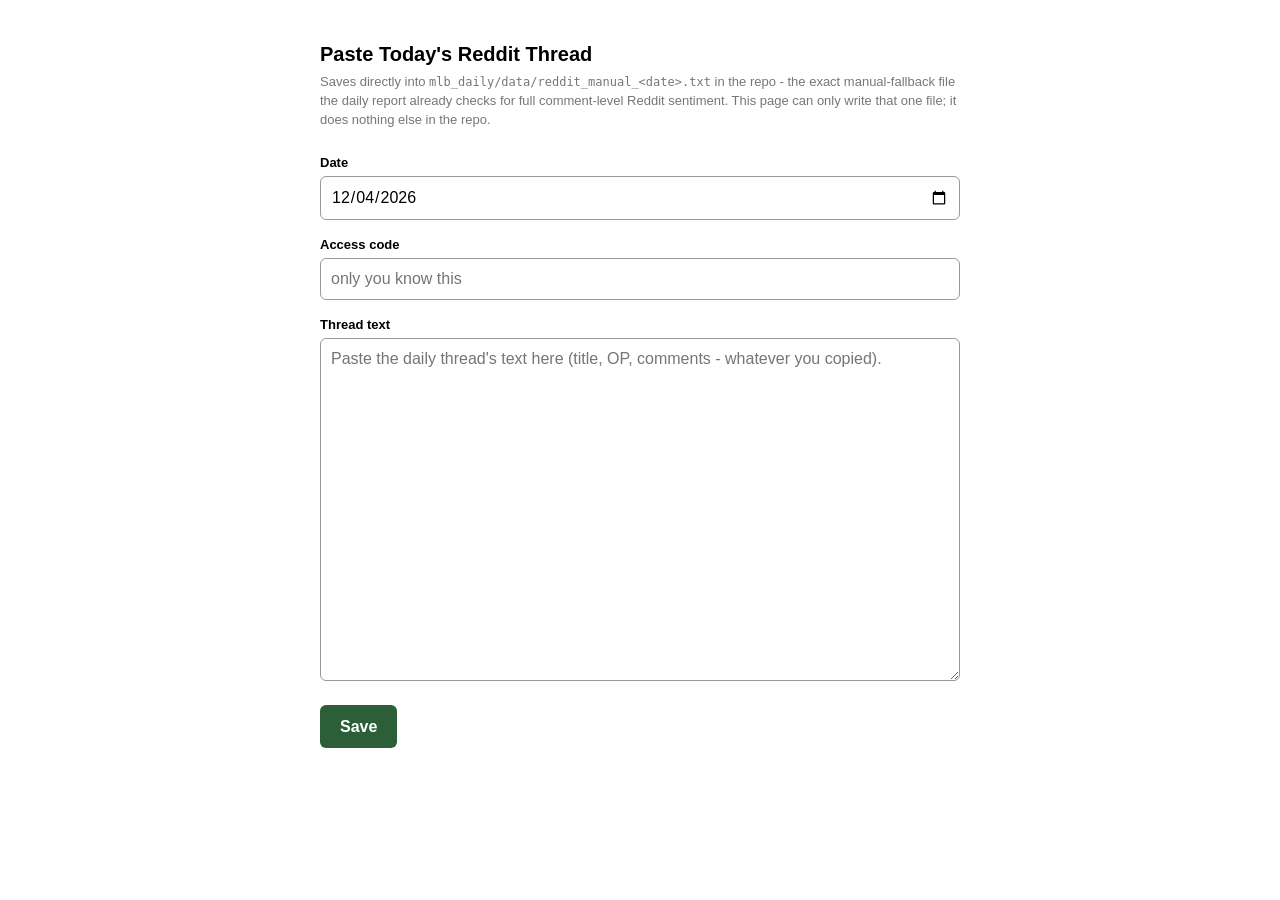
<file: docs/paste.html>
<!doctype html>
<html lang="en">
<head>
<meta charset="utf-8">
<meta name="viewport" content="width=device-width, initial-scale=1">
<title>Paste Reddit Thread</title>
<style>
  :root { color-scheme: light dark; }
  body { font-family: -apple-system, BlinkMacSystemFont, "Segoe UI", Roboto, sans-serif;
         max-width: 640px; margin: 40px auto; padding: 0 20px 60px; line-height: 1.45; }
  h1 { font-size: 20px; margin-bottom: 4px; }
  .hint { color: #777; font-size: 13px; margin-bottom: 24px; }
  .hint code { font-size: 12px; }
  label { display: block; font-weight: 600; font-size: 13px; margin: 16px 0 4px; }
  input, textarea { width: 100%; box-sizing: border-box; font: inherit; padding: 8px 10px;
    border: 1px solid #999; border-radius: 6px; background: transparent; color: inherit; }
  textarea { resize: vertical; }
  button { margin-top: 18px; padding: 10px 20px; font: inherit; font-weight: 600; border-radius: 6px;
    border: none; background: #2c5e38; color: #fff; cursor: pointer; }
  button:disabled { opacity: 0.6; cursor: default; }
  #status { margin-top: 14px; font-size: 14px; min-height: 1.2em; }
  #status.ok { color: #2c5e38; font-weight: 600; }
  #status.err { color: #a71930; font-weight: 600; }
</style>
</head>
<body>

<h1>Paste Today's Reddit Thread</h1>
<div class="hint">
  Saves directly into <code>mlb_daily/data/reddit_manual_&lt;date&gt;.txt</code> in the repo -
  the exact manual-fallback file the daily report already checks for full comment-level Reddit
  sentiment. This page can only write that one file; it does nothing else in the repo.
</div>

<label for="date">Date</label>
<input type="date" id="date">

<label for="password">Access code</label>
<input type="password" id="password" autocomplete="off" placeholder="only you know this">

<label for="text">Thread text</label>
<textarea id="text" rows="14" placeholder="Paste the daily thread's text here (title, OP, comments - whatever you copied)."></textarea>

<button id="save">Save</button>
<div id="status"></div>

<script>
  // Set this once, after deploying cf-worker/reddit-paste-worker.js - see that
  // file's header comment for exact deploy steps. Everything else on this page
  // is static; the Worker is the only thing that holds real GitHub write access.
  const WORKER_URL = "https://mlbpasteworker.meganfinn-rigney.workers.dev";

  const dateInput = document.getElementById("date");
  const passwordInput = document.getElementById("password");
  const textInput = document.getElementById("text");
  const statusEl = document.getElementById("status");
  const saveBtn = document.getElementById("save");

  // Default to today in US/Eastern, matching how the report itself dates the
  // slate - override the date field manually if pasting for a different day.
  dateInput.value = new Intl.DateTimeFormat("en-CA", { timeZone: "America/New_York" }).format(new Date());

  saveBtn.addEventListener("click", async () => {
    const password = passwordInput.value;
    const text = textInput.value;
    const date = dateInput.value;

    if (!password || !text.trim()) {
      statusEl.textContent = "Enter the access code and paste some text first.";
      statusEl.className = "err";
      return;
    }

    saveBtn.disabled = true;
    statusEl.textContent = "Saving…";
    statusEl.className = "";

    try {
      const res = await fetch(WORKER_URL, {
        method: "POST",
        headers: { "Content-Type": "application/json" },
        body: JSON.stringify({ password, text, date }),
      });
      const data = await res.json().catch(() => ({}));
      if (res.ok && data.ok) {
        statusEl.textContent = `Saved for ${data.date}.`;
        statusEl.className = "ok";
        textInput.value = "";
        passwordInput.value = "";
      } else {
        statusEl.textContent = "Save failed: " + (data.error || res.status);
        statusEl.className = "err";
      }
    } catch (e) {
      statusEl.textContent = "Save failed: could not reach the save service.";
      statusEl.className = "err";
    } finally {
      saveBtn.disabled = false;
    }
  });
</script>

</body>
</html>
</file>
